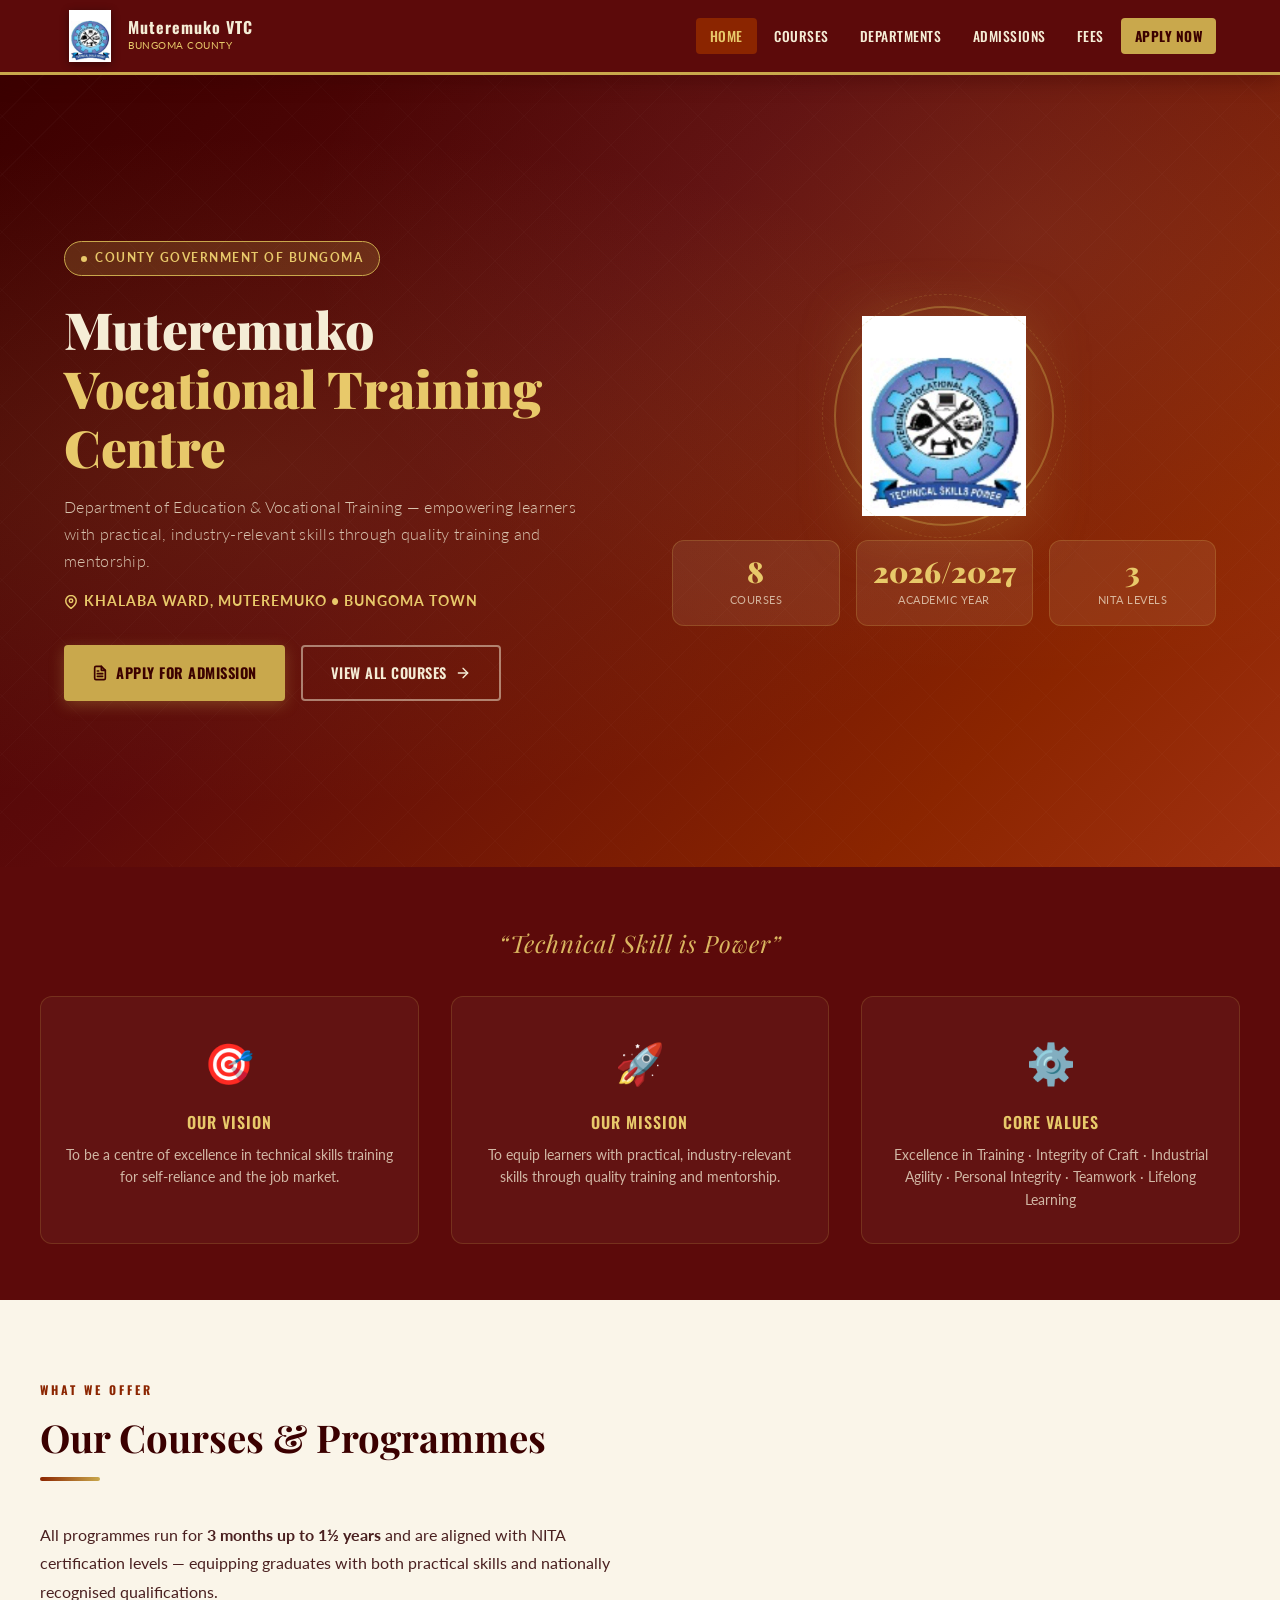
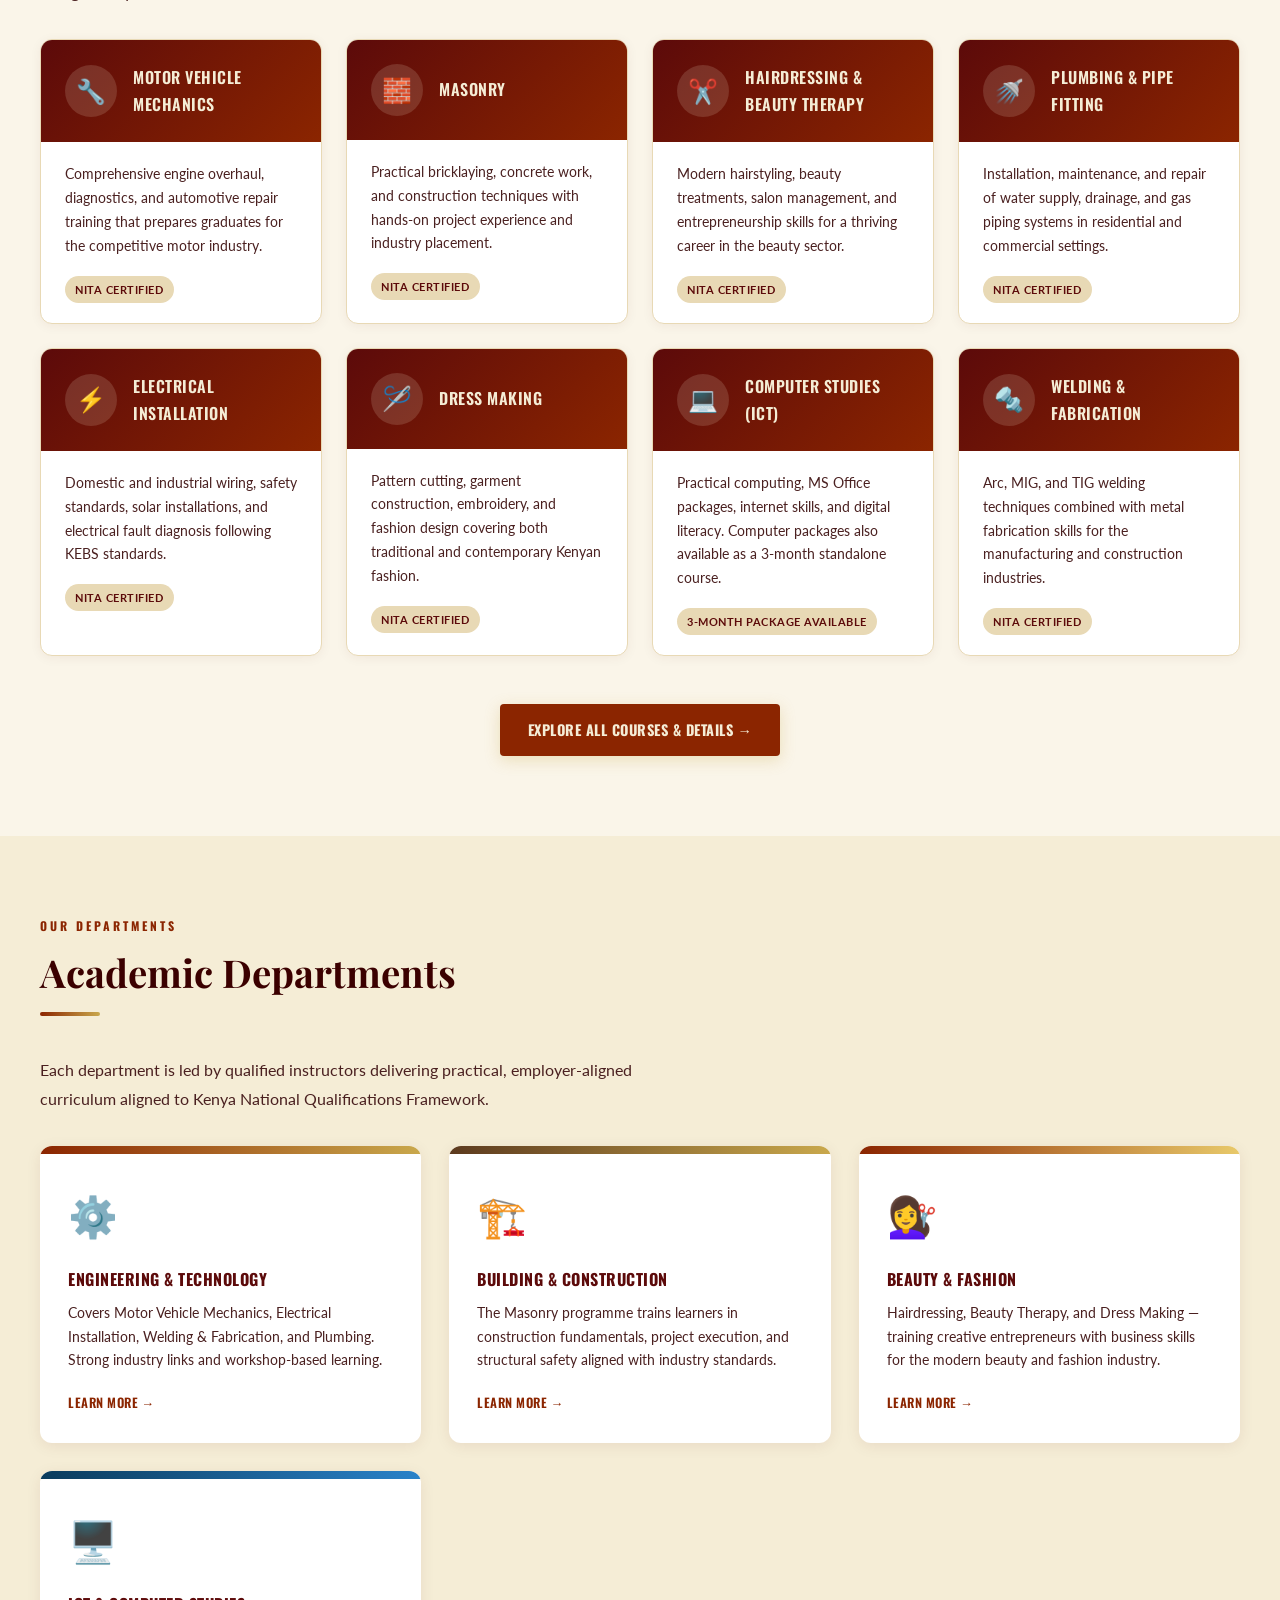
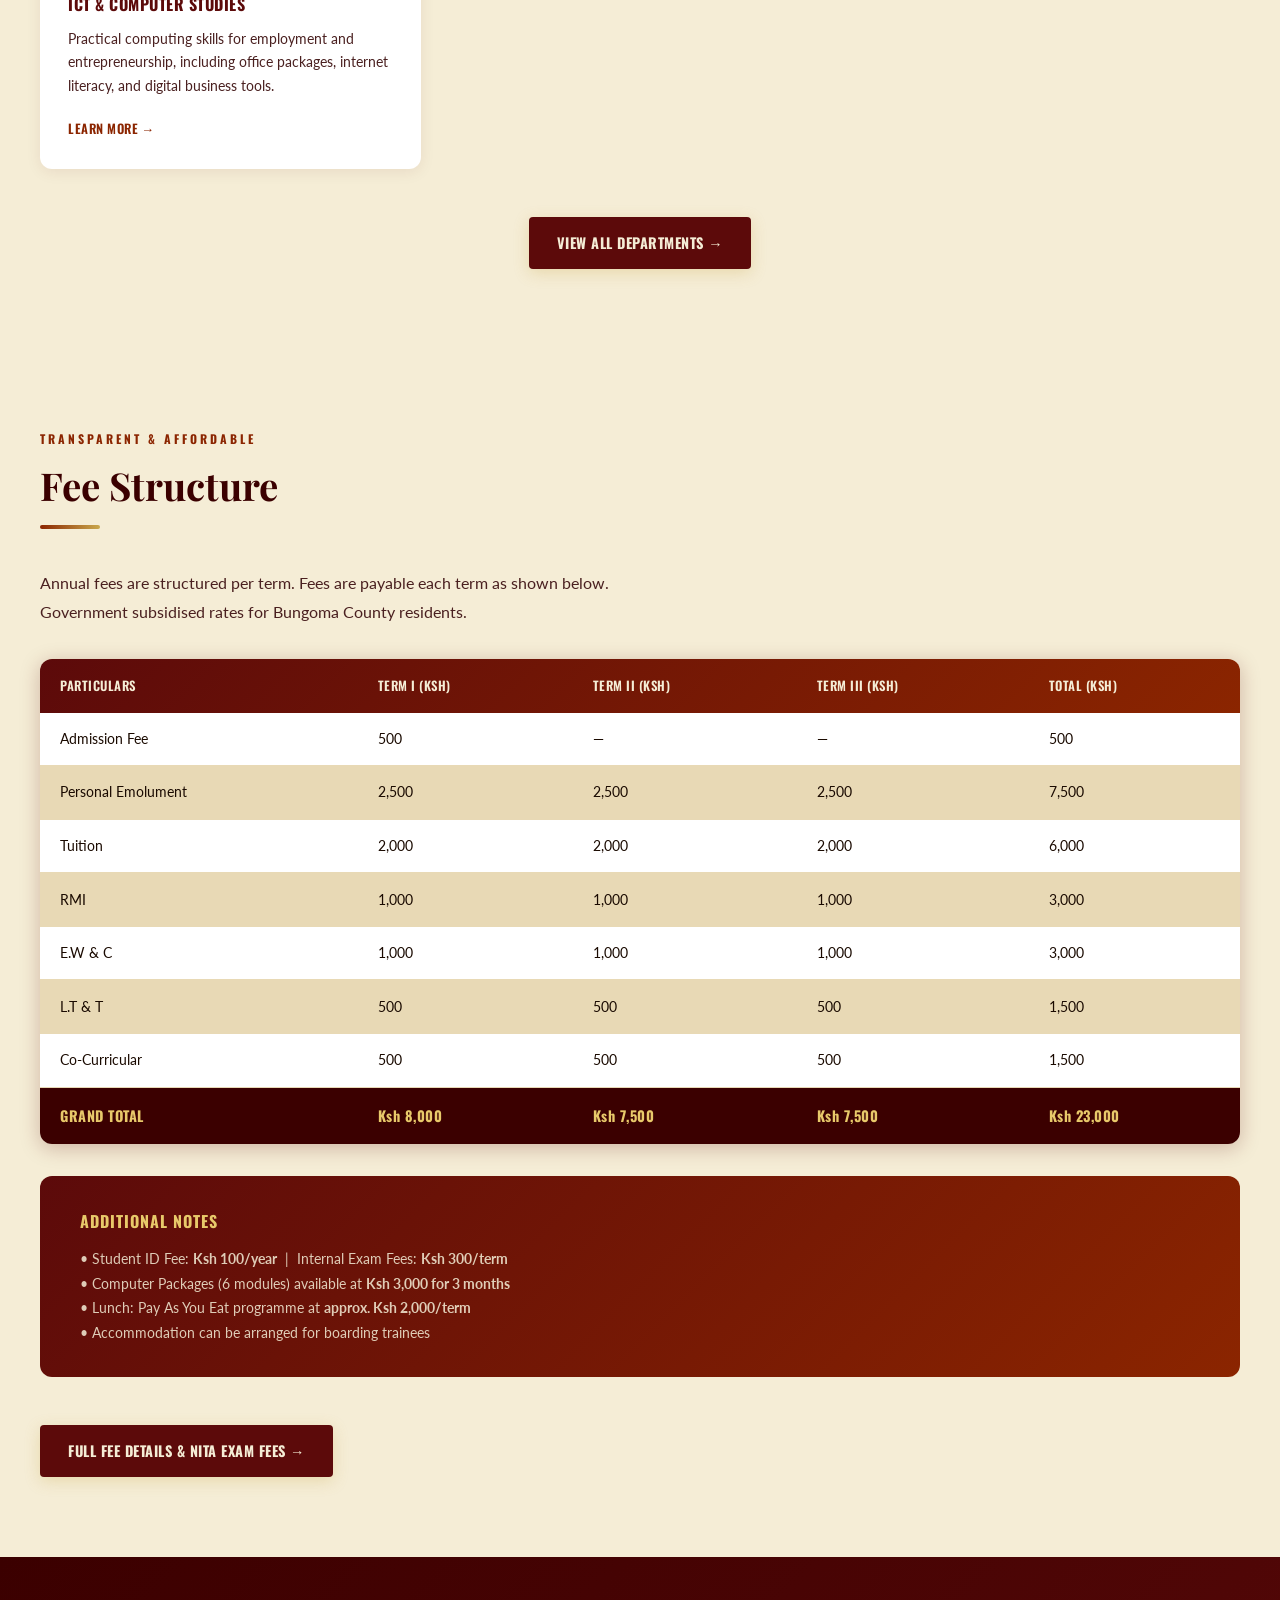
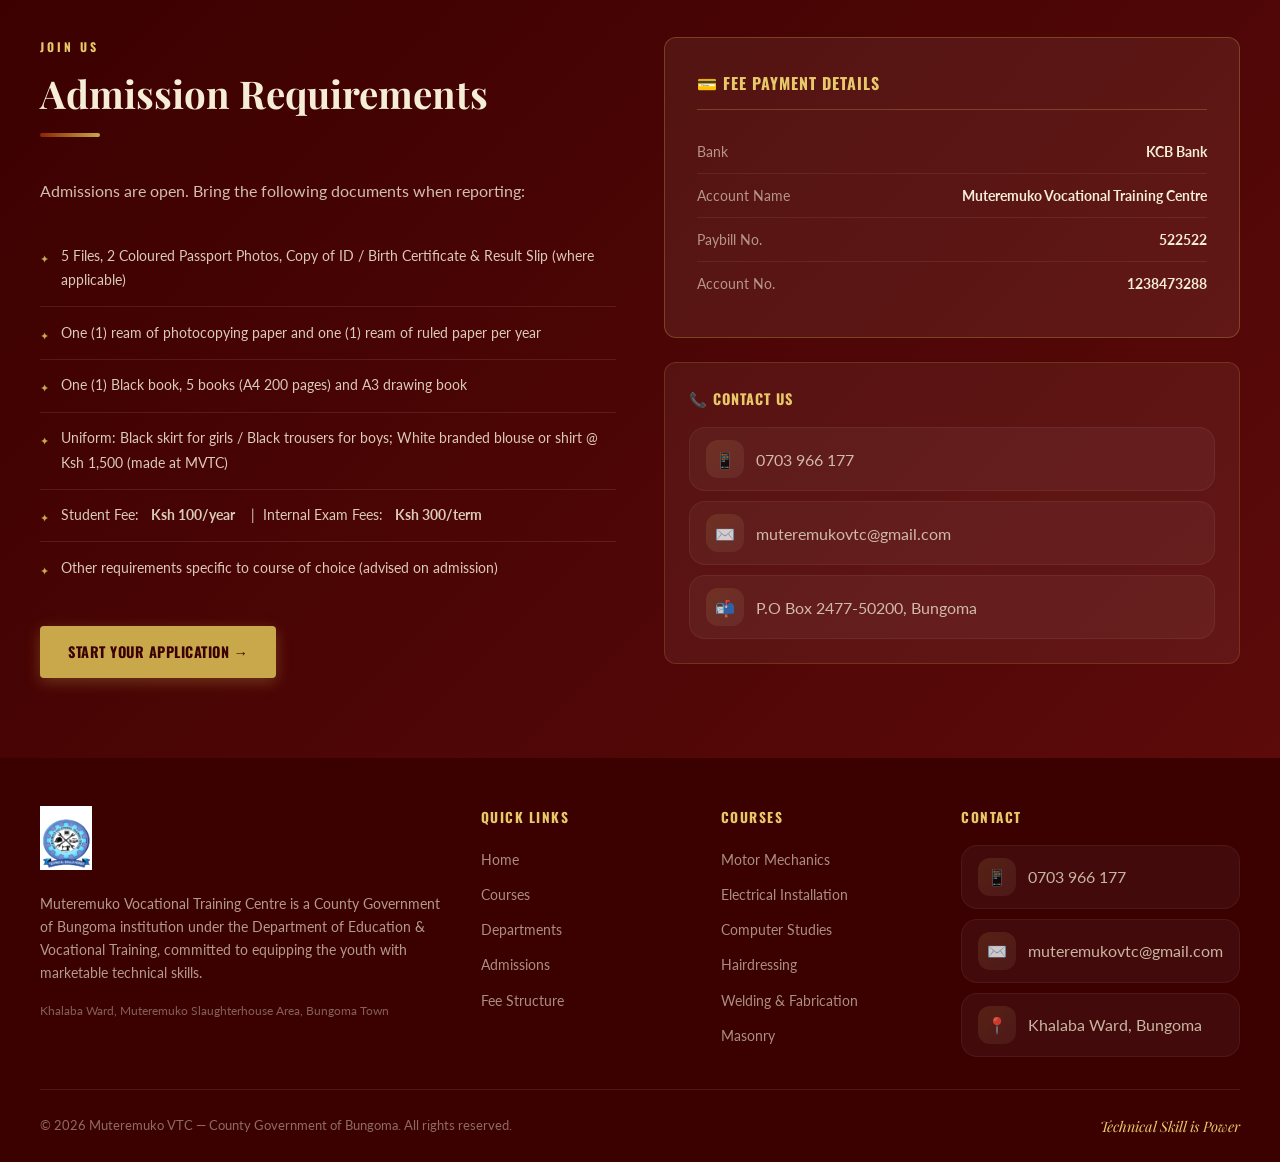
<file: index.html>
<!DOCTYPE html>
<html lang="en">
<head>
  <meta charset="UTF-8" />
  <meta name="viewport" content="width=device-width, initial-scale=1.0" />
  <title>Muteremuko VTC | Bungoma County – Technical Skills is Power</title>
  <meta name="description" content="Muteremuko Vocational Training Centre – Bungoma County's premier government vocational institution offering quality skills training in Motor Mechanics, Masonry, Hairdressing, Plumbing, ICT, and more.">
  <link rel="stylesheet" href="style.css" />
</head>
<body>

<!-- NAVBAR -->
<nav class="navbar" role="navigation" aria-label="Main Navigation">
  <div class="nav-container">
    <a href="index.html" class="nav-brand" aria-label="Muteremuko VTC Home">
      <img src="logo.jpeg" alt="Muteremuko VTC Logo" />
      <div class="nav-brand-text">
        <span class="nav-brand-name">Muteremuko VTC</span>
        <span class="nav-brand-sub">Bungoma County</span>
      </div>
    </a>
    <ul class="nav-links">
      <li><a href="index.html" class="active">Home</a></li>
      <li><a href="courses.html">Courses</a></li>
      <li><a href="departments.html">Departments</a></li>
      <li><a href="admissions.html">Admissions</a></li>
      <li><a href="fees.html">Fees</a></li>
      <li class="nav-cta"><a href="admissions.html">Apply Now</a></li>
    </ul>
    <button class="hamburger" aria-label="Toggle menu" aria-expanded="false">
      <span></span><span></span><span></span>
    </button>
  </div>
</nav>

<!-- HERO -->
<section class="hero" aria-label="Welcome Banner">
  <div class="hero-pattern" aria-hidden="true"></div>
  <div class="hero-content">
    <div class="hero-text">
      <div class="hero-badge">County Government of Bungoma</div>
      <h1 class="hero-title">
        Muteremuko<br>
        <span>Vocational Training Centre</span>
      </h1>
      <p class="hero-subtitle">
        Department of Education &amp; Vocational Training — empowering learners with practical, industry-relevant skills through quality training and mentorship.
      </p>
      <p class="hero-location">
        <svg width="14" height="14" viewBox="0 0 24 24" fill="none" stroke="currentColor" stroke-width="2.5" stroke-linecap="round" stroke-linejoin="round" aria-hidden="true"><path d="M21 10c0 7-9 13-9 13s-9-6-9-13a9 9 0 0118 0z"/><circle cx="12" cy="10" r="3"/></svg>
        Khalaba Ward, Muteremuko &bull; Bungoma Town
      </p>
      <div class="hero-actions">
        <a href="admissions.html" class="btn-primary">
          <svg width="16" height="16" viewBox="0 0 24 24" fill="none" stroke="currentColor" stroke-width="2.5" stroke-linecap="round" stroke-linejoin="round" aria-hidden="true"><path d="M14 2H6a2 2 0 00-2 2v16a2 2 0 002 2h12a2 2 0 002-2V8z"/><polyline points="14 2 14 8 20 8"/><line x1="16" y1="13" x2="8" y2="13"/><line x1="16" y1="17" x2="8" y2="17"/><polyline points="10 9 9 9 8 9"/></svg>
          Apply for Admission
        </a>
        <a href="courses.html" class="btn-secondary">
          View All Courses
          <svg width="16" height="16" viewBox="0 0 24 24" fill="none" stroke="currentColor" stroke-width="2" stroke-linecap="round" stroke-linejoin="round" aria-hidden="true"><line x1="5" y1="12" x2="19" y2="12"/><polyline points="12 5 19 12 12 19"/></svg>
        </a>
      </div>
    </div>
    <div class="hero-visual" aria-hidden="true">
      <div class="hero-logo-wrapper">
        <img src="logo.jpeg" alt="Muteremuko VTC Crest" />
      </div>
      <div class="hero-stats">
        <div class="stat-card">
          <div class="stat-number" data-count="8">0</div>
          <div class="stat-label">Courses</div>
        </div>
        <div class="stat-card">
          <div class="stat-number"><span class="auto-academic-year">2026/2027</span></div>
          <div class="stat-label">Academic Year</div>
        </div>
        <div class="stat-card">
          <div class="stat-number" data-count="3">0</div>
          <div class="stat-label">NITA Levels</div>
        </div>
      </div>
    </div>
  </div>
</section>

<!-- ABOUT STRIP -->
<div class="about-strip" aria-label="Our Mission and Values">
  <div class="about-strip-motto">“Technical Skill is Power”</div>
  <div class="about-strip-grid">
    <div class="about-strip-item reveal">
      <div class="about-strip-icon">🎯</div>
      <h3>Our Vision</h3>
      <p>To be a centre of excellence in technical skills training for self-reliance and the job market.</p>
    </div>
    <div class="about-strip-item reveal">
      <div class="about-strip-icon">🚀</div>
      <h3>Our Mission</h3>
      <p>To equip learners with practical, industry-relevant skills through quality training and mentorship.</p>
    </div>
    <div class="about-strip-item reveal">
      <div class="about-strip-icon">⚙️</div>
      <h3>Core Values</h3>
      <p>Excellence in Training · Integrity of Craft · Industrial Agility · Personal Integrity · Teamwork · Lifelong Learning</p>
    </div>
  </div>
</div>

<!-- COURSES SECTION -->
<section class="courses-section" id="courses" aria-labelledby="courses-heading">
  <div class="section-container">
    <p class="section-label reveal">What We Offer</p>
    <h2 class="section-title reveal" id="courses-heading">Our Courses &amp; Programmes</h2>
    <div class="section-divider reveal" aria-hidden="true"></div>
    <p class="section-intro reveal">
      All programmes run for <strong>3 months up to 1½ years</strong> and are aligned with NITA certification levels — equipping graduates with both practical skills and nationally recognised qualifications.
    </p>

    <div class="courses-grid">
      <a href="courses.html#motor-vehicle" class="course-card reveal">
        <div class="course-card-header">
          <div class="course-icon">🔧</div>
          <h3>Motor Vehicle Mechanics</h3>
        </div>
        <div class="course-card-body">
          <p>Comprehensive engine overhaul, diagnostics, and automotive repair training that prepares graduates for the competitive motor industry.</p>
          <span class="course-tag">NITA Certified</span>
        </div>
      </a>

      <a href="courses.html#masonry" class="course-card reveal">
        <div class="course-card-header">
          <div class="course-icon">🧱</div>
          <h3>Masonry</h3>
        </div>
        <div class="course-card-body">
          <p>Practical bricklaying, concrete work, and construction techniques with hands-on project experience and industry placement.</p>
          <span class="course-tag">NITA Certified</span>
        </div>
      </a>

      <a href="courses.html#hairdressing" class="course-card reveal">
        <div class="course-card-header">
          <div class="course-icon">✂️</div>
          <h3>Hairdressing &amp; Beauty Therapy</h3>
        </div>
        <div class="course-card-body">
          <p>Modern hairstyling, beauty treatments, salon management, and entrepreneurship skills for a thriving career in the beauty sector.</p>
          <span class="course-tag">NITA Certified</span>
        </div>
      </a>

      <a href="courses.html#plumbing" class="course-card reveal">
        <div class="course-card-header">
          <div class="course-icon">🚿</div>
          <h3>Plumbing &amp; Pipe Fitting</h3>
        </div>
        <div class="course-card-body">
          <p>Installation, maintenance, and repair of water supply, drainage, and gas piping systems in residential and commercial settings.</p>
          <span class="course-tag">NITA Certified</span>
        </div>
      </a>

      <a href="courses.html#electrical" class="course-card reveal">
        <div class="course-card-header">
          <div class="course-icon">⚡</div>
          <h3>Electrical Installation</h3>
        </div>
        <div class="course-card-body">
          <p>Domestic and industrial wiring, safety standards, solar installations, and electrical fault diagnosis following KEBS standards.</p>
          <span class="course-tag">NITA Certified</span>
        </div>
      </a>

      <a href="courses.html#dressmaking" class="course-card reveal">
        <div class="course-card-header">
          <div class="course-icon">🪡</div>
          <h3>Dress Making</h3>
        </div>
        <div class="course-card-body">
          <p>Pattern cutting, garment construction, embroidery, and fashion design covering both traditional and contemporary Kenyan fashion.</p>
          <span class="course-tag">NITA Certified</span>
        </div>
      </a>

      <a href="courses.html#ict" class="course-card reveal">
        <div class="course-card-header">
          <div class="course-icon">💻</div>
          <h3>Computer Studies (ICT)</h3>
        </div>
        <div class="course-card-body">
          <p>Practical computing, MS Office packages, internet skills, and digital literacy. Computer packages also available as a 3-month standalone course.</p>
          <span class="course-tag">3-Month Package Available</span>
        </div>
      </a>

      <a href="courses.html#welding" class="course-card reveal">
        <div class="course-card-header">
          <div class="course-icon">🔩</div>
          <h3>Welding &amp; Fabrication</h3>
        </div>
        <div class="course-card-body">
          <p>Arc, MIG, and TIG welding techniques combined with metal fabrication skills for the manufacturing and construction industries.</p>
          <span class="course-tag">NITA Certified</span>
        </div>
      </a>
    </div>

    <div class="courses-cta reveal">
      <a href="courses.html" class="btn-primary" style="background: var(--brick-red); color: var(--cream);">
        Explore All Courses &amp; Details →
      </a>
    </div>
  </div>
</section>

<!-- DEPARTMENTS PREVIEW -->
<section style="background: var(--cream); padding: 5rem 1.5rem;" aria-labelledby="dept-heading">
  <div class="section-container">
    <p class="section-label reveal">Our Departments</p>
    <h2 class="section-title reveal" id="dept-heading">Academic Departments</h2>
    <div class="section-divider reveal" aria-hidden="true"></div>
    <p class="section-intro reveal">Each department is led by qualified instructors delivering practical, employer-aligned curriculum aligned to Kenya National Qualifications Framework.</p>

    <div class="dept-grid">
      <a href="departments.html#engineering" class="dept-card reveal">
        <div class="dept-card-banner"></div>
        <div class="dept-card-body">
          <div class="dept-icon">⚙️</div>
          <h3>Engineering &amp; Technology</h3>
          <p>Covers Motor Vehicle Mechanics, Electrical Installation, Welding &amp; Fabrication, and Plumbing. Strong industry links and workshop-based learning.</p>
          <span class="dept-link">Learn More →</span>
        </div>
      </a>

      <a href="departments.html#construction" class="dept-card reveal">
        <div class="dept-card-banner" style="background: linear-gradient(to right, #5C3A1E, #C9A84C);"></div>
        <div class="dept-card-body">
          <div class="dept-icon">🏗️</div>
          <h3>Building &amp; Construction</h3>
          <p>The Masonry programme trains learners in construction fundamentals, project execution, and structural safety aligned with industry standards.</p>
          <span class="dept-link">Learn More →</span>
        </div>
      </a>

      <a href="departments.html#hospitality" class="dept-card reveal">
        <div class="dept-card-banner" style="background: linear-gradient(to right, #8B2500, #E8C96A);"></div>
        <div class="dept-card-body">
          <div class="dept-icon">💇‍♀️</div>
          <h3>Beauty &amp; Fashion</h3>
          <p>Hairdressing, Beauty Therapy, and Dress Making — training creative entrepreneurs with business skills for the modern beauty and fashion industry.</p>
          <span class="dept-link">Learn More →</span>
        </div>
      </a>

      <a href="departments.html#ict" class="dept-card reveal">
        <div class="dept-card-banner" style="background: linear-gradient(to right, #0A3B5C, #2A82C9);"></div>
        <div class="dept-card-body">
          <div class="dept-icon">🖥️</div>
          <h3>ICT &amp; Computer Studies</h3>
          <p>Practical computing skills for employment and entrepreneurship, including office packages, internet literacy, and digital business tools.</p>
          <span class="dept-link">Learn More →</span>
        </div>
      </a>
    </div>

    <div class="courses-cta reveal">
      <a href="departments.html" class="btn-primary" style="background: var(--maroon); color: var(--cream);">
        View All Departments →
      </a>
    </div>
  </div>
</section>

<!-- FEE SNAPSHOT -->
<section class="fees-section" id="fees" aria-labelledby="fees-heading">
  <div class="section-container">
    <p class="section-label reveal">Transparent &amp; Affordable</p>
    <h2 class="section-title reveal" id="fees-heading">Fee Structure</h2>
    <div class="section-divider reveal" aria-hidden="true"></div>
    <p class="section-intro reveal">Annual fees are structured per term. Fees are payable each term as shown below. Government subsidised rates for Bungoma County residents.</p>

    <div class="fee-table-wrapper reveal">
      <table class="fee-table" aria-label="Annual Fee Structure">
        <thead>
          <tr>
            <th>Particulars</th>
            <th>Term I (Ksh)</th>
            <th>Term II (Ksh)</th>
            <th>Term III (Ksh)</th>
            <th>Total (Ksh)</th>
          </tr>
        </thead>
        <tbody>
          <tr><td>Admission Fee</td><td>500</td><td>—</td><td>—</td><td>500</td></tr>
          <tr><td>Personal Emolument</td><td>2,500</td><td>2,500</td><td>2,500</td><td>7,500</td></tr>
          <tr><td>Tuition</td><td>2,000</td><td>2,000</td><td>2,000</td><td>6,000</td></tr>
          <tr><td>RMI</td><td>1,000</td><td>1,000</td><td>1,000</td><td>3,000</td></tr>
          <tr><td>E.W &amp; C</td><td>1,000</td><td>1,000</td><td>1,000</td><td>3,000</td></tr>
          <tr><td>L.T &amp; T</td><td>500</td><td>500</td><td>500</td><td>1,500</td></tr>
          <tr><td>Co-Curricular</td><td>500</td><td>500</td><td>500</td><td>1,500</td></tr>
        </tbody>
        <tfoot>
          <tr>
            <td>GRAND TOTAL</td>
            <td>Ksh 8,000</td>
            <td>Ksh 7,500</td>
            <td>Ksh 7,500</td>
            <td>Ksh 23,000</td>
          </tr>
        </tfoot>
      </table>
    </div>

    <div style="margin-top: 1.5rem;" class="reveal">
      <div class="highlight-box">
        <h3>Additional Notes</h3>
        <p>
          • Student ID Fee: <strong>Ksh 100/year</strong> &nbsp;|&nbsp; Internal Exam Fees: <strong>Ksh 300/term</strong><br>
          • Computer Packages (6 modules) available at <strong>Ksh 3,000 for 3 months</strong><br>
          • Lunch: Pay As You Eat programme at <strong>approx. Ksh 2,000/term</strong><br>
          • Accommodation can be arranged for boarding trainees
        </p>
      </div>
    </div>

    <div class="courses-cta reveal" style="text-align: left;">
      <a href="fees.html" class="btn-primary" style="background: var(--maroon); color: var(--cream);">Full Fee Details &amp; NITA Exam Fees →</a>
    </div>
  </div>
</section>

<!-- ADMISSION CTA -->
<section class="admission-section" id="admissions" aria-labelledby="admissions-heading">
  <div class="section-container">
    <div style="display: grid; grid-template-columns: 1fr 1fr; gap: 3rem; align-items: start;">
      <div>
        <p class="section-label reveal">Join Us</p>
        <h2 class="section-title reveal" id="admissions-heading">Admission Requirements</h2>
        <div class="section-divider reveal" aria-hidden="true"></div>
        <p class="section-intro reveal">Admissions are open. Bring the following documents when reporting:</p>

        <ul class="req-list reveal" style="margin-top: 1.5rem;">
          <li>5 Files, 2 Coloured Passport Photos, Copy of ID / Birth Certificate &amp; Result Slip (where applicable)</li>
          <li>One (1) ream of photocopying paper and one (1) ream of ruled paper per year</li>
          <li>One (1) Black book, 5 books (A4 200 pages) and A3 drawing book</li>
          <li>Uniform: Black skirt for girls / Black trousers for boys; White branded blouse or shirt @ Ksh 1,500 (made at MVTC)</li>
          <li>Student Fee: <strong>Ksh 100/year</strong> &nbsp;|&nbsp; Internal Exam Fees: <strong>Ksh 300/term</strong></li>
          <li>Other requirements specific to course of choice (advised on admission)</li>
        </ul>

        <div style="margin-top: 2rem;" class="reveal">
          <a href="admissions.html" class="btn-primary">Start Your Application →</a>
        </div>
      </div>
      <div class="reveal">
        <div class="bank-details">
          <h3>💳 Fee Payment Details</h3>
          <div class="bank-row"><span class="bank-label">Bank</span><span class="bank-value">KCB Bank</span></div>
          <div class="bank-row"><span class="bank-label">Account Name</span><span class="bank-value">Muteremuko Vocational Training Centre</span></div>
          <div class="bank-row"><span class="bank-label">Paybill No.</span><span class="bank-value">522522</span></div>
          <div class="bank-row"><span class="bank-label">Account No.</span><span class="bank-value">1238473288</span></div>
        </div>

        <div style="margin-top: 1.5rem; background: rgba(245,237,214,0.06); border: 1px solid rgba(201,168,76,0.2); border-radius: 12px; padding: 1.5rem;">
          <h3 style="font-family: var(--font-heading); color: var(--gold-light); text-transform: uppercase; font-size: 0.9rem; letter-spacing: 1px; margin-bottom: 1rem;">📞 Contact Us</h3>
          <div class="footer-contact-list">
            <a href="https://wa.me/2540703966177" target="_blank" class="footer-contact-item">
              <span class="footer-icon">📱</span>
              <span>0703 966 177</span>
            </a>
            <a href="https://mail.google.com/mail/?view=cm&to=muteremukovtc@gmail.com" target="_blank" class="footer-contact-item">
              <span class="footer-icon">✉️</span>
              <span>muteremukovtc@gmail.com</span>
            </a>
            <a href="https://www.google.com/maps/search/?api=1&query=Muteremuko+VTC+Bungoma" target="_blank" class="footer-contact-item">
              <span class="footer-icon">📬</span>
              <span>P.O Box 2477-50200, Bungoma</span>
            </a>
          </div>
        </div>
      </div>
    </div>
  </div>
</section>

<!-- FOOTER -->
<footer>
  <div class="footer-grid">
    <div class="footer-brand">
      <img src="logo.jpeg" alt="Muteremuko VTC Logo" />
      <p>
        Muteremuko Vocational Training Centre is a County Government of Bungoma institution under the Department of Education &amp; Vocational Training, committed to equipping the youth with marketable technical skills.
      </p>
      <p style="margin-top: 1rem; color: rgba(245,237,214,0.4); font-size: 0.75rem;">
        Khalaba Ward, Muteremuko Slaughterhouse Area, Bungoma Town
      </p>
    </div>
    <div class="footer-col">
      <h4>Quick Links</h4>
      <ul>
        <li><a href="index.html">Home</a></li>
        <li><a href="courses.html">Courses</a></li>
        <li><a href="departments.html">Departments</a></li>
        <li><a href="admissions.html">Admissions</a></li>
        <li><a href="fees.html">Fee Structure</a></li>
      </ul>
    </div>
    <div class="footer-col">
      <h4>Courses</h4>
      <ul>
        <li><a href="courses.html#motor-vehicle">Motor Mechanics</a></li>
        <li><a href="courses.html#electrical">Electrical Installation</a></li>
        <li><a href="courses.html#ict">Computer Studies</a></li>
        <li><a href="courses.html#hairdressing">Hairdressing</a></li>
        <li><a href="courses.html#welding">Welding &amp; Fabrication</a></li>
        <li><a href="courses.html#masonry">Masonry</a></li>
      </ul>
    </div>
    <div class="footer-col">
      <h4>Contact</h4>
      <div class="footer-contact-list">
        <a href="https://wa.me/2540703966177" target="_blank" class="footer-contact-item">
          <span class="footer-icon">📱</span>
          <span>0703 966 177</span>
        </a>
        <a href="https://mail.google.com/mail/?view=cm&to=muteremukovtc@gmail.com" target="_blank" class="footer-contact-item">
          <span class="footer-icon">✉️</span>
          <span>muteremukovtc@gmail.com</span>
        </a>
        <a href="https://www.google.com/maps/search/?api=1&query=Muteremuko+VTC+Bungoma" target="_blank" class="footer-contact-item">
          <span class="footer-icon">📍</span>
          <span>Khalaba Ward, Bungoma</span>
        </a>
      </div>
    </div>
  </div>
  <div class="footer-bottom">
    <p>&copy; <span class="auto-year">2026</span> Muteremuko VTC &mdash; County Government of Bungoma. All rights reserved.</p>
    <p class="footer-motto">Technical Skill is Power</p>
  </div>
</footer>

<!-- Back to Top -->
<button class="back-to-top" aria-label="Back to top">&#8593;</button>

<script src="main.js"></script>
</body>
</html>
</file>
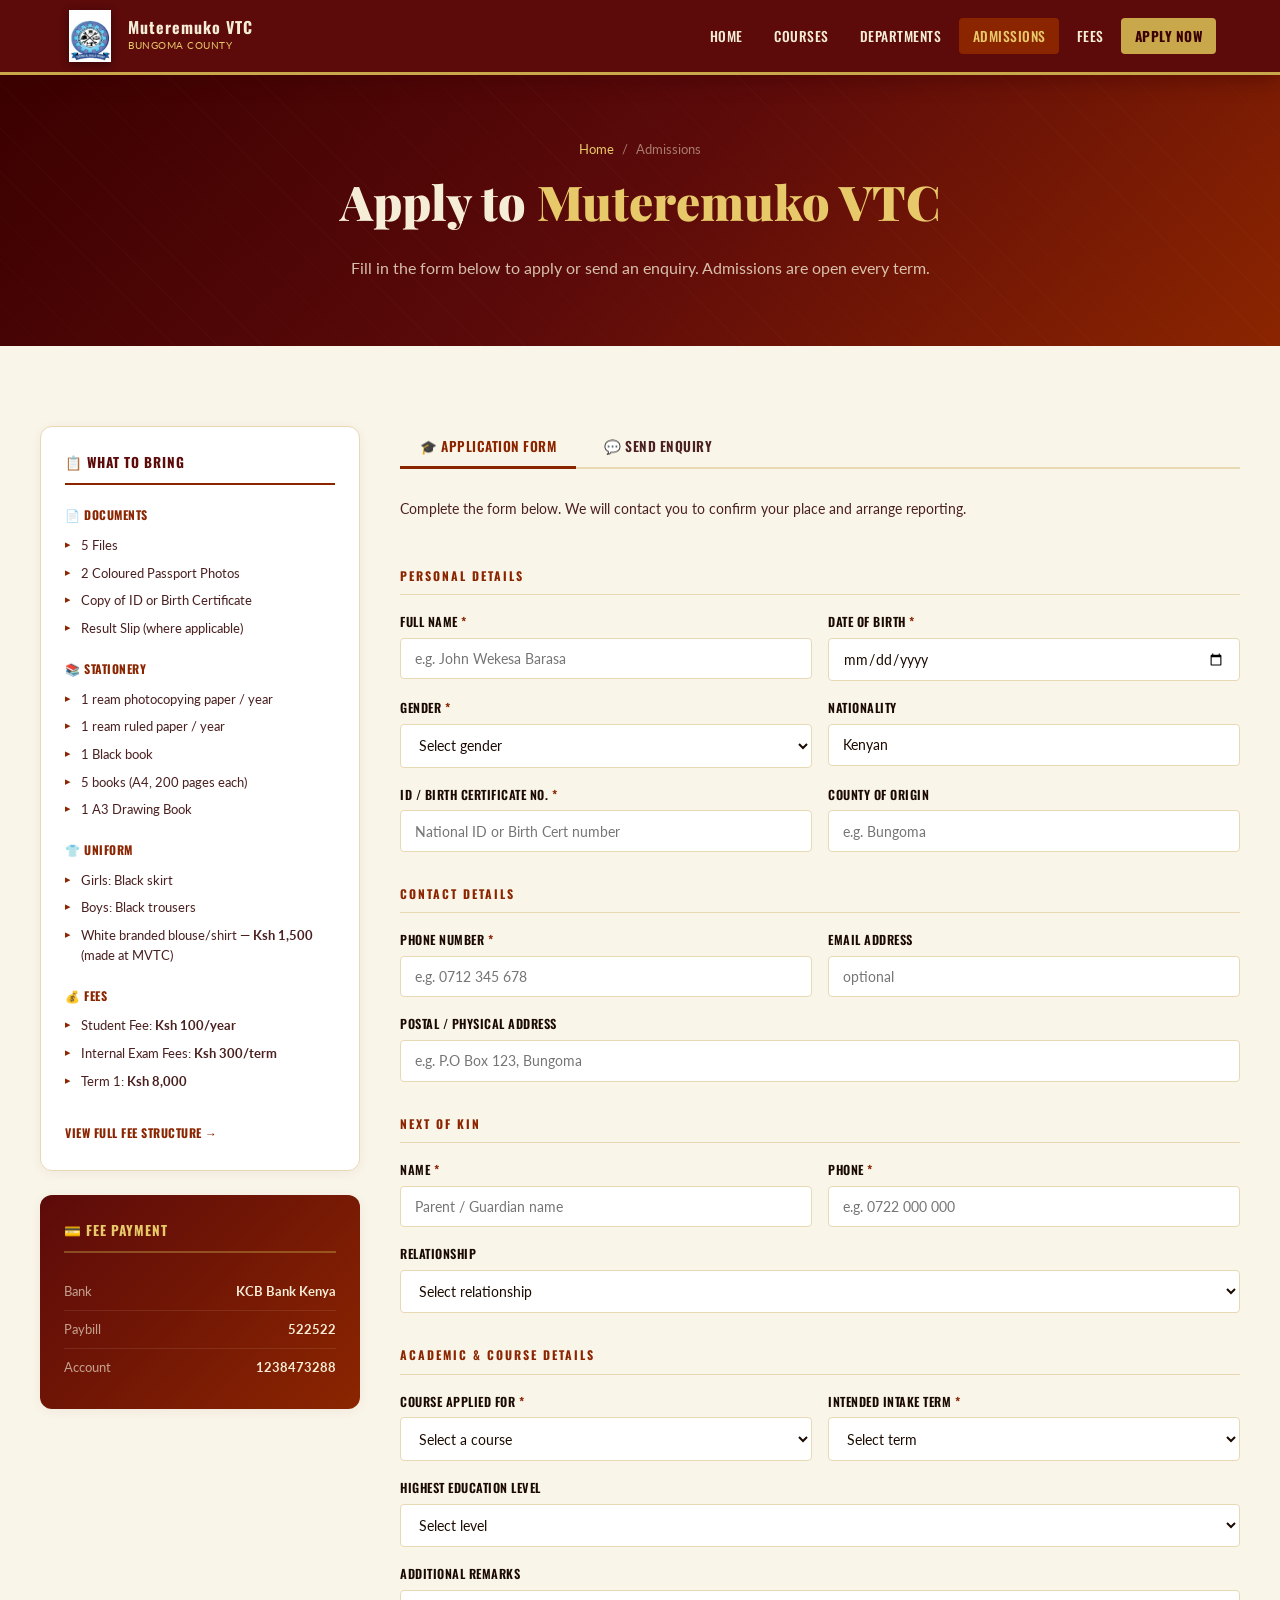
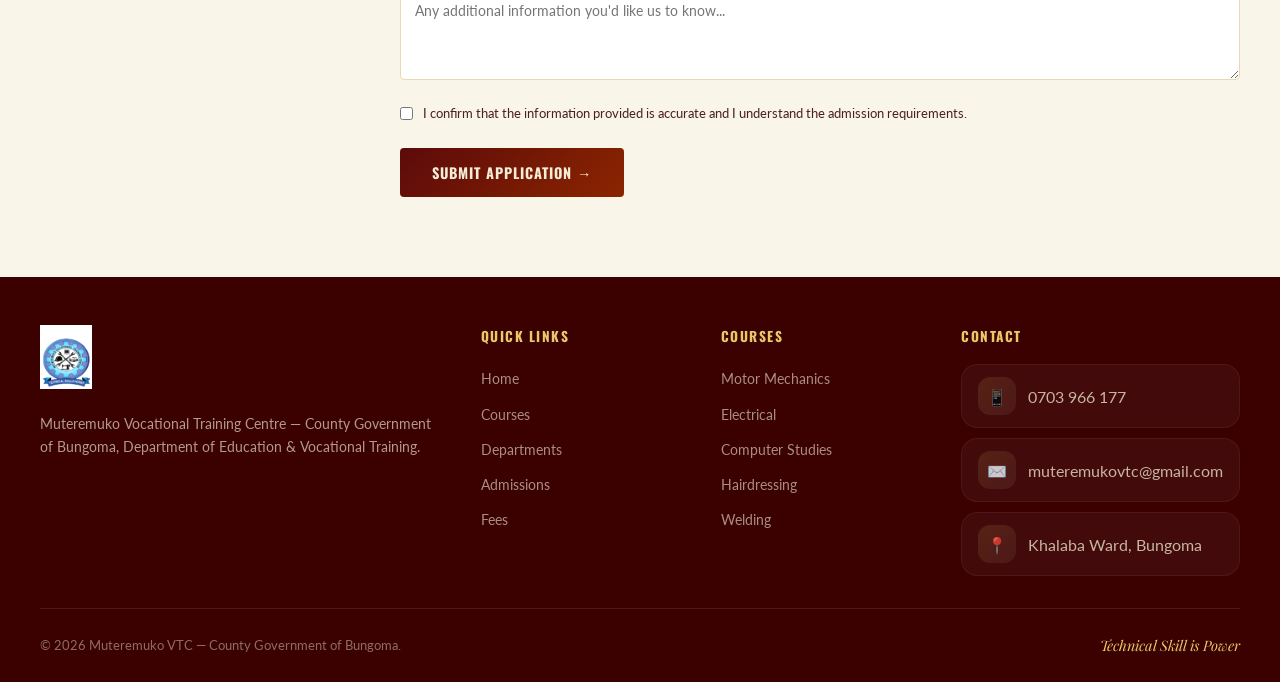
<file: admissions.html>
<!DOCTYPE html>
<html lang="en">
<head>
  <meta charset="UTF-8" />
  <meta name="viewport" content="width=device-width, initial-scale=1.0" />
  <title>Admissions | Muteremuko VTC – Bungoma County</title>
  <meta name="description" content="Apply to Muteremuko VTC. Fill in the admission form or send an enquiry online.">
  <link rel="stylesheet" href="style.css" />
</head>
<body>

<nav class="navbar" role="navigation">
  <div class="nav-container">
    <a href="index.html" class="nav-brand">
      <img src="logo.jpeg" alt="Muteremuko VTC Logo" />
      <div class="nav-brand-text">
        <span class="nav-brand-name">Muteremuko VTC</span>
        <span class="nav-brand-sub">Bungoma County</span>
      </div>
    </a>
    <ul class="nav-links">
      <li><a href="index.html">Home</a></li>
      <li><a href="courses.html">Courses</a></li>
      <li><a href="departments.html">Departments</a></li>
      <li><a href="admissions.html" class="active">Admissions</a></li>
      <li><a href="fees.html">Fees</a></li>
      <li class="nav-cta"><a href="admissions.html">Apply Now</a></li>
    </ul>
    <button class="hamburger" aria-label="Toggle menu"><span></span><span></span><span></span></button>
  </div>
</nav>

<div class="page-hero">
  <div class="page-hero-content">
    <div class="breadcrumb"><a href="index.html">Home</a> <span>/</span> <span>Admissions</span></div>
    <h1>Apply to <span>Muteremuko VTC</span></h1>
    <p>Fill in the form below to apply or send an enquiry. Admissions are open every term.</p>
  </div>
</div>

<section class="page-section">
  <div class="section-container">

    <div class="adm-layout">

      <!-- LEFT: Requirements sidebar -->
      <aside class="adm-sidebar reveal">

        <div class="adm-req-box">
          <h3>📋 What to Bring</h3>
          <div class="adm-req-group">
            <h4>📄 Documents</h4>
            <ul>
              <li>5 Files</li>
              <li>2 Coloured Passport Photos</li>
              <li>Copy of ID or Birth Certificate</li>
              <li>Result Slip (where applicable)</li>
            </ul>
          </div>
          <div class="adm-req-group">
            <h4>📚 Stationery</h4>
            <ul>
              <li>1 ream photocopying paper / year</li>
              <li>1 ream ruled paper / year</li>
              <li>1 Black book</li>
              <li>5 books (A4, 200 pages each)</li>
              <li>1 A3 Drawing Book</li>
            </ul>
          </div>
          <div class="adm-req-group">
            <h4>👕 Uniform</h4>
            <ul>
              <li>Girls: Black skirt</li>
              <li>Boys: Black trousers</li>
              <li>White branded blouse/shirt — <strong>Ksh 1,500</strong> (made at MVTC)</li>
            </ul>
          </div>
          <div class="adm-req-group">
            <h4>💰 Fees</h4>
            <ul>
              <li>Student Fee: <strong>Ksh 100/year</strong></li>
              <li>Internal Exam Fees: <strong>Ksh 300/term</strong></li>
              <li>Term 1: <strong>Ksh 8,000</strong></li>
            </ul>
          </div>
          <a href="fees.html" class="adm-req-link">View full fee structure →</a>
        </div>

        <div class="adm-req-box adm-payment-box">
          <h3>💳 Fee Payment</h3>
          <div class="adm-pay-row"><span>Bank</span><strong>KCB Bank Kenya</strong></div>
          <div class="adm-pay-row"><span>Paybill</span><strong>522522</strong></div>
          <div class="adm-pay-row"><span>Account</span><strong>1238473288</strong></div>
        </div>

      </aside>

      <!-- RIGHT: Forms -->
      <div class="adm-forms">

        <!-- Tabs -->
        <div class="adm-tabs">
          <button class="adm-tab active" data-tab="apply">🎓 Application Form</button>
          <button class="adm-tab" data-tab="enquiry">💬 Send Enquiry</button>
        </div>

        <!-- APPLICATION FORM -->
        <div class="adm-form-panel active" id="tab-apply">
          <p class="adm-form-intro">Complete the form below. We will contact you to confirm your place and arrange reporting.</p>
            <input type="hidden" name="_subject" value="New Admission Application – Muteremuko VTC" />

            <!-- APPLICATION SUMMARY (shown after submit) -->
          <div class="app-summary" id="app-summary" style="display:none;">
            <div class="app-summary-header">
              <span class="app-summary-icon">🎓</span>
              <div>
                <div class="app-summary-title">Application Submitted!</div>
                <div class="app-summary-sub">Please complete your admission fee payment below.</div>
              </div>
            </div>
            <div class="app-summary-body">
              <div class="app-summary-row"><span>Name</span><strong id="sum-name">—</strong></div>
              <div class="app-summary-row"><span>Course</span><strong id="sum-course">—</strong></div>
              <div class="app-summary-row"><span>Intake</span><strong id="sum-intake">—</strong></div>
              <div class="app-summary-row"><span>Phone</span><strong id="sum-phone">—</strong></div>
              <div class="app-summary-row app-summary-ref"><span>Application ID</span><strong id="sum-ref">—</strong></div>
            </div>

            <div class="app-payment-step">
              <div class="app-payment-label">💳 Step 2 — Pay Admission Fee</div>
              <div class="app-payment-amount">Ksh 500 <span>Admission Fee</span></div>

              <!-- Payment method selector -->
              <div class="pay-method-tabs">
                <button type="button" class="pay-method-btn active" data-method="mpesa">📱 M-Pesa</button>
                <button type="button" class="pay-method-btn" data-method="kcb">🏦 KCB Paybill</button>
              </div>

              <!-- M-Pesa panel -->
              <div class="pay-panel active" id="pay-mpesa">
                <div class="kcb-payment-card">
                  <div class="kcb-bank-header" style="background:linear-gradient(135deg,#4CAF50,#2e7d32);">
                    <span class="kcb-logo">📱</span>
                    <div>
                      <div class="kcb-bank-name">M-Pesa</div>
                      <div class="kcb-bank-sub">Send Money directly to MVTC</div>
                    </div>
                  </div>
                  <div class="kcb-details">
                    <div class="kcb-row">
                      <span>Send to Number</span>
                      <strong class="kcb-val">0703 966 177</strong>
                      <button type="button" class="kcb-copy-btn" data-copy="0703966177">Copy</button>
                    </div>
                    <div class="kcb-row"><span>Amount</span><strong class="kcb-val">Ksh 500</strong></div>
                  </div>
                  <div class="kcb-instructions">
                    <div class="kcb-step"><span>1</span> Go to M-Pesa → Send Money</div>
                    <div class="kcb-step"><span>2</span> Enter number: <strong>0703 966 177</strong></div>
                    <div class="kcb-step"><span>3</span> Amount: <strong>Ksh 500</strong> → Enter PIN → Send</div>
                    <div class="kcb-step"><span>4</span> Copy the <strong>M-Pesa confirmation code</strong> from the SMS you receive and paste it below</div>
                  </div>
                </div>
              </div>

              <!-- KCB Paybill panel -->
              <div class="pay-panel" id="pay-kcb">
                <div class="kcb-payment-card">
                  <div class="kcb-bank-header">
                    <span class="kcb-logo">🏦</span>
                    <div>
                      <div class="kcb-bank-name">KCB Bank Kenya — Paybill</div>
                      <div class="kcb-bank-sub">Muteremuko Vocational Training Centre</div>
                    </div>
                  </div>
                  <div class="kcb-details">
                    <div class="kcb-row">
                      <span>Paybill Number</span>
                      <strong class="kcb-val">522522</strong>
                      <button type="button" class="kcb-copy-btn" data-copy="522522">Copy</button>
                    </div>
                    <div class="kcb-row">
                      <span>Account Number</span>
                      <strong class="kcb-val">1238473288</strong>
                      <button type="button" class="kcb-copy-btn" data-copy="1238473288">Copy</button>
                    </div>
                    <div class="kcb-row"><span>Amount</span><strong class="kcb-val">Ksh 500</strong></div>
                  </div>
                  <div class="kcb-instructions">
                    <div class="kcb-step"><span>1</span> Go to M-Pesa → Lipa na M-Pesa → Pay Bill</div>
                    <div class="kcb-step"><span>2</span> Business No: <strong>522522</strong></div>
                    <div class="kcb-step"><span>3</span> Account No: <strong>1238473288</strong></div>
                    <div class="kcb-step"><span>4</span> Amount: <strong>Ksh 500</strong> → Enter PIN → Send</div>
                    <div class="kcb-step"><span>5</span> Copy the <strong>M-Pesa confirmation code</strong> from the SMS and paste it below</div>
                  </div>
                </div>
              </div>

              <!-- Confirmation code submission -->
              <div class="pay-confirm-form">
                <label class="pay-confirm-label" for="pay-confirm-code">📋 Paste M-Pesa Confirmation Code <span class="req-star">*</span></label>
                <textarea id="pay-confirm-code" class="pay-confirm-input" placeholder="Paste your M-Pesa confirmation message here..."></textarea>
                <p class="pay-confirm-hint">This is the code in the SMS sent to your phone after payment. We will use it to verify your payment.</p>
                <button type="button" class="adm-submit-btn" id="pay-submit-btn">Submit Payment Confirmation →</button>
              </div>

              <!-- Payment confirmed card (shown after confirmation submitted) -->
              <div class="pay-done-card" id="pay-done-card" style="display:none;">
                <div class="pay-done-icon">🎉</div>
                <div class="pay-done-title">Payment Confirmation Received!</div>
                <p class="pay-done-msg">Your confirmation code has been sent to MVTC. We will verify your payment and contact you within <strong>1 business day</strong> to confirm your admission.</p>
                <div class="pay-done-contacts">
                  <a href="https://wa.me/2540703966177" target="_blank" class="kcb-whatsapp-btn">📲 Follow up on WhatsApp</a>
                  <a href="mailto:muteremukovtc@gmail.com" class="kcb-new-app-btn" style="text-decoration:none;display:inline-flex;align-items:center;">✉️ Email Us</a>
                </div>
              </div>

              <button type="button" class="kcb-new-app-btn" id="new-app-btn" style="margin-top:1.25rem;">Submit Another Application</button>
            </div>
          </div>

          <form class="adm-form" id="adm-main-form">

            <div class="form-section-label">Personal Details</div>
            <div class="form-row">
              <div class="form-group">
                <label for="full-name">Full Name <span class="req-star">*</span></label>
                <input type="text" id="full-name" name="full_name" placeholder="e.g. John Wekesa Barasa" required />
              </div>
              <div class="form-group">
                <label for="dob">Date of Birth <span class="req-star">*</span></label>
                <input type="date" id="dob" name="date_of_birth" required />
              </div>
            </div>
            <div class="form-row">
              <div class="form-group">
                <label for="gender">Gender <span class="req-star">*</span></label>
                <select id="gender" name="gender" required>
                  <option value="" disabled selected>Select gender</option>
                  <option>Male</option>
                  <option>Female</option>
                </select>
              </div>
              <div class="form-group">
                <label for="nationality">Nationality</label>
                <input type="text" id="nationality" name="nationality" placeholder="e.g. Kenyan" value="Kenyan" />
              </div>
            </div>
            <div class="form-row">
              <div class="form-group">
                <label for="id-number">ID / Birth Certificate No. <span class="req-star">*</span></label>
                <input type="text" id="id-number" name="id_number" placeholder="National ID or Birth Cert number" required />
              </div>
              <div class="form-group">
                <label for="county">County of Origin</label>
                <input type="text" id="county" name="county" placeholder="e.g. Bungoma" />
              </div>
            </div>

            <div class="form-section-label">Contact Details</div>
            <div class="form-row">
              <div class="form-group">
                <label for="phone">Phone Number <span class="req-star">*</span></label>
                <input type="tel" id="phone" name="phone" placeholder="e.g. 0712 345 678" required />
              </div>
              <div class="form-group">
                <label for="email">Email Address</label>
                <input type="email" id="email" name="email" placeholder="optional" />
              </div>
            </div>
            <div class="form-group">
              <label for="address">Postal / Physical Address</label>
              <input type="text" id="address" name="address" placeholder="e.g. P.O Box 123, Bungoma" />
            </div>

            <div class="form-section-label">Next of Kin</div>
            <div class="form-row">
              <div class="form-group">
                <label for="kin-name">Name <span class="req-star">*</span></label>
                <input type="text" id="kin-name" name="kin_name" placeholder="Parent / Guardian name" required />
              </div>
              <div class="form-group">
                <label for="kin-phone">Phone <span class="req-star">*</span></label>
                <input type="tel" id="kin-phone" name="kin_phone" placeholder="e.g. 0722 000 000" required />
              </div>
            </div>
            <div class="form-group">
              <label for="kin-relation">Relationship</label>
              <select id="kin-relation" name="kin_relation">
                <option value="" disabled selected>Select relationship</option>
                <option>Parent</option>
                <option>Guardian</option>
                <option>Sibling</option>
                <option>Spouse</option>
                <option>Other</option>
              </select>
            </div>

            <div class="form-section-label">Academic &amp; Course Details</div>
            <div class="form-row">
              <div class="form-group">
                <label for="course">Course Applied For <span class="req-star">*</span></label>
                <select id="course" name="course" required>
                  <option value="" disabled selected>Select a course</option>
                  <option>Motor Vehicle Mechanics</option>
                  <option>Masonry</option>
                  <option>Hairdressing &amp; Beauty Therapy</option>
                  <option>Plumbing &amp; Pipe Fitting</option>
                  <option>Electrical Installation</option>
                  <option>Dress Making</option>
                  <option>Computer Studies (ICT)</option>
                  <option>Welding &amp; Fabrication</option>
                  <option>Computer Packages (3 months)</option>
                </select>
              </div>
              <div class="form-group">
                <label for="intake">Intended Intake Term <span class="req-star">*</span></label>
                <select id="intake" name="intake" required>
                  <option value="" disabled selected>Select term</option>
                  <option>Term 1 (January)</option>
                  <option>Term 2 (May)</option>
                  <option>Term 3 (September)</option>
                </select>
              </div>
            </div>
            <div class="form-group">
              <label for="education">Highest Education Level</label>
              <select id="education" name="education">
                <option value="" disabled selected>Select level</option>
                <option>Primary (KCPE)</option>
                <option>Secondary (KCSE)</option>
                <option>Certificate</option>
                <option>Diploma</option>
                <option>Other</option>
              </select>
            </div>
            <div class="form-group">
              <label for="remarks">Additional Remarks</label>
              <textarea id="remarks" name="remarks" rows="3" placeholder="Any additional information you'd like us to know..."></textarea>
            </div>

            <div class="form-check">
              <input type="checkbox" id="confirm" name="confirm" required />
              <label for="confirm">I confirm that the information provided is accurate and I understand the admission requirements.</label>
            </div>

            <button type="submit" class="adm-submit-btn">Submit Application →</button>
          </form>
        </div>

        <!-- ENQUIRY FORM -->
        <div class="adm-form-panel" id="tab-enquiry">
          <p class="adm-form-intro">Have a question before applying? Send us a message and we'll get back to you as soon as possible.</p>
          <form class="adm-form" action="https://formspree.io/f/xpqnjkzd" method="POST">
            <input type="hidden" name="_subject" value="Admissions Enquiry – Muteremuko VTC" />

            <div class="form-row">
              <div class="form-group">
                <label for="enq-name">Your Name <span class="req-star">*</span></label>
                <input type="text" id="enq-name" name="name" placeholder="Full name" required />
              </div>
              <div class="form-group">
                <label for="enq-phone">Phone Number <span class="req-star">*</span></label>
                <input type="tel" id="enq-phone" name="phone" placeholder="e.g. 0712 345 678" required />
              </div>
            </div>
            <div class="form-group">
              <label for="enq-email">Email Address</label>
              <input type="email" id="enq-email" name="email" placeholder="optional" />
            </div>
            <div class="form-group">
              <label for="enq-course">Course of Interest</label>
              <select id="enq-course" name="course">
                <option value="" disabled selected>Select a course (optional)</option>
                <option>Motor Vehicle Mechanics</option>
                <option>Masonry</option>
                <option>Hairdressing &amp; Beauty Therapy</option>
                <option>Plumbing &amp; Pipe Fitting</option>
                <option>Electrical Installation</option>
                <option>Dress Making</option>
                <option>Computer Studies (ICT)</option>
                <option>Welding &amp; Fabrication</option>
                <option>Computer Packages (3 months)</option>
                <option>General Enquiry</option>
              </select>
            </div>
            <div class="form-group">
              <label for="enq-message">Your Message <span class="req-star">*</span></label>
              <textarea id="enq-message" name="message" rows="5" placeholder="Type your question or message here..." required></textarea>
            </div>

            <button type="submit" class="adm-submit-btn">Send Enquiry →</button>
          </form>
        </div>

      </div>
    </div>

  </div>
</section>

<footer>
  <div class="footer-grid">
    <div class="footer-brand">
      <img src="logo.jpeg" alt="Muteremuko VTC Logo" />
      <p>Muteremuko Vocational Training Centre — County Government of Bungoma, Department of Education &amp; Vocational Training.</p>
    </div>
    <div class="footer-col"><h4>Quick Links</h4><ul>
      <li><a href="index.html">Home</a></li>
      <li><a href="courses.html">Courses</a></li>
      <li><a href="departments.html">Departments</a></li>
      <li><a href="admissions.html">Admissions</a></li>
      <li><a href="fees.html">Fees</a></li>
    </ul></div>
    <div class="footer-col"><h4>Courses</h4><ul>
      <li><a href="courses.html#motor-vehicle">Motor Mechanics</a></li>
      <li><a href="courses.html#electrical">Electrical</a></li>
      <li><a href="courses.html#ict">Computer Studies</a></li>
      <li><a href="courses.html#hairdressing">Hairdressing</a></li>
      <li><a href="courses.html#welding">Welding</a></li>
    </ul></div>
    <div class="footer-col"><h4>Contact</h4>
      <div class="footer-contact-list">
        <a href="https://wa.me/2540703966177" target="_blank" class="footer-contact-item">
          <span class="footer-icon">📱</span>
          <span>0703 966 177</span>
        </a>
        <a href="https://mail.google.com/mail/?view=cm&to=muteremukovtc@gmail.com" target="_blank" class="footer-contact-item">
          <span class="footer-icon">✉️</span>
          <span>muteremukovtc@gmail.com</span>
        </a>
        <a href="https://www.google.com/maps/search/?api=1&query=Muteremuko+VTC+Bungoma" target="_blank" class="footer-contact-item">
          <span class="footer-icon">📍</span>
          <span>Khalaba Ward, Bungoma</span>
        </a>
      </div>
    </div>
  </div>
  <div class="footer-bottom">
    <p>&copy; <span class="auto-year">2026</span> Muteremuko VTC — County Government of Bungoma.</p>
    <p class="footer-motto">Technical Skill is Power</p>
  </div>
</footer>

<button class="back-to-top" aria-label="Back to top">&#8593;</button>
<script src="main.js"></script>
<script>
  // =========================
  // FORMSpree Endpoint
  // =========================
  const FORMSPREE_URL = "https://formspree.io/f/xpqnjkzd";

  // =========================
  // TAB SWITCHING
  // =========================
  document.querySelectorAll('.adm-tab').forEach(tab => {
    tab.addEventListener('click', () => {

      document.querySelectorAll('.adm-tab')
        .forEach(t => t.classList.remove('active'));

      document.querySelectorAll('.adm-form-panel')
        .forEach(panel => panel.classList.remove('active'));

      tab.classList.add('active');

      document
        .getElementById('tab-' + tab.dataset.tab)
        .classList.add('active');
    });
  });

  // =========================
  // APPLICATION FORM SUBMIT
  // =========================
  const admForm = document.getElementById('adm-main-form');

  admForm.addEventListener('submit', async function (e) {

    e.preventDefault();

    const submitBtn =
      admForm.querySelector('button[type="submit"]');

    submitBtn.textContent = 'Submitting...';
    submitBtn.disabled = true;

    // Generate Application ID
    const refNum =
      'MVTC-' +
      new Date().getFullYear() +
      '-' +
      Math.floor(1000 + Math.random() * 9000);

    // Form values
    const name =
      document.getElementById('full-name').value;

    const course =
      document.getElementById('course').value;

    const intake =
      document.getElementById('intake').value;

    const phone =
      document.getElementById('phone').value;

    // Create form data
    const formData = new FormData(admForm);

    formData.append("_subject",
      "New Admission Application - " + refNum);

    formData.append("application_id", refNum);

    try {

      const response = await fetch(FORMSPREE_URL, {
        method: "POST",
        body: formData,
        headers: {
          Accept: "application/json"
        }
      });

      if (response.ok) {

        // Fill summary
        document.getElementById('sum-name').textContent = name;
        document.getElementById('sum-course').textContent = course;
        document.getElementById('sum-intake').textContent = intake;
        document.getElementById('sum-phone').textContent = phone;
        document.getElementById('sum-ref').textContent = refNum;

        // Hide form
        admForm.style.display = 'none';

        // Show payment step
        document.getElementById('app-summary').style.display = 'block';

        // Scroll
        document.getElementById('app-summary')
          .scrollIntoView({
            behavior: 'smooth'
          });

      } else {

        alert(
          "Submission failed. Please try again or contact us on WhatsApp."
        );
      }

    } catch (error) {

      alert(
        "Network error. Please check your internet connection."
      );
    }

    submitBtn.textContent = 'Submit Application →';
    submitBtn.disabled = false;

  });

  // =========================
  // PAYMENT METHOD SWITCHING
  // =========================
  document.querySelectorAll('.pay-method-btn')
    .forEach(btn => {

      btn.addEventListener('click', function () {

        document.querySelectorAll('.pay-method-btn')
          .forEach(b => b.classList.remove('active'));

        document.querySelectorAll('.pay-panel')
          .forEach(panel => panel.classList.remove('active'));

        this.classList.add('active');

        document
          .getElementById('pay-' + this.dataset.method)
          .classList.add('active');

      });

    });

  // =========================
  // COPY BUTTONS
  // =========================
  document.querySelectorAll('.kcb-copy-btn')
    .forEach(btn => {

      btn.addEventListener('click', function () {

        navigator.clipboard.writeText(this.dataset.copy);

        const original = this.textContent;

        this.textContent = "Copied!";

        setTimeout(() => {
          this.textContent = original;
        }, 1500);

      });

    });

  // =========================
  // PAYMENT CONFIRMATION
  // =========================
  document.getElementById('pay-submit-btn')
    .addEventListener('click', async function () {

      const code =
        document.getElementById('pay-confirm-code')
        .value.trim();

      if (!code) {

        alert("Please enter the M-Pesa confirmation code.");

        return;
      }

      const btn = this;

      btn.textContent = 'Submitting...';
      btn.disabled = true;

      // Detect selected method
      const method =
        document.querySelector('.pay-method-btn.active')
        .dataset.method === 'mpesa'
          ? 'M-Pesa'
          : 'KCB Paybill';

      // Create payment data
      const paymentData = new FormData();

      paymentData.append("_subject",
        "Payment Confirmation");

      paymentData.append(
        "application_id",
        document.getElementById('sum-ref').textContent
      );

      paymentData.append(
        "student_name",
        document.getElementById('sum-name').textContent
      );

      paymentData.append(
        "course",
        document.getElementById('sum-course').textContent
      );

      paymentData.append(
        "payment_method",
        method
      );

      paymentData.append(
        "confirmation_code",
        code
      );

      paymentData.append(
        "amount",
        "Ksh 500"
      );

      try {

        const response = await fetch(FORMSPREE_URL, {
          method: "POST",
          body: paymentData,
          headers: {
            Accept: "application/json"
          }
        });

        if (response.ok) {

          // Hide payment form
          document.querySelector('.pay-method-tabs')
            .style.display = 'none';

          document.querySelectorAll('.pay-panel')
            .forEach(panel => {
              panel.style.display = 'none';
            });

          document.querySelector('.pay-confirm-form')
            .style.display = 'none';

          // Show success card
          document.getElementById('pay-done-card')
            .style.display = 'block';

        } else {

          alert("Payment confirmation failed.");

        }

      } catch (error) {

        alert("Network error while submitting payment.");

      }

      btn.textContent = 'Submit Payment Confirmation →';
      btn.disabled = false;

    });

  // =========================
  // SUBMIT ANOTHER APPLICATION
  // =========================
  document.getElementById('new-app-btn')
    .addEventListener('click', () => {

      // Reset form
      admForm.reset();

      // Show form
      admForm.style.display = 'flex';

      // Hide summary
      document.getElementById('app-summary')
        .style.display = 'none';

      // Reset payment UI
      document.querySelector('.pay-method-tabs')
        .style.display = 'flex';

      document.querySelector('.pay-confirm-form')
        .style.display = 'block';

      document.getElementById('pay-done-card')
        .style.display = 'none';

      document.querySelectorAll('.pay-panel')
        .forEach(panel => {
          panel.style.display = '';
        });

      // Scroll
      admForm.scrollIntoView({
        behavior: 'smooth'
      });

    });

  // =========================
  // ENQUIRY FORM
  // =========================
  const enquiryForm =
    document.querySelector('#tab-enquiry form');

  enquiryForm.addEventListener('submit', async function (e) {

    e.preventDefault();

    const btn =
      enquiryForm.querySelector('button[type="submit"]');

    btn.textContent = 'Sending...';
    btn.disabled = true;

    const enquiryData = new FormData(enquiryForm);

    enquiryData.append(
      "_subject",
      "Admissions Enquiry"
    );

    try {

      const response = await fetch(FORMSPREE_URL, {
        method: "POST",
        body: enquiryData,
        headers: {
          Accept: "application/json"
        }
      });

      if (response.ok) {

        alert("Enquiry sent successfully!");

        enquiryForm.reset();

      } else {

        alert("Failed to send enquiry.");

      }

    } catch (error) {

      alert("Network error.");

    }

    btn.textContent = 'Send Enquiry →';
    btn.disabled = false;

  });

</script>
</body>
</html>
</file>
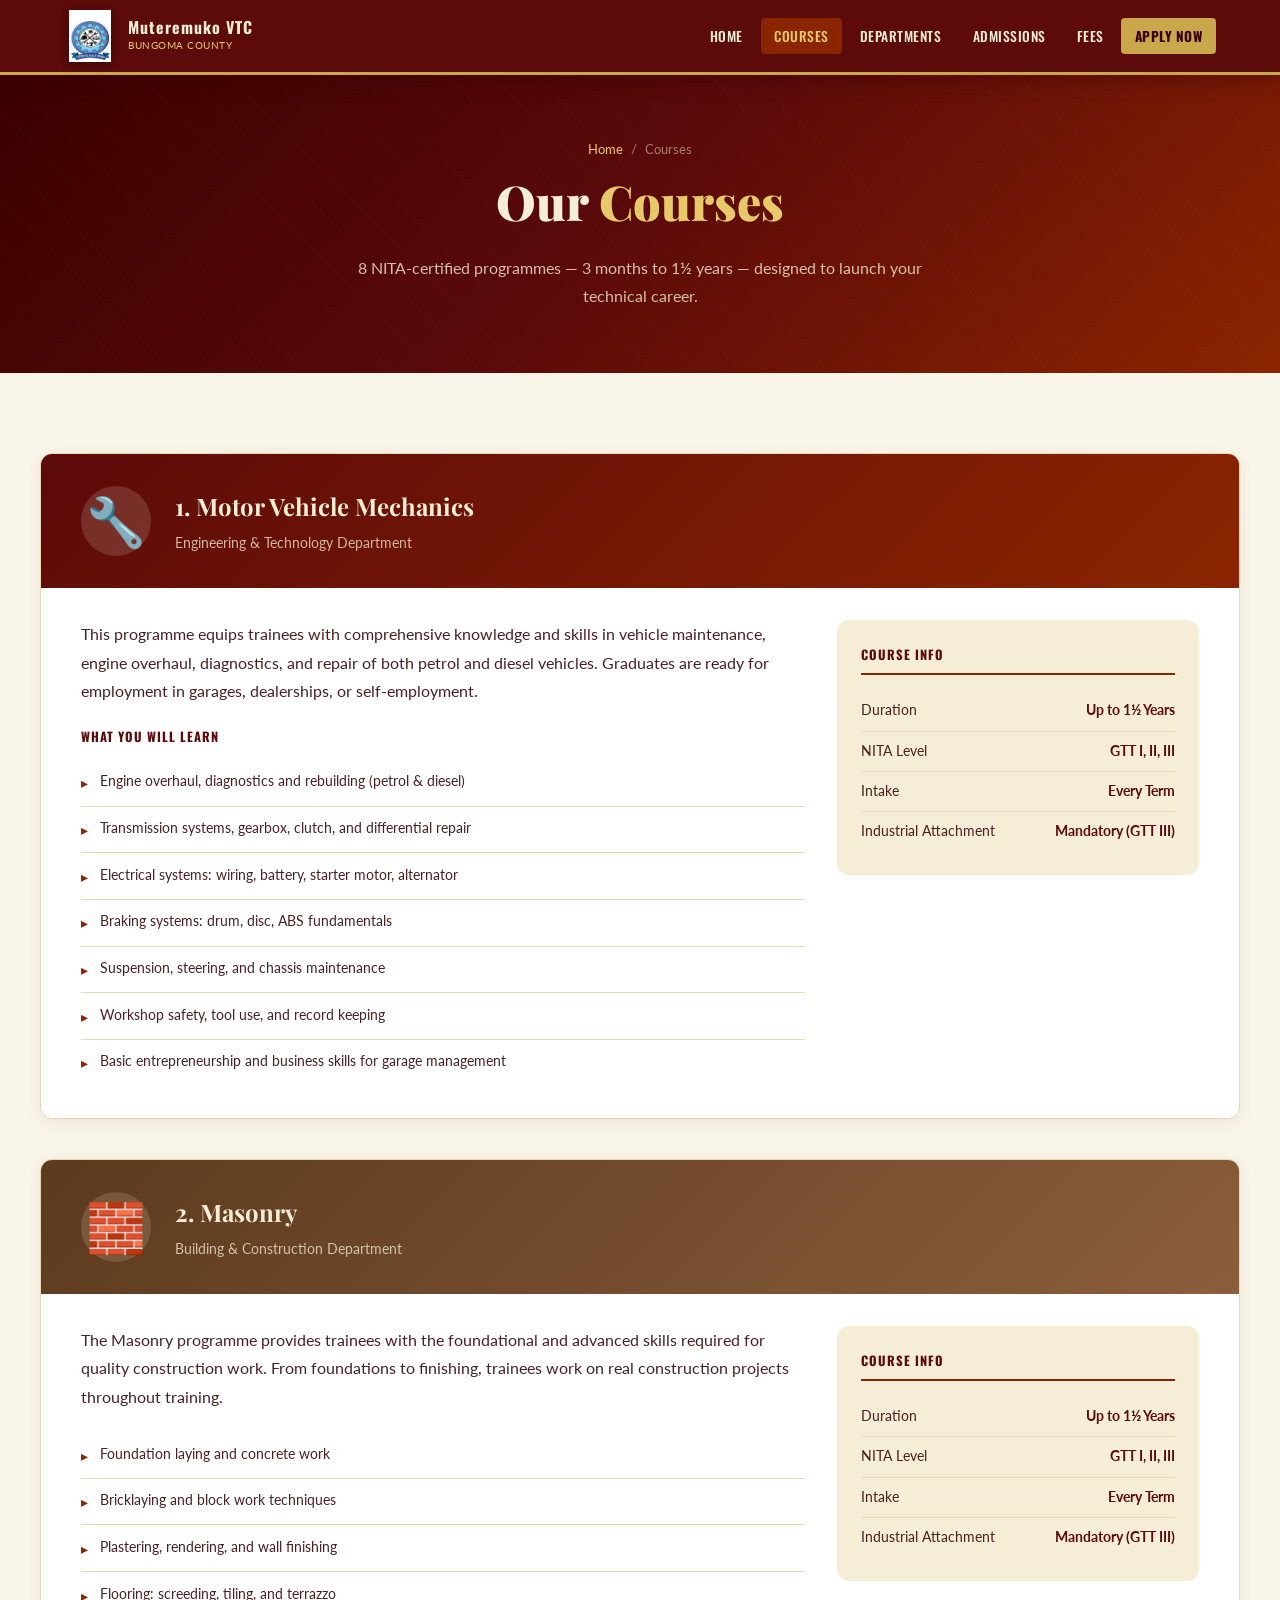
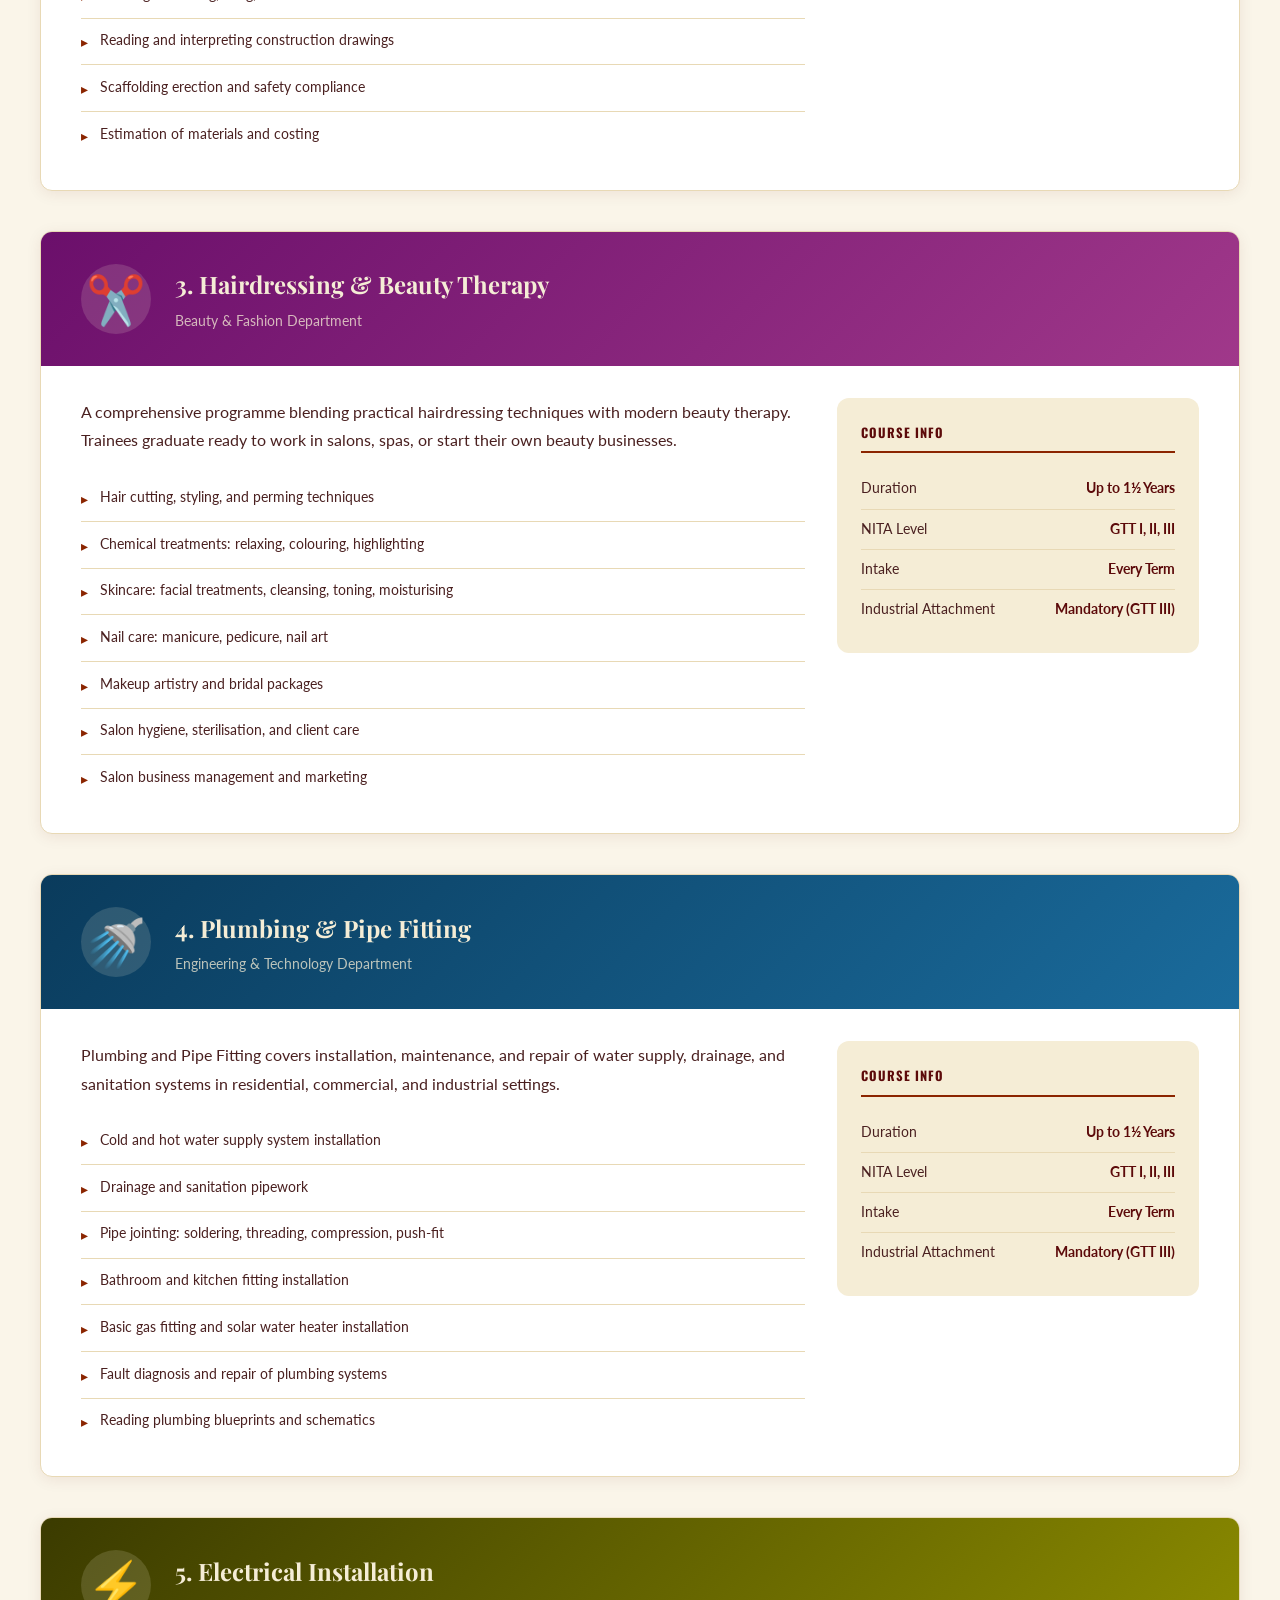
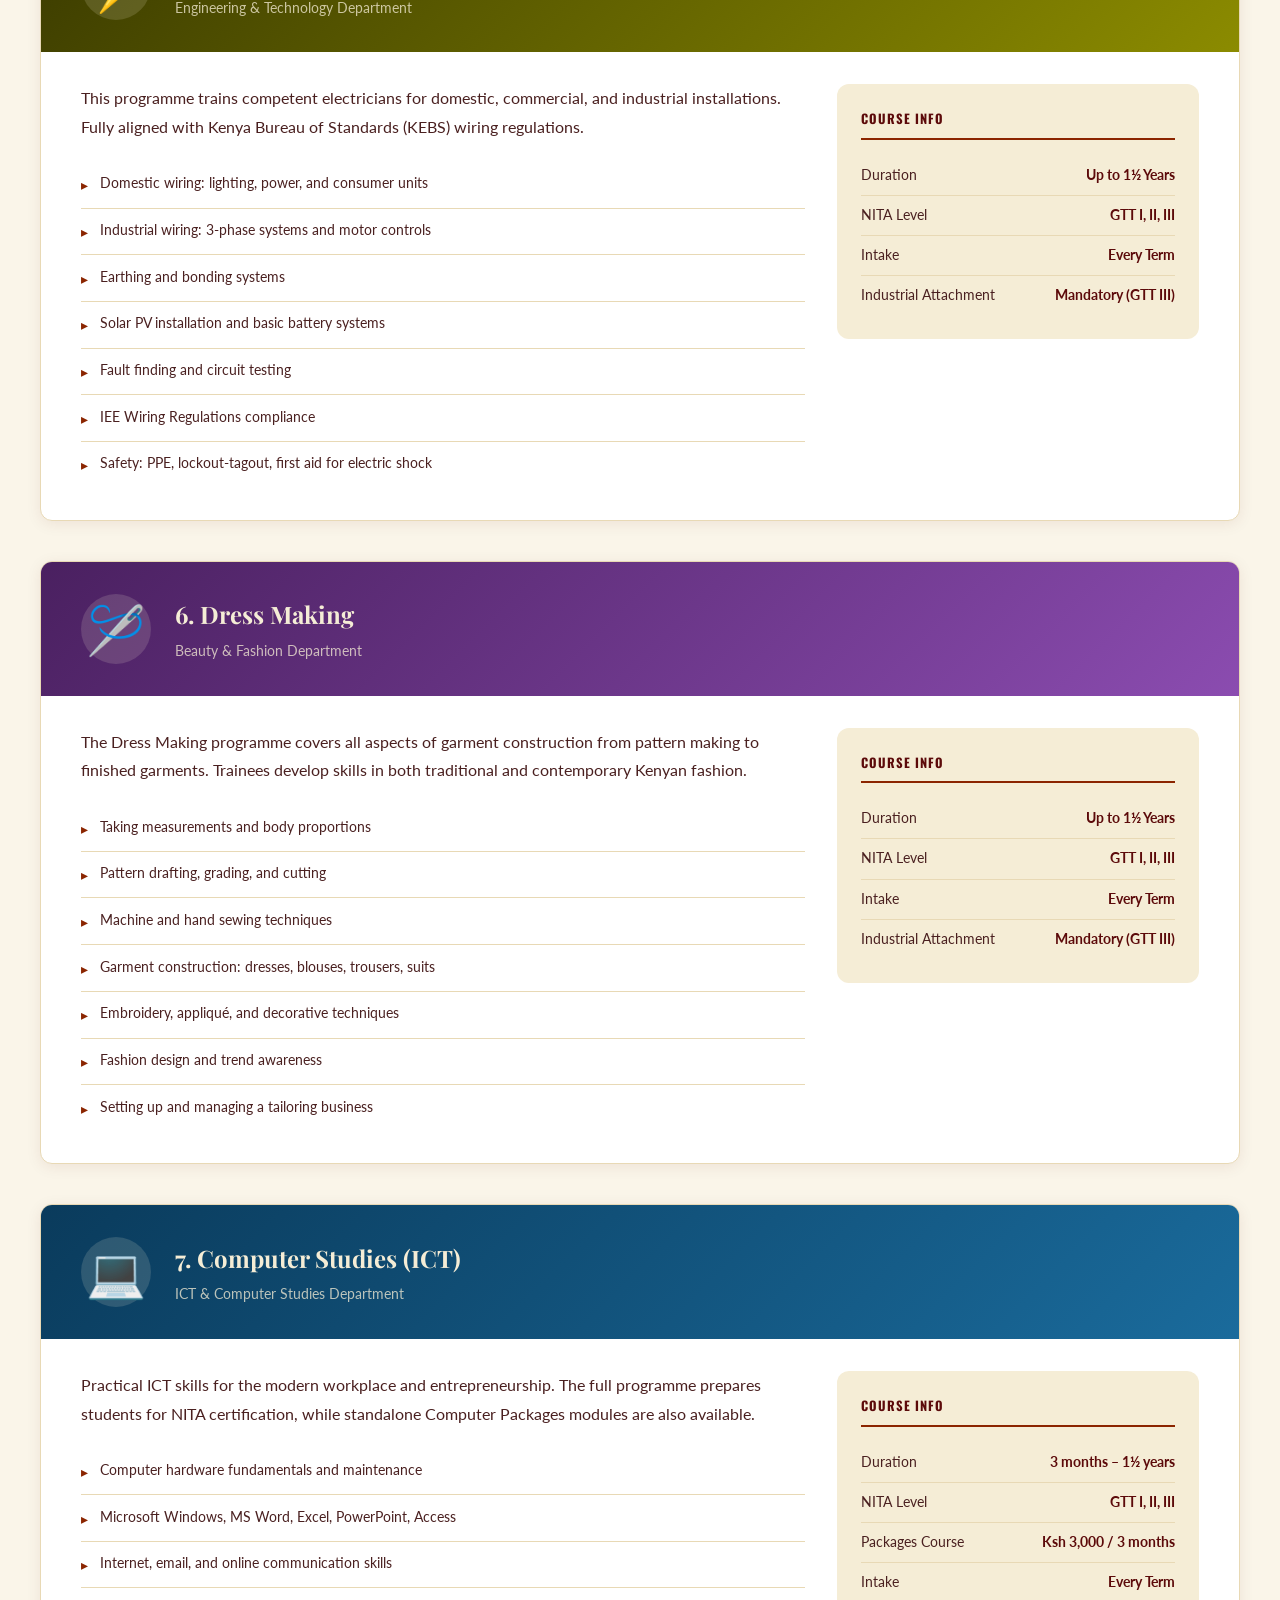
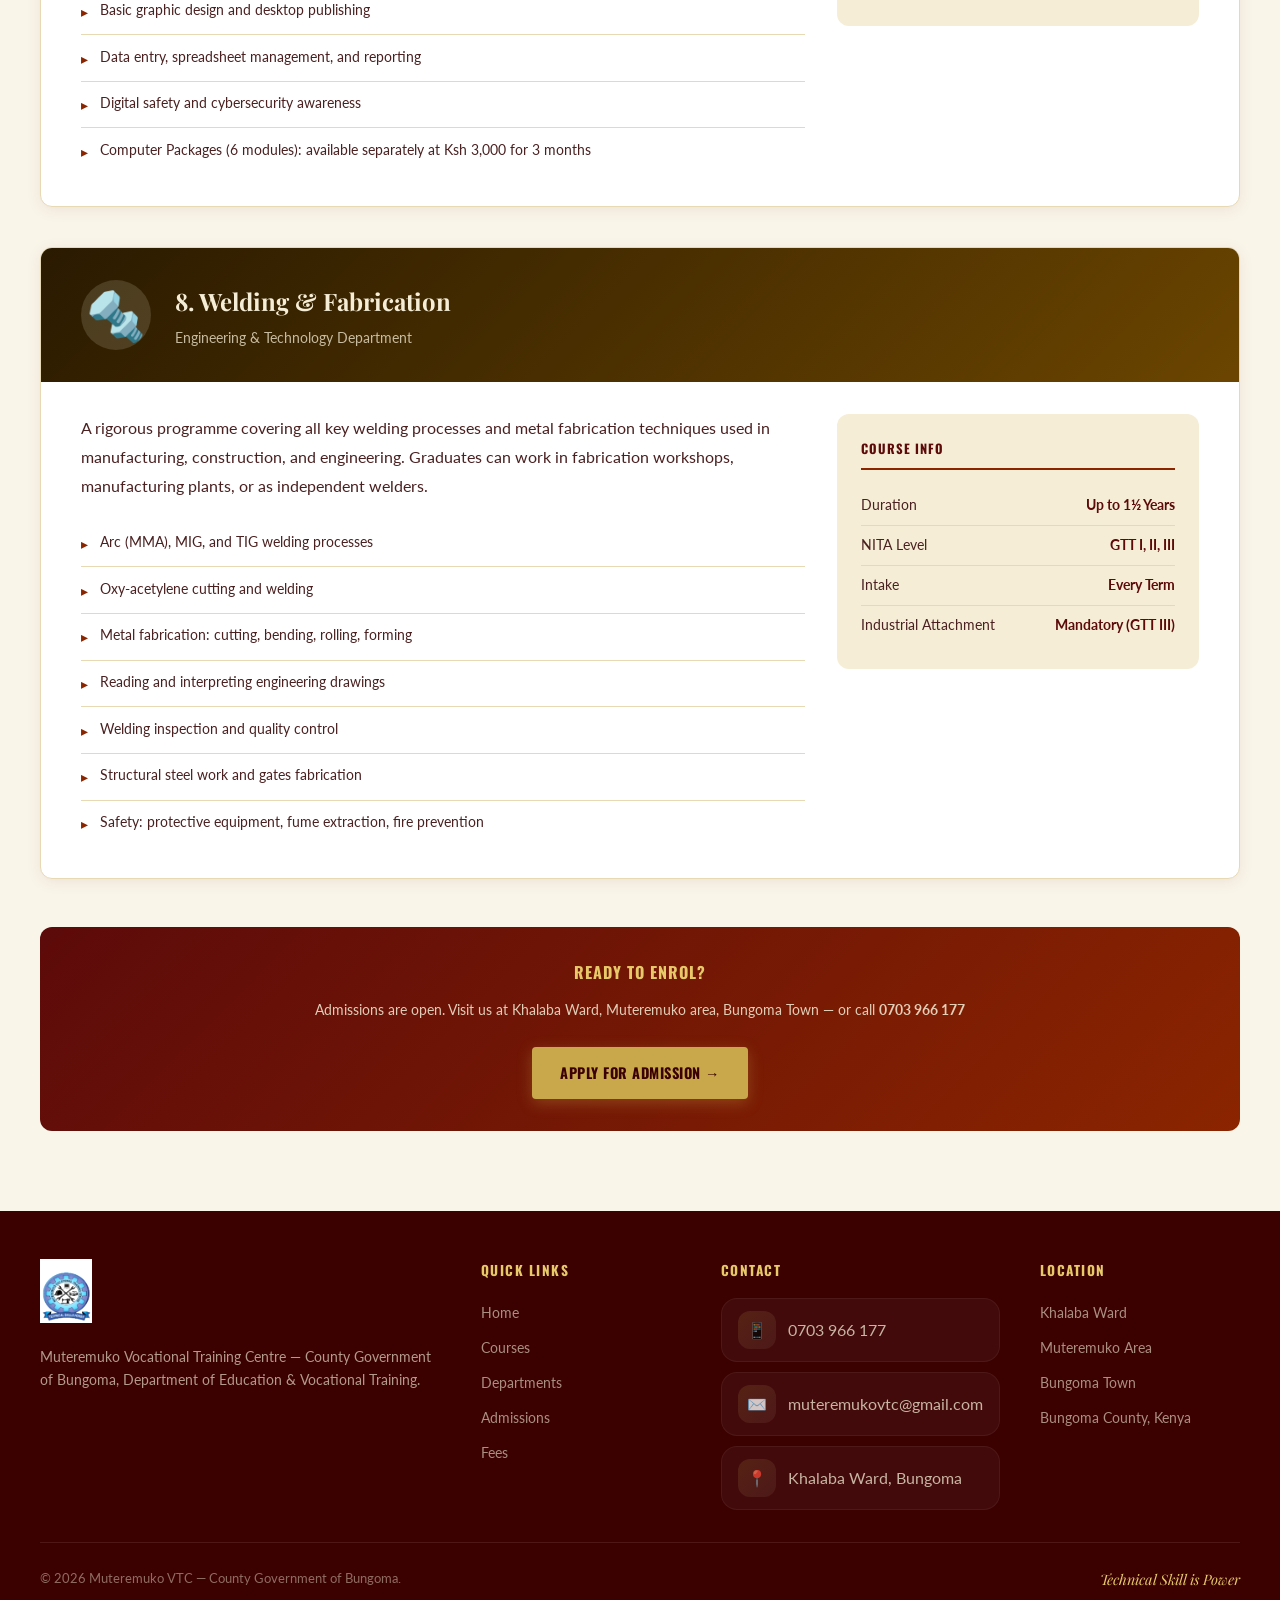
<file: courses.html>
<!DOCTYPE html>
<html lang="en">
<head>
  <meta charset="UTF-8" />
  <meta name="viewport" content="width=device-width, initial-scale=1.0" />
  <title>Courses | Muteremuko VTC – Bungoma County</title>
  <meta name="description" content="All courses offered at Muteremuko VTC including Motor Vehicle Mechanics, Masonry, Hairdressing, Plumbing, ICT, Welding and more.">
  <link rel="stylesheet" href="style.css" />
</head>
<body>

<nav class="navbar" role="navigation" aria-label="Main Navigation">
  <div class="nav-container">
    <a href="index.html" class="nav-brand">
      <img src="logo.jpeg" alt="Muteremuko VTC Logo" />
      <div class="nav-brand-text">
        <span class="nav-brand-name">Muteremuko VTC</span>
        <span class="nav-brand-sub">Bungoma County</span>
      </div>
    </a>
    <ul class="nav-links">
      <li><a href="index.html">Home</a></li>
      <li><a href="courses.html" class="active">Courses</a></li>
      <li><a href="departments.html">Departments</a></li>
      <li><a href="admissions.html">Admissions</a></li>
      <li><a href="fees.html">Fees</a></li>
      <li class="nav-cta"><a href="admissions.html">Apply Now</a></li>
    </ul>
    <button class="hamburger" aria-label="Toggle menu"><span></span><span></span><span></span></button>
  </div>
</nav>

<div class="page-hero">
  <div class="page-hero-content">
    <div class="breadcrumb"><a href="index.html">Home</a> <span>/</span> <span>Courses</span></div>
    <h1>Our <span>Courses</span></h1>
    <p>8 NITA-certified programmes — 3 months to 1½ years — designed to launch your technical career.</p>
  </div>
</div>

<section class="page-section">
  <div class="section-container">

    <!-- Motor Vehicle Mechanics -->
    <div class="course-full-card reveal" id="motor-vehicle">
      <div class="course-full-header">
        <div class="course-full-icon">🔧</div>
        <div class="course-full-header-text">
          <h2>1. Motor Vehicle Mechanics</h2>
          <p>Engineering &amp; Technology Department</p>
        </div>
      </div>
      <div class="course-full-body">
        <div>
          <p class="course-body-desc">This programme equips trainees with comprehensive knowledge and skills in vehicle maintenance, engine overhaul, diagnostics, and repair of both petrol and diesel vehicles. Graduates are ready for employment in garages, dealerships, or self-employment.</p>
          <h4 class="course-body-label">What You Will Learn</h4>
          <ul class="course-detail-list">
            <li>Engine overhaul, diagnostics and rebuilding (petrol &amp; diesel)</li>
            <li>Transmission systems, gearbox, clutch, and differential repair</li>
            <li>Electrical systems: wiring, battery, starter motor, alternator</li>
            <li>Braking systems: drum, disc, ABS fundamentals</li>
            <li>Suspension, steering, and chassis maintenance</li>
            <li>Workshop safety, tool use, and record keeping</li>
            <li>Basic entrepreneurship and business skills for garage management</li>
          </ul>
        </div>
        <div class="course-info-box">
          <h4>Course Info</h4>
          <div class="info-row"><span class="info-label">Duration</span><span class="info-value">Up to 1½ Years</span></div>
          <div class="info-row"><span class="info-label">NITA Level</span><span class="info-value">GTT I, II, III</span></div>
          <div class="info-row"><span class="info-label">Intake</span><span class="info-value">Every Term</span></div>
          <div class="info-row"><span class="info-label">Industrial Attachment</span><span class="info-value">Mandatory (GTT III)</span></div>
        </div>
      </div>
    </div>

    <!-- Masonry -->
    <div class="course-full-card reveal" id="masonry">
      <div class="course-full-header masonry">
        <div class="course-full-icon">🧱</div>
        <div class="course-full-header-text">
          <h2>2. Masonry</h2>
          <p>Building &amp; Construction Department</p>
        </div>
      </div>
      <div class="course-full-body">
        <div>
          <p class="course-body-desc">The Masonry programme provides trainees with the foundational and advanced skills required for quality construction work. From foundations to finishing, trainees work on real construction projects throughout training.</p>
          <ul class="course-detail-list">
            <li>Foundation laying and concrete work</li>
            <li>Bricklaying and block work techniques</li>
            <li>Plastering, rendering, and wall finishing</li>
            <li>Flooring: screeding, tiling, and terrazzo</li>
            <li>Reading and interpreting construction drawings</li>
            <li>Scaffolding erection and safety compliance</li>
            <li>Estimation of materials and costing</li>
          </ul>
        </div>
        <div class="course-info-box">
          <h4>Course Info</h4>
          <div class="info-row"><span class="info-label">Duration</span><span class="info-value">Up to 1½ Years</span></div>
          <div class="info-row"><span class="info-label">NITA Level</span><span class="info-value">GTT I, II, III</span></div>
          <div class="info-row"><span class="info-label">Intake</span><span class="info-value">Every Term</span></div>
          <div class="info-row"><span class="info-label">Industrial Attachment</span><span class="info-value">Mandatory (GTT III)</span></div>
        </div>
      </div>
    </div>

    <!-- Hairdressing -->
    <div class="course-full-card reveal" id="hairdressing">
      <div class="course-full-header hairdressing">
        <div class="course-full-icon">✂️</div>
        <div class="course-full-header-text">
          <h2>3. Hairdressing &amp; Beauty Therapy</h2>
          <p>Beauty &amp; Fashion Department</p>
        </div>
      </div>
      <div class="course-full-body">
        <div>
          <p class="course-body-desc">A comprehensive programme blending practical hairdressing techniques with modern beauty therapy. Trainees graduate ready to work in salons, spas, or start their own beauty businesses.</p>
          <ul class="course-detail-list">
            <li>Hair cutting, styling, and perming techniques</li>
            <li>Chemical treatments: relaxing, colouring, highlighting</li>
            <li>Skincare: facial treatments, cleansing, toning, moisturising</li>
            <li>Nail care: manicure, pedicure, nail art</li>
            <li>Makeup artistry and bridal packages</li>
            <li>Salon hygiene, sterilisation, and client care</li>
            <li>Salon business management and marketing</li>
          </ul>
        </div>
        <div class="course-info-box">
          <h4>Course Info</h4>
          <div class="info-row"><span class="info-label">Duration</span><span class="info-value">Up to 1½ Years</span></div>
          <div class="info-row"><span class="info-label">NITA Level</span><span class="info-value">GTT I, II, III</span></div>
          <div class="info-row"><span class="info-label">Intake</span><span class="info-value">Every Term</span></div>
          <div class="info-row"><span class="info-label">Industrial Attachment</span><span class="info-value">Mandatory (GTT III)</span></div>
        </div>
      </div>
    </div>

    <!-- Plumbing -->
    <div class="course-full-card reveal" id="plumbing">
      <div class="course-full-header plumbing">
        <div class="course-full-icon">🚿</div>
        <div class="course-full-header-text">
          <h2>4. Plumbing &amp; Pipe Fitting</h2>
          <p>Engineering &amp; Technology Department</p>
        </div>
      </div>
      <div class="course-full-body">
        <div>
          <p class="course-body-desc">Plumbing and Pipe Fitting covers installation, maintenance, and repair of water supply, drainage, and sanitation systems in residential, commercial, and industrial settings.</p>
          <ul class="course-detail-list">
            <li>Cold and hot water supply system installation</li>
            <li>Drainage and sanitation pipework</li>
            <li>Pipe jointing: soldering, threading, compression, push-fit</li>
            <li>Bathroom and kitchen fitting installation</li>
            <li>Basic gas fitting and solar water heater installation</li>
            <li>Fault diagnosis and repair of plumbing systems</li>
            <li>Reading plumbing blueprints and schematics</li>
          </ul>
        </div>
        <div class="course-info-box">
          <h4>Course Info</h4>
          <div class="info-row"><span class="info-label">Duration</span><span class="info-value">Up to 1½ Years</span></div>
          <div class="info-row"><span class="info-label">NITA Level</span><span class="info-value">GTT I, II, III</span></div>
          <div class="info-row"><span class="info-label">Intake</span><span class="info-value">Every Term</span></div>
          <div class="info-row"><span class="info-label">Industrial Attachment</span><span class="info-value">Mandatory (GTT III)</span></div>
        </div>
      </div>
    </div>

    <!-- Electrical -->
    <div class="course-full-card reveal" id="electrical">
      <div class="course-full-header electrical">
        <div class="course-full-icon">⚡</div>
        <div class="course-full-header-text">
          <h2>5. Electrical Installation</h2>
          <p>Engineering &amp; Technology Department</p>
        </div>
      </div>
      <div class="course-full-body">
        <div>
          <p class="course-body-desc">This programme trains competent electricians for domestic, commercial, and industrial installations. Fully aligned with Kenya Bureau of Standards (KEBS) wiring regulations.</p>
          <ul class="course-detail-list">
            <li>Domestic wiring: lighting, power, and consumer units</li>
            <li>Industrial wiring: 3-phase systems and motor controls</li>
            <li>Earthing and bonding systems</li>
            <li>Solar PV installation and basic battery systems</li>
            <li>Fault finding and circuit testing</li>
            <li>IEE Wiring Regulations compliance</li>
            <li>Safety: PPE, lockout-tagout, first aid for electric shock</li>
          </ul>
        </div>
        <div class="course-info-box">
          <h4>Course Info</h4>
          <div class="info-row"><span class="info-label">Duration</span><span class="info-value">Up to 1½ Years</span></div>
          <div class="info-row"><span class="info-label">NITA Level</span><span class="info-value">GTT I, II, III</span></div>
          <div class="info-row"><span class="info-label">Intake</span><span class="info-value">Every Term</span></div>
          <div class="info-row"><span class="info-label">Industrial Attachment</span><span class="info-value">Mandatory (GTT III)</span></div>
        </div>
      </div>
    </div>

    <!-- Dress Making -->
    <div class="course-full-card reveal" id="dressmaking">
      <div class="course-full-header dressmaking">
        <div class="course-full-icon">🪡</div>
        <div class="course-full-header-text">
          <h2>6. Dress Making</h2>
          <p>Beauty &amp; Fashion Department</p>
        </div>
      </div>
      <div class="course-full-body">
        <div>
          <p class="course-body-desc">The Dress Making programme covers all aspects of garment construction from pattern making to finished garments. Trainees develop skills in both traditional and contemporary Kenyan fashion.</p>
          <ul class="course-detail-list">
            <li>Taking measurements and body proportions</li>
            <li>Pattern drafting, grading, and cutting</li>
            <li>Machine and hand sewing techniques</li>
            <li>Garment construction: dresses, blouses, trousers, suits</li>
            <li>Embroidery, appliqué, and decorative techniques</li>
            <li>Fashion design and trend awareness</li>
            <li>Setting up and managing a tailoring business</li>
          </ul>
        </div>
        <div class="course-info-box">
          <h4>Course Info</h4>
          <div class="info-row"><span class="info-label">Duration</span><span class="info-value">Up to 1½ Years</span></div>
          <div class="info-row"><span class="info-label">NITA Level</span><span class="info-value">GTT I, II, III</span></div>
          <div class="info-row"><span class="info-label">Intake</span><span class="info-value">Every Term</span></div>
          <div class="info-row"><span class="info-label">Industrial Attachment</span><span class="info-value">Mandatory (GTT III)</span></div>
        </div>
      </div>
    </div>

    <!-- ICT -->
    <div class="course-full-card reveal" id="ict">
      <div class="course-full-header ict">
        <div class="course-full-icon">💻</div>
        <div class="course-full-header-text">
          <h2>7. Computer Studies (ICT)</h2>
          <p>ICT &amp; Computer Studies Department</p>
        </div>
      </div>
      <div class="course-full-body">
        <div>
          <p class="course-body-desc">Practical ICT skills for the modern workplace and entrepreneurship. The full programme prepares students for NITA certification, while standalone Computer Packages modules are also available.</p>
          <ul class="course-detail-list">
            <li>Computer hardware fundamentals and maintenance</li>
            <li>Microsoft Windows, MS Word, Excel, PowerPoint, Access</li>
            <li>Internet, email, and online communication skills</li>
            <li>Basic graphic design and desktop publishing</li>
            <li>Data entry, spreadsheet management, and reporting</li>
            <li>Digital safety and cybersecurity awareness</li>
            <li>Computer Packages (6 modules): available separately at Ksh 3,000 for 3 months</li>
          </ul>
        </div>
        <div class="course-info-box">
          <h4>Course Info</h4>
          <div class="info-row"><span class="info-label">Duration</span><span class="info-value">3 months – 1½ years</span></div>
          <div class="info-row"><span class="info-label">NITA Level</span><span class="info-value">GTT I, II, III</span></div>
          <div class="info-row"><span class="info-label">Packages Course</span><span class="info-value">Ksh 3,000 / 3 months</span></div>
          <div class="info-row"><span class="info-label">Intake</span><span class="info-value">Every Term</span></div>
        </div>
      </div>
    </div>

    <!-- Welding -->
    <div class="course-full-card reveal" id="welding">
      <div class="course-full-header welding">
        <div class="course-full-icon">🔩</div>
        <div class="course-full-header-text">
          <h2>8. Welding &amp; Fabrication</h2>
          <p>Engineering &amp; Technology Department</p>
        </div>
      </div>
      <div class="course-full-body">
        <div>
          <p class="course-body-desc">A rigorous programme covering all key welding processes and metal fabrication techniques used in manufacturing, construction, and engineering. Graduates can work in fabrication workshops, manufacturing plants, or as independent welders.</p>
          <ul class="course-detail-list">
            <li>Arc (MMA), MIG, and TIG welding processes</li>
            <li>Oxy-acetylene cutting and welding</li>
            <li>Metal fabrication: cutting, bending, rolling, forming</li>
            <li>Reading and interpreting engineering drawings</li>
            <li>Welding inspection and quality control</li>
            <li>Structural steel work and gates fabrication</li>
            <li>Safety: protective equipment, fume extraction, fire prevention</li>
          </ul>
        </div>
        <div class="course-info-box">
          <h4>Course Info</h4>
          <div class="info-row"><span class="info-label">Duration</span><span class="info-value">Up to 1½ Years</span></div>
          <div class="info-row"><span class="info-label">NITA Level</span><span class="info-value">GTT I, II, III</span></div>
          <div class="info-row"><span class="info-label">Intake</span><span class="info-value">Every Term</span></div>
          <div class="info-row"><span class="info-label">Industrial Attachment</span><span class="info-value">Mandatory (GTT III)</span></div>
        </div>
      </div>
    </div>

    <!-- Apply CTA -->
    <div class="highlight-box reveal highlight-box--center">
      <h3>Ready to Enrol?</h3>
      <p>Admissions are open. Visit us at Khalaba Ward, Muteremuko area, Bungoma Town — or call <strong>0703 966 177</strong></p>
      <a href="admissions.html" class="btn-primary highlight-box-btn">Apply for Admission →</a>
    </div>

  </div>
</section>

<footer>
  <div class="footer-grid">
    <div class="footer-brand">
      <img src="logo.jpeg" alt="Muteremuko VTC Logo" />
      <p>Muteremuko Vocational Training Centre — County Government of Bungoma, Department of Education &amp; Vocational Training.</p>
    </div>
    <div class="footer-col">
      <h4>Quick Links</h4>
      <ul>
        <li><a href="index.html">Home</a></li>
        <li><a href="courses.html">Courses</a></li>
        <li><a href="departments.html">Departments</a></li>
        <li><a href="admissions.html">Admissions</a></li>
        <li><a href="fees.html">Fees</a></li>
      </ul>
    </div>
    <div class="footer-col">
      <h4>Contact</h4>
      <div class="footer-contact-list">
        <a href="https://wa.me/2540703966177" target="_blank" class="footer-contact-item">
          <span class="footer-icon">📱</span>
          <span>0703 966 177</span>
        </a>
        <a href="https://mail.google.com/mail/?view=cm&to=muteremukovtc@gmail.com" target="_blank" class="footer-contact-item">
          <span class="footer-icon">✉️</span>
          <span>muteremukovtc@gmail.com</span>
        </a>
        <a href="https://www.google.com/maps/search/?api=1&query=Muteremuko+VTC+Bungoma" target="_blank" class="footer-contact-item">
          <span class="footer-icon">📍</span>
          <span>Khalaba Ward, Bungoma</span>
        </a>
      </div>
    </div>
    <div class="footer-col">
      <h4>Location</h4>
      <ul>
        <li><a href="#">Khalaba Ward</a></li>
        <li><a href="#">Muteremuko Area</a></li>
        <li><a href="#">Bungoma Town</a></li>
        <li><a href="#">Bungoma County, Kenya</a></li>
      </ul>
    </div>
  </div>
  <div class="footer-bottom">
    <p>&copy; <span class="auto-year">2026</span> Muteremuko VTC — County Government of Bungoma.</p>
    <p class="footer-motto">Technical Skill is Power</p>
  </div>
</footer>

<button class="back-to-top" aria-label="Back to top">&#8593;</button>
<script src="main.js"></script>
</body>
</html>
</file>
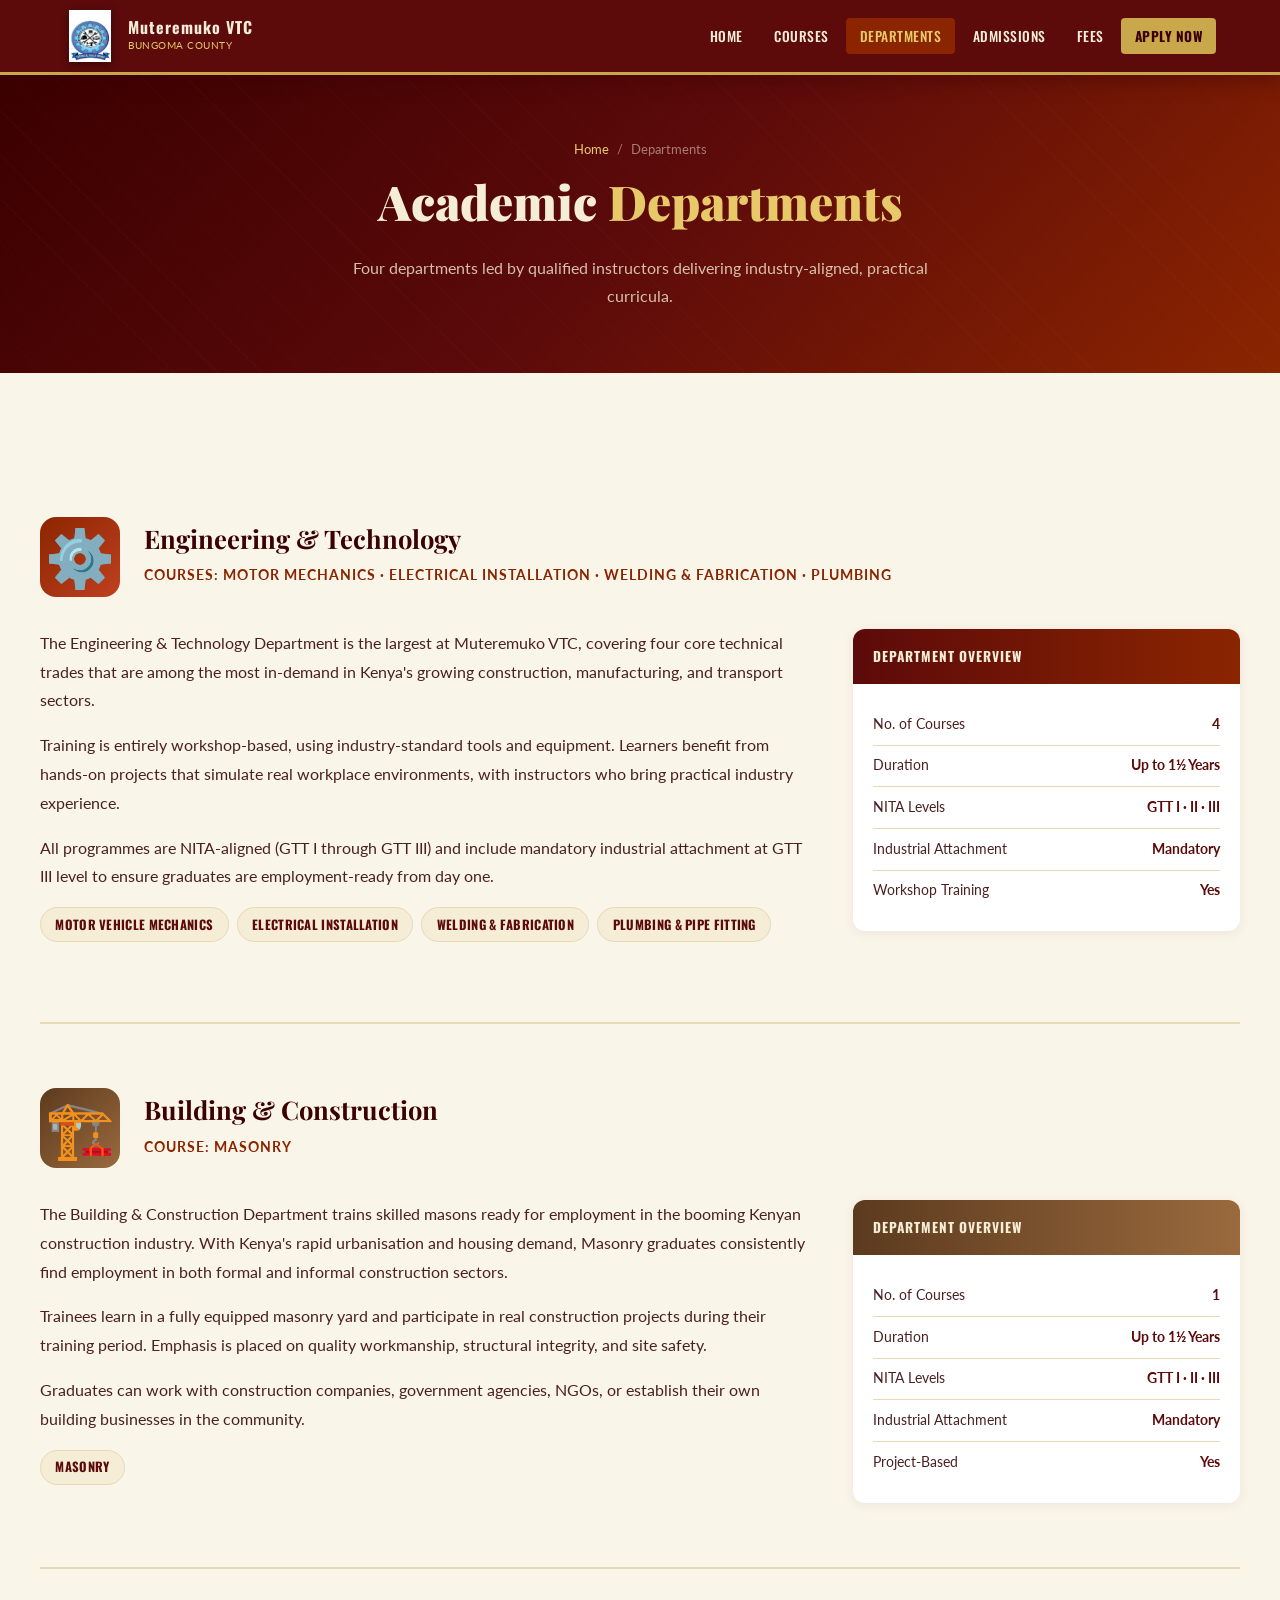
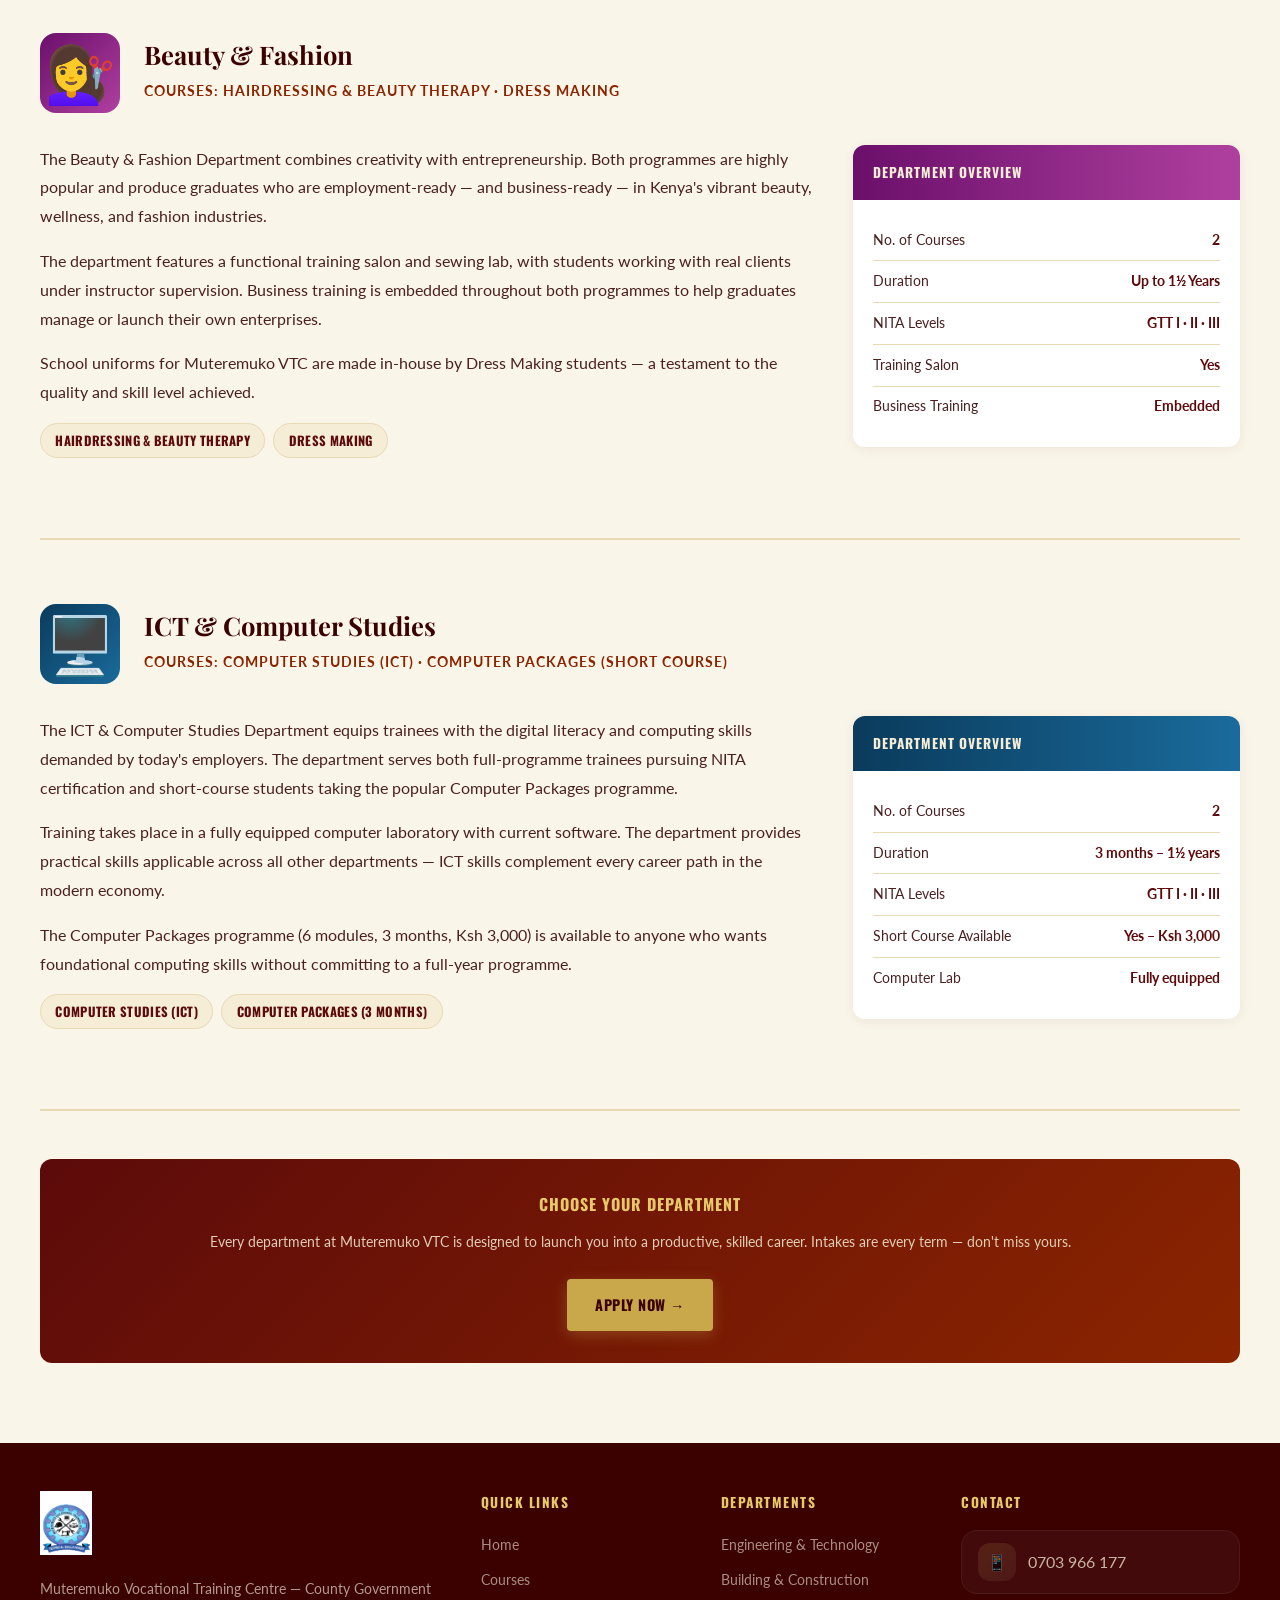
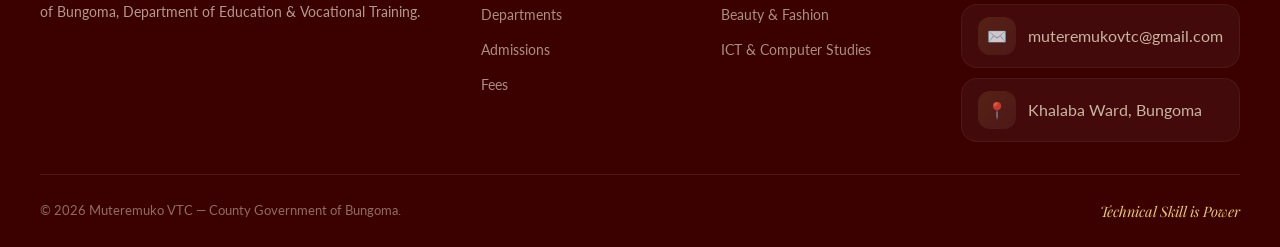
<file: departments.html>
<!DOCTYPE html>
<html lang="en">
<head>
  <meta charset="UTF-8" />
  <meta name="viewport" content="width=device-width, initial-scale=1.0" />
  <title>Departments | Muteremuko VTC – Bungoma County</title>
  <meta name="description" content="Explore the academic departments at Muteremuko VTC: Engineering & Technology, Building & Construction, Beauty & Fashion, and ICT.">
  <link rel="stylesheet" href="style.css" />
</head>
<body>

<nav class="navbar" role="navigation">
  <div class="nav-container">
    <a href="index.html" class="nav-brand">
      <img src="logo.jpeg" alt="Muteremuko VTC Logo" />
      <div class="nav-brand-text">
        <span class="nav-brand-name">Muteremuko VTC</span>
        <span class="nav-brand-sub">Bungoma County</span>
      </div>
    </a>
    <ul class="nav-links">
      <li><a href="index.html">Home</a></li>
      <li><a href="courses.html">Courses</a></li>
      <li><a href="departments.html" class="active">Departments</a></li>
      <li><a href="admissions.html">Admissions</a></li>
      <li><a href="fees.html">Fees</a></li>
      <li class="nav-cta"><a href="admissions.html">Apply Now</a></li>
    </ul>
    <button class="hamburger" aria-label="Toggle menu"><span></span><span></span><span></span></button>
  </div>
</nav>

<div class="page-hero">
  <div class="page-hero-content">
    <div class="breadcrumb"><a href="index.html">Home</a> <span>/</span> <span>Departments</span></div>
    <h1>Academic <span>Departments</span></h1>
    <p>Four departments led by qualified instructors delivering industry-aligned, practical curricula.</p>
  </div>
</div>

<section class="page-section">
  <div class="section-container">

    <!-- ENGINEERING -->
    <div class="dept-full-section reveal" id="engineering">
      <div class="dept-header">
        <div class="dept-icon-lg engineering">⚙️</div>
        <div class="dept-header-text">
          <h2>Engineering &amp; Technology</h2>
          <p>Courses: Motor Mechanics · Electrical Installation · Welding &amp; Fabrication · Plumbing</p>
        </div>
      </div>
      <div class="dept-detail-grid">
        <div>
          <p class="dept-desc">The Engineering &amp; Technology Department is the largest at Muteremuko VTC, covering four core technical trades that are among the most in-demand in Kenya's growing construction, manufacturing, and transport sectors.</p>
          <p class="dept-desc">Training is entirely workshop-based, using industry-standard tools and equipment. Learners benefit from hands-on projects that simulate real workplace environments, with instructors who bring practical industry experience.</p>
          <p class="dept-desc">All programmes are NITA-aligned (GTT I through GTT III) and include mandatory industrial attachment at GTT III level to ensure graduates are employment-ready from day one.</p>
          <div class="courses-in-dept">
            <a href="courses.html#motor-vehicle" class="course-pill">Motor Vehicle Mechanics</a>
            <a href="courses.html#electrical" class="course-pill">Electrical Installation</a>
            <a href="courses.html#welding" class="course-pill">Welding &amp; Fabrication</a>
            <a href="courses.html#plumbing" class="course-pill">Plumbing &amp; Pipe Fitting</a>
          </div>
        </div>
        <div class="dept-side-info">
          <div class="dept-side-header"><h4>Department Overview</h4></div>
          <div class="dept-side-body">
            <div class="dept-side-row"><span class="dsl">No. of Courses</span><span class="dsv">4</span></div>
            <div class="dept-side-row"><span class="dsl">Duration</span><span class="dsv">Up to 1½ Years</span></div>
            <div class="dept-side-row"><span class="dsl">NITA Levels</span><span class="dsv">GTT I · II · III</span></div>
            <div class="dept-side-row"><span class="dsl">Industrial Attachment</span><span class="dsv">Mandatory</span></div>
            <div class="dept-side-row"><span class="dsl">Workshop Training</span><span class="dsv">Yes</span></div>
          </div>
        </div>
      </div>
    </div>

    <!-- CONSTRUCTION -->
    <div class="dept-full-section reveal" id="construction">
      <div class="dept-header">
        <div class="dept-icon-lg construction">🏗️</div>
        <div class="dept-header-text">
          <h2>Building &amp; Construction</h2>
          <p>Course: Masonry</p>
        </div>
      </div>
      <div class="dept-detail-grid">
        <div>
          <p class="dept-desc">The Building &amp; Construction Department trains skilled masons ready for employment in the booming Kenyan construction industry. With Kenya's rapid urbanisation and housing demand, Masonry graduates consistently find employment in both formal and informal construction sectors.</p>
          <p class="dept-desc">Trainees learn in a fully equipped masonry yard and participate in real construction projects during their training period. Emphasis is placed on quality workmanship, structural integrity, and site safety.</p>
          <p class="dept-desc">Graduates can work with construction companies, government agencies, NGOs, or establish their own building businesses in the community.</p>
          <div class="courses-in-dept">
            <a href="courses.html#masonry" class="course-pill">Masonry</a>
          </div>
        </div>
        <div class="dept-side-info">
          <div class="dept-side-header construction"><h4>Department Overview</h4></div>
          <div class="dept-side-body">
            <div class="dept-side-row"><span class="dsl">No. of Courses</span><span class="dsv">1</span></div>
            <div class="dept-side-row"><span class="dsl">Duration</span><span class="dsv">Up to 1½ Years</span></div>
            <div class="dept-side-row"><span class="dsl">NITA Levels</span><span class="dsv">GTT I · II · III</span></div>
            <div class="dept-side-row"><span class="dsl">Industrial Attachment</span><span class="dsv">Mandatory</span></div>
            <div class="dept-side-row"><span class="dsl">Project-Based</span><span class="dsv">Yes</span></div>
          </div>
        </div>
      </div>
    </div>

    <!-- BEAUTY & FASHION -->
    <div class="dept-full-section reveal" id="hospitality">
      <div class="dept-header">
        <div class="dept-icon-lg beauty">💇‍♀️</div>
        <div class="dept-header-text">
          <h2>Beauty &amp; Fashion</h2>
          <p>Courses: Hairdressing &amp; Beauty Therapy · Dress Making</p>
        </div>
      </div>
      <div class="dept-detail-grid">
        <div>
          <p class="dept-desc">The Beauty &amp; Fashion Department combines creativity with entrepreneurship. Both programmes are highly popular and produce graduates who are employment-ready — and business-ready — in Kenya's vibrant beauty, wellness, and fashion industries.</p>
          <p class="dept-desc">The department features a functional training salon and sewing lab, with students working with real clients under instructor supervision. Business training is embedded throughout both programmes to help graduates manage or launch their own enterprises.</p>
          <p class="dept-desc">School uniforms for Muteremuko VTC are made in-house by Dress Making students — a testament to the quality and skill level achieved.</p>
          <div class="courses-in-dept">
            <a href="courses.html#hairdressing" class="course-pill">Hairdressing &amp; Beauty Therapy</a>
            <a href="courses.html#dressmaking" class="course-pill">Dress Making</a>
          </div>
        </div>
        <div class="dept-side-info">
          <div class="dept-side-header beauty"><h4>Department Overview</h4></div>
          <div class="dept-side-body">
            <div class="dept-side-row"><span class="dsl">No. of Courses</span><span class="dsv">2</span></div>
            <div class="dept-side-row"><span class="dsl">Duration</span><span class="dsv">Up to 1½ Years</span></div>
            <div class="dept-side-row"><span class="dsl">NITA Levels</span><span class="dsv">GTT I · II · III</span></div>
            <div class="dept-side-row"><span class="dsl">Training Salon</span><span class="dsv">Yes</span></div>
            <div class="dept-side-row"><span class="dsl">Business Training</span><span class="dsv">Embedded</span></div>
          </div>
        </div>
      </div>
    </div>

    <!-- ICT -->
    <div class="dept-full-section reveal" id="ict">
      <div class="dept-header">
        <div class="dept-icon-lg ict-dept">🖥️</div>
        <div class="dept-header-text">
          <h2>ICT &amp; Computer Studies</h2>
          <p>Courses: Computer Studies (ICT) · Computer Packages (short course)</p>
        </div>
      </div>
      <div class="dept-detail-grid">
        <div>
          <p class="dept-desc">The ICT &amp; Computer Studies Department equips trainees with the digital literacy and computing skills demanded by today's employers. The department serves both full-programme trainees pursuing NITA certification and short-course students taking the popular Computer Packages programme.</p>
          <p class="dept-desc">Training takes place in a fully equipped computer laboratory with current software. The department provides practical skills applicable across all other departments — ICT skills complement every career path in the modern economy.</p>
          <p class="dept-desc">The Computer Packages programme (6 modules, 3 months, Ksh 3,000) is available to anyone who wants foundational computing skills without committing to a full-year programme.</p>
          <div class="courses-in-dept">
            <a href="courses.html#ict" class="course-pill">Computer Studies (ICT)</a>
            <a href="courses.html#ict" class="course-pill">Computer Packages (3 months)</a>
          </div>
        </div>
        <div class="dept-side-info">
          <div class="dept-side-header ict-dept"><h4>Department Overview</h4></div>
          <div class="dept-side-body">
            <div class="dept-side-row"><span class="dsl">No. of Courses</span><span class="dsv">2</span></div>
            <div class="dept-side-row"><span class="dsl">Duration</span><span class="dsv">3 months – 1½ years</span></div>
            <div class="dept-side-row"><span class="dsl">NITA Levels</span><span class="dsv">GTT I · II · III</span></div>
            <div class="dept-side-row"><span class="dsl">Short Course Available</span><span class="dsv">Yes – Ksh 3,000</span></div>
            <div class="dept-side-row"><span class="dsl">Computer Lab</span><span class="dsv">Fully equipped</span></div>
          </div>
        </div>
      </div>
    </div>

    <div class="highlight-box reveal highlight-box--center">
      <h3>Choose Your Department</h3>
      <p>Every department at Muteremuko VTC is designed to launch you into a productive, skilled career. Intakes are every term — don't miss yours.</p>
      <a href="admissions.html" class="btn-primary highlight-box-btn">Apply Now →</a>
    </div>

  </div>
</section>

<footer>
  <div class="footer-grid">
    <div class="footer-brand">
      <img src="logo.jpeg" alt="Muteremuko VTC Logo" />
      <p>Muteremuko Vocational Training Centre — County Government of Bungoma, Department of Education &amp; Vocational Training.</p>
    </div>
    <div class="footer-col"><h4>Quick Links</h4><ul>
      <li><a href="index.html">Home</a></li><li><a href="courses.html">Courses</a></li>
      <li><a href="departments.html">Departments</a></li><li><a href="admissions.html">Admissions</a></li>
      <li><a href="fees.html">Fees</a></li>
    </ul></div>
    <div class="footer-col"><h4>Departments</h4><ul>
      <li><a href="#engineering">Engineering &amp; Technology</a></li>
      <li><a href="#construction">Building &amp; Construction</a></li>
      <li><a href="#hospitality">Beauty &amp; Fashion</a></li>
      <li><a href="#ict">ICT &amp; Computer Studies</a></li>
    </ul></div>
    <div class="footer-col"><h4>Contact</h4>
      <div class="footer-contact-list">
        <a href="https://wa.me/2540703966177" target="_blank" class="footer-contact-item">
          <span class="footer-icon">📱</span>
          <span>0703 966 177</span>
        </a>
        <a href="https://mail.google.com/mail/?view=cm&to=muteremukovtc@gmail.com" target="_blank" class="footer-contact-item">
          <span class="footer-icon">✉️</span>
          <span>muteremukovtc@gmail.com</span>
        </a>
        <a href="https://www.google.com/maps/search/?api=1&query=Muteremuko+VTC+Bungoma" target="_blank" class="footer-contact-item">
          <span class="footer-icon">📍</span>
          <span>Khalaba Ward, Bungoma</span>
        </a>
      </div>
    </div>
  </div>
  <div class="footer-bottom">
    <p>&copy; <span class="auto-year">2026</span> Muteremuko VTC — County Government of Bungoma.</p>
    <p class="footer-motto">Technical Skill is Power</p>
  </div>
</footer>

<button class="back-to-top" aria-label="Back to top">&#8593;</button>
<script src="main.js"></script>
</body>
</html>
</file>
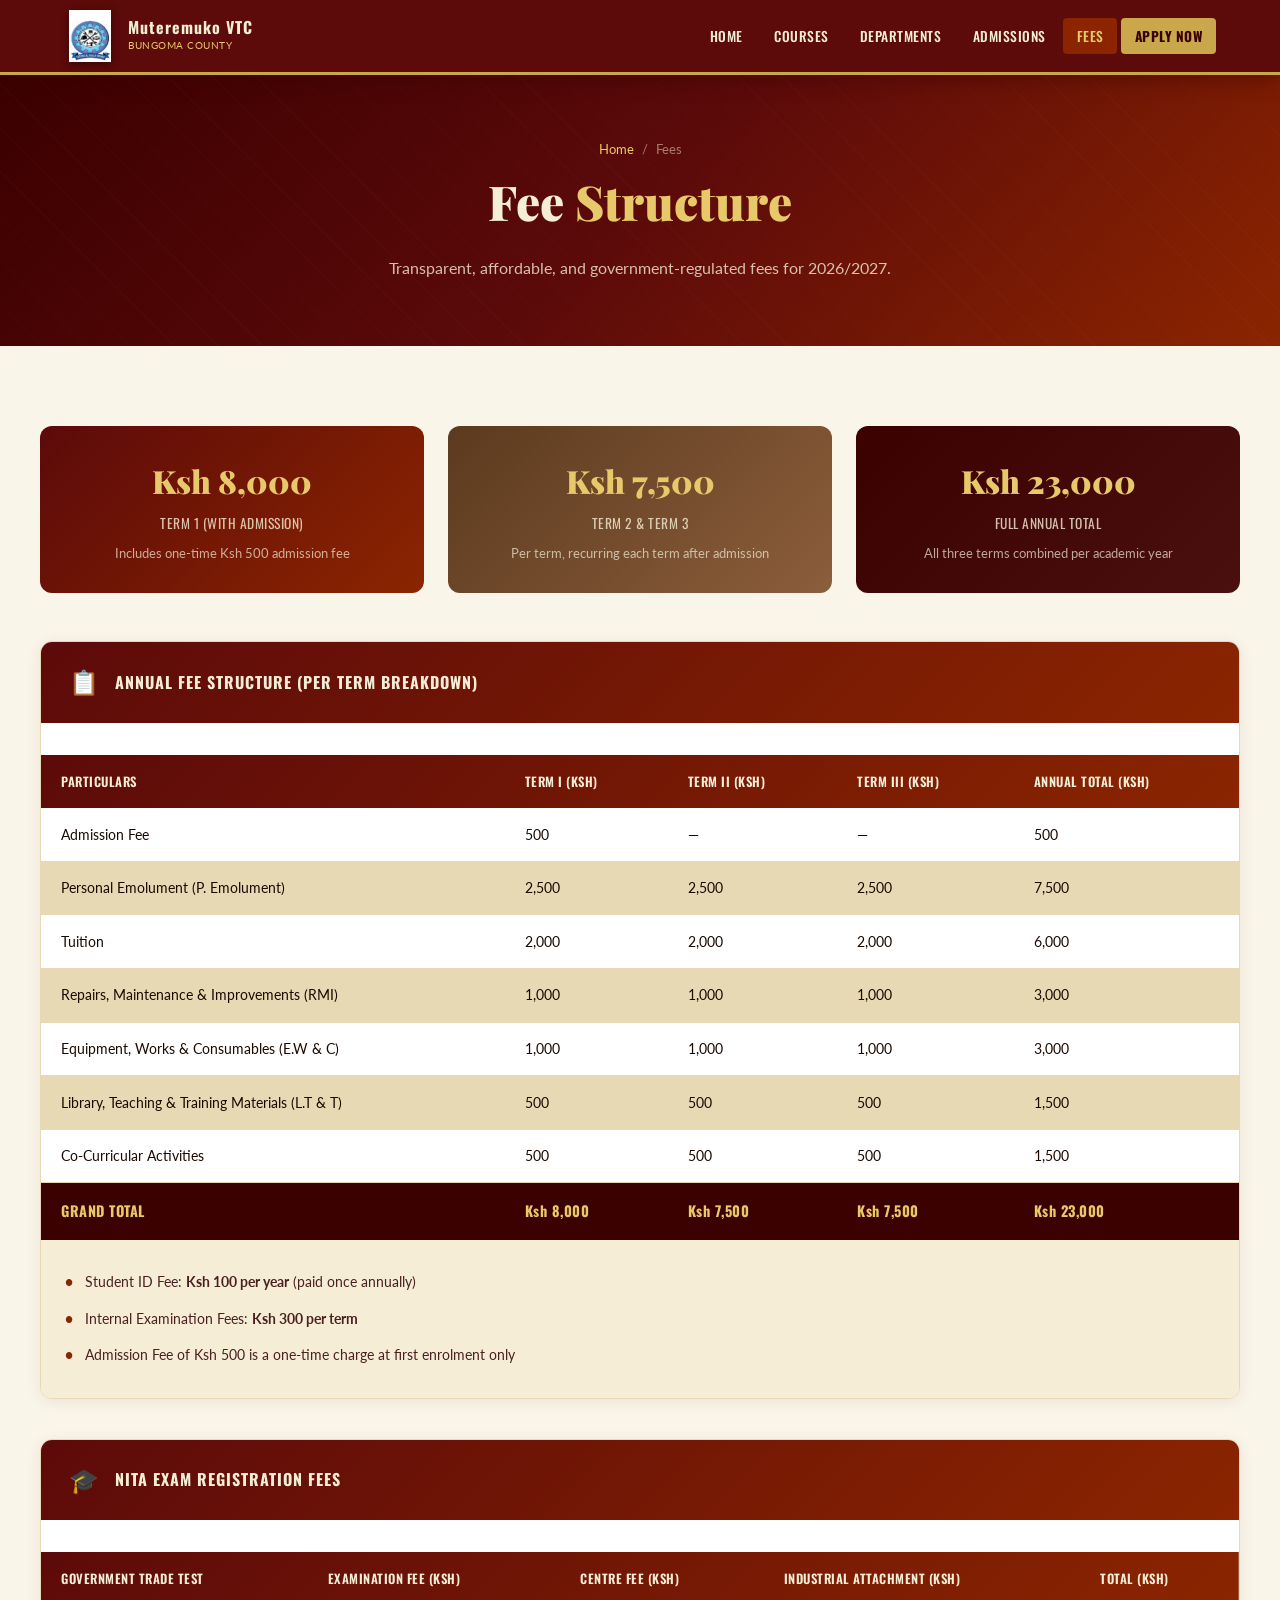
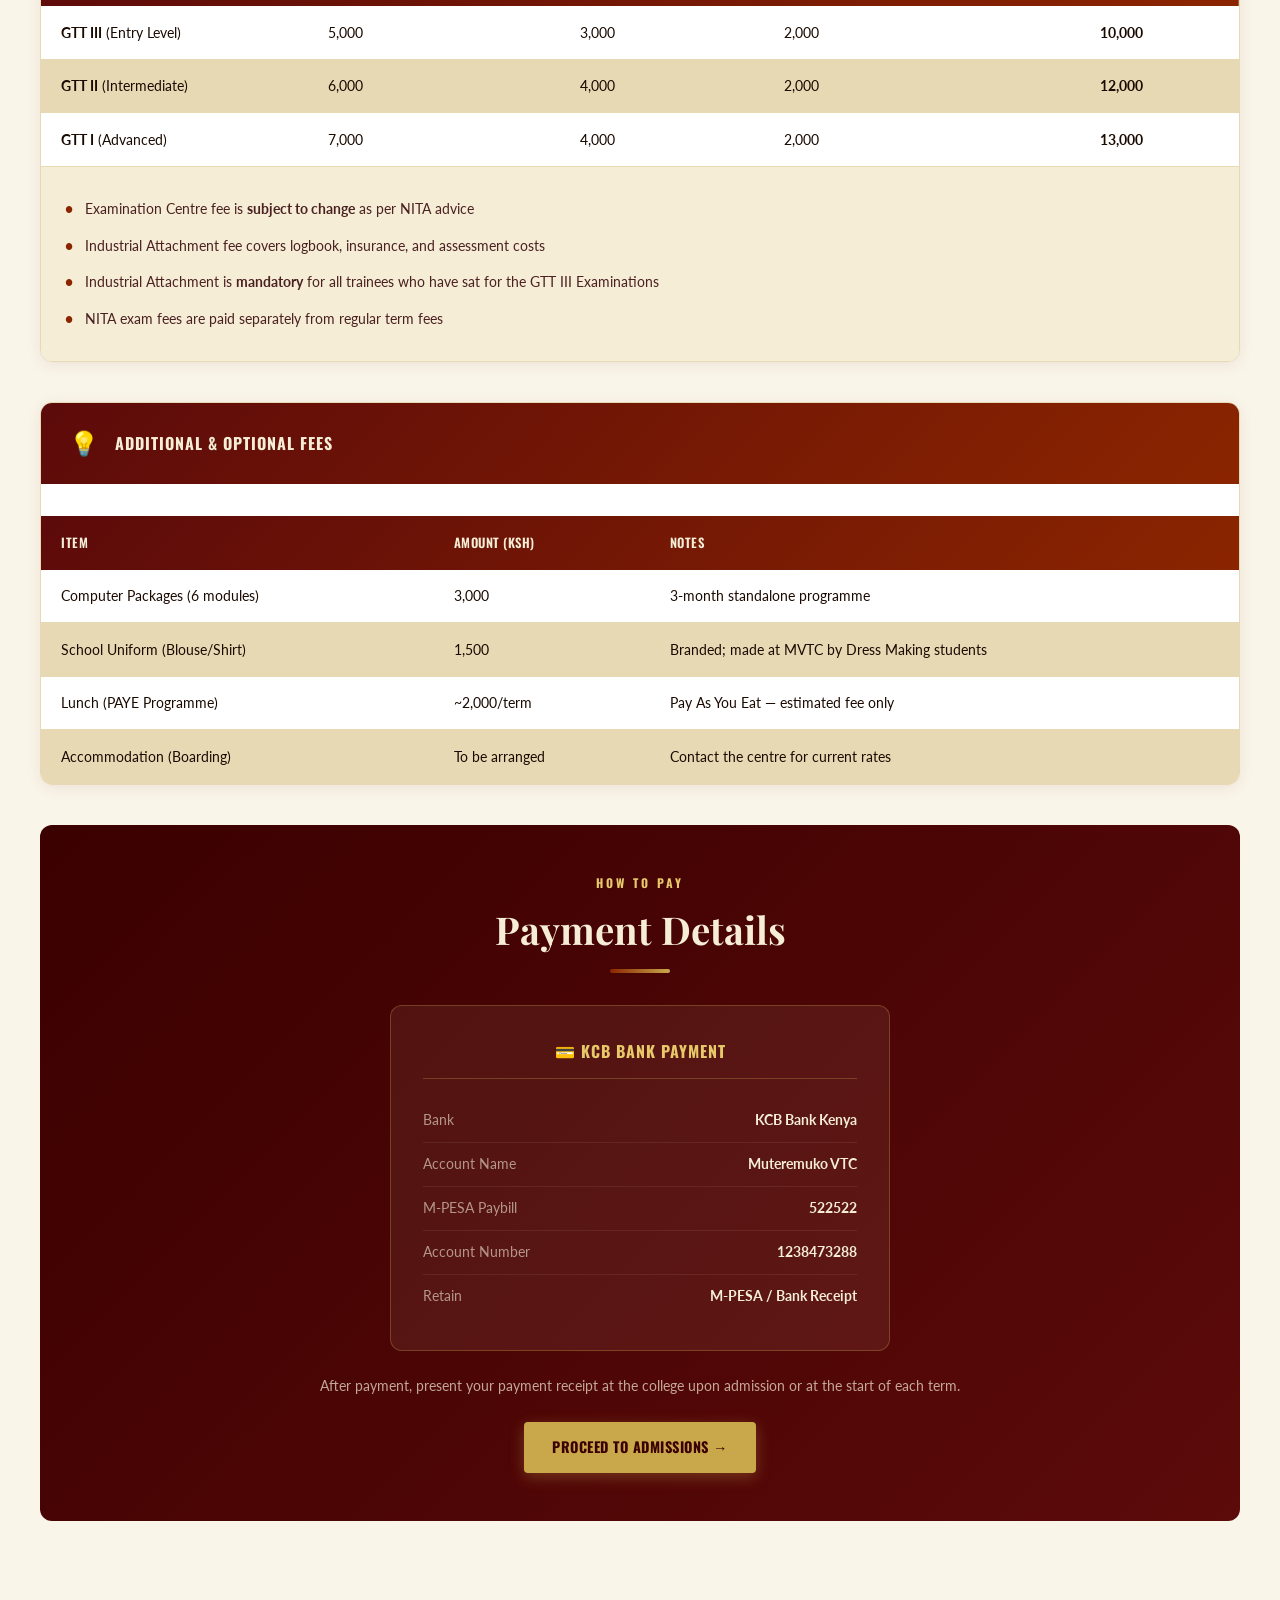
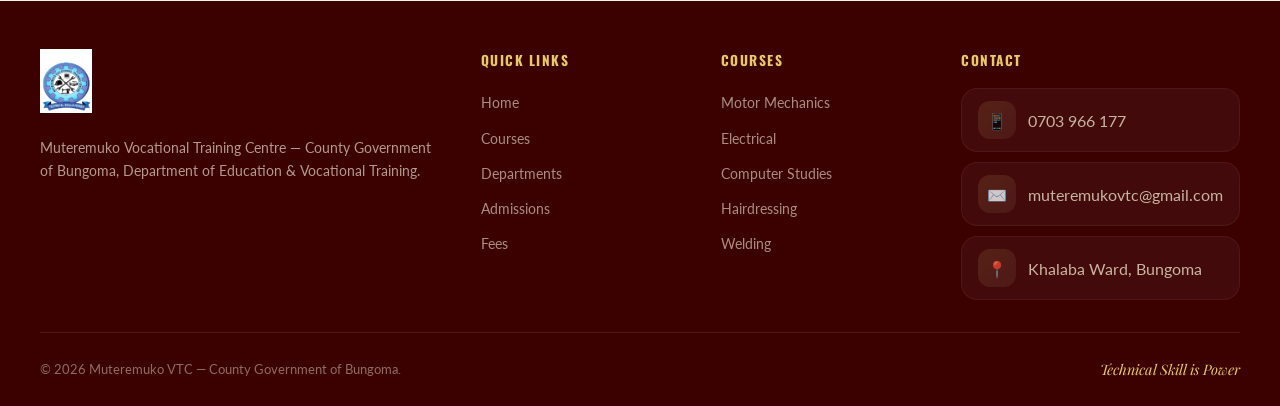
<file: fees.html>
<!DOCTYPE html>
<html lang="en">
<head>
  <meta charset="UTF-8" />
  <meta name="viewport" content="width=device-width, initial-scale=1.0" />
  <title>Fees | Muteremuko VTC – Bungoma County</title>
  <meta name="description" content="Complete fee structure for Muteremuko VTC including term fees, NITA exam registration fees, and payment details.">
  <link rel="stylesheet" href="style.css" />
</head>
<body>

<nav class="navbar" role="navigation">
  <div class="nav-container">
    <a href="index.html" class="nav-brand">
      <img src="logo.jpeg" alt="Muteremuko VTC Logo" />
      <div class="nav-brand-text">
        <span class="nav-brand-name">Muteremuko VTC</span>
        <span class="nav-brand-sub">Bungoma County</span>
      </div>
    </a>
    <ul class="nav-links">
      <li><a href="index.html">Home</a></li>
      <li><a href="courses.html">Courses</a></li>
      <li><a href="departments.html">Departments</a></li>
      <li><a href="admissions.html">Admissions</a></li>
      <li><a href="fees.html" class="active">Fees</a></li>
      <li class="nav-cta"><a href="admissions.html">Apply Now</a></li>
    </ul>
    <button class="hamburger" aria-label="Toggle menu"><span></span><span></span><span></span></button>
  </div>
</nav>

<div class="page-hero">
  <div class="page-hero-content">
    <div class="breadcrumb"><a href="index.html">Home</a> <span>/</span> <span>Fees</span></div>
    <h1>Fee <span>Structure</span></h1>
    <p>Transparent, affordable, and government-regulated fees for <span class="auto-academic-year"></span>.</p>
  </div>
</div>

<section class="page-section">
  <div class="section-container">

    <!-- Fee Summary Cards -->
    <div class="fee-summary-grid reveal">
      <div class="fee-summary-card">
        <span class="fee-amt">Ksh 8,000</span>
        <div class="fee-period">Term 1 (with Admission)</div>
        <p>Includes one-time Ksh 500 admission fee</p>
      </div>
      <div class="fee-summary-card term2">
        <span class="fee-amt">Ksh 7,500</span>
        <div class="fee-period">Term 2 &amp; Term 3</div>
        <p>Per term, recurring each term after admission</p>
      </div>
      <div class="fee-summary-card annual">
        <span class="fee-amt">Ksh 23,000</span>
        <div class="fee-period">Full Annual Total</div>
        <p>All three terms combined per academic year</p>
      </div>
    </div>

    <!-- Main Fee Table -->
    <div class="fees-card reveal">
      <div class="fees-card-header">
        <span>📋</span>
        <h3>Annual Fee Structure (Per Term Breakdown)</h3>
      </div>
      <div class="fee-table-wrapper">
        <table class="fee-table">
          <thead>
            <tr>
              <th>Particulars</th>
              <th>Term I (Ksh)</th>
              <th>Term II (Ksh)</th>
              <th>Term III (Ksh)</th>
              <th>Annual Total (Ksh)</th>
            </tr>
          </thead>
          <tbody>
            <tr><td>Admission Fee</td><td>500</td><td>—</td><td>—</td><td>500</td></tr>
            <tr><td>Personal Emolument (P. Emolument)</td><td>2,500</td><td>2,500</td><td>2,500</td><td>7,500</td></tr>
            <tr><td>Tuition</td><td>2,000</td><td>2,000</td><td>2,000</td><td>6,000</td></tr>
            <tr><td>Repairs, Maintenance &amp; Improvements (RMI)</td><td>1,000</td><td>1,000</td><td>1,000</td><td>3,000</td></tr>
            <tr><td>Equipment, Works &amp; Consumables (E.W &amp; C)</td><td>1,000</td><td>1,000</td><td>1,000</td><td>3,000</td></tr>
            <tr><td>Library, Teaching &amp; Training Materials (L.T &amp; T)</td><td>500</td><td>500</td><td>500</td><td>1,500</td></tr>
            <tr><td>Co-Curricular Activities</td><td>500</td><td>500</td><td>500</td><td>1,500</td></tr>
          </tbody>
          <tfoot>
            <tr>
              <td>GRAND TOTAL</td>
              <td>Ksh 8,000</td>
              <td>Ksh 7,500</td>
              <td>Ksh 7,500</td>
              <td>Ksh 23,000</td>
            </tr>
          </tfoot>
        </table>
      </div>
      <ul class="note-list">
        <li>Student ID Fee: <strong>Ksh 100 per year</strong> (paid once annually)</li>
        <li>Internal Examination Fees: <strong>Ksh 300 per term</strong></li>
        <li>Admission Fee of Ksh 500 is a one-time charge at first enrolment only</li>
      </ul>
    </div>

    <!-- NITA Exam Fees -->
    <div class="fees-card reveal">
      <div class="fees-card-header">
        <span>🎓</span>
        <h3>NITA Exam Registration Fees</h3>
      </div>
      <div class="fee-table-wrapper">
        <table class="fee-table">
          <thead>
            <tr>
              <th>Government Trade Test</th>
              <th>Examination Fee (Ksh)</th>
              <th>Centre Fee (Ksh)</th>
              <th>Industrial Attachment (Ksh)</th>
              <th>Total (Ksh)</th>
            </tr>
          </thead>
          <tbody>
            <tr>
              <td><strong>GTT III</strong> (Entry Level)</td>
              <td>5,000</td>
              <td>3,000</td>
              <td>2,000</td>
              <td><strong>10,000</strong></td>
            </tr>
            <tr>
              <td><strong>GTT II</strong> (Intermediate)</td>
              <td>6,000</td>
              <td>4,000</td>
              <td>2,000</td>
              <td><strong>12,000</strong></td>
            </tr>
            <tr>
              <td><strong>GTT I</strong> (Advanced)</td>
              <td>7,000</td>
              <td>4,000</td>
              <td>2,000</td>
              <td><strong>13,000</strong></td>
            </tr>
          </tbody>
        </table>
      </div>
      <ul class="note-list">
        <li>Examination Centre fee is <strong>subject to change</strong> as per NITA advice</li>
        <li>Industrial Attachment fee covers logbook, insurance, and assessment costs</li>
        <li>Industrial Attachment is <strong>mandatory</strong> for all trainees who have sat for the GTT III Examinations</li>
        <li>NITA exam fees are paid separately from regular term fees</li>
      </ul>
    </div>

    <!-- Additional Fees -->
    <div class="fees-card reveal">
      <div class="fees-card-header">
        <span>💡</span>
        <h3>Additional &amp; Optional Fees</h3>
      </div>
      <div class="fee-table-wrapper">
        <table class="fee-table">
          <thead>
            <tr>
              <th>Item</th>
              <th>Amount (Ksh)</th>
              <th>Notes</th>
            </tr>
          </thead>
          <tbody>
            <tr><td>Computer Packages (6 modules)</td><td>3,000</td><td>3-month standalone programme</td></tr>
            <tr><td>School Uniform (Blouse/Shirt)</td><td>1,500</td><td>Branded; made at MVTC by Dress Making students</td></tr>
            <tr><td>Lunch (PAYE Programme)</td><td>~2,000/term</td><td>Pay As You Eat — estimated fee only</td></tr>
            <tr><td>Accommodation (Boarding)</td><td>To be arranged</td><td>Contact the centre for current rates</td></tr>
          </tbody>
        </table>
      </div>
    </div>

    <!-- Payment Details -->
    <div class="admission-section payment-section">
      <div class="payment-inner">
        <p class="section-label payment-label">How to Pay</p>
        <h2 class="section-title payment-title">Payment Details</h2>
        <div class="section-divider payment-divider"></div>
        <div class="payment-bank">
          <div class="bank-details">
            <h3>💳 KCB Bank Payment</h3>
            <div class="bank-row"><span class="bank-label">Bank</span><span class="bank-value">KCB Bank Kenya</span></div>
            <div class="bank-row"><span class="bank-label">Account Name</span><span class="bank-value">Muteremuko VTC</span></div>
            <div class="bank-row"><span class="bank-label">M-PESA Paybill</span><span class="bank-value">522522</span></div>
            <div class="bank-row"><span class="bank-label">Account Number</span><span class="bank-value">1238473288</span></div>
            <div class="bank-row"><span class="bank-label">Retain</span><span class="bank-value">M-PESA / Bank Receipt</span></div>
          </div>
        </div>
        <p class="payment-note">
          After payment, present your payment receipt at the college upon admission or at the start of each term.
        </p>
        <div class="payment-cta">
          <a href="admissions.html" class="btn-primary">Proceed to Admissions →</a>
        </div>
      </div>
    </div>

  </div>
</section>

<footer>
  <div class="footer-grid">
    <div class="footer-brand">
      <img src="logo.jpeg" alt="Muteremuko VTC Logo" />
      <p>Muteremuko Vocational Training Centre — County Government of Bungoma, Department of Education &amp; Vocational Training.</p>
    </div>
    <div class="footer-col"><h4>Quick Links</h4><ul>
      <li><a href="index.html">Home</a></li><li><a href="courses.html">Courses</a></li>
      <li><a href="departments.html">Departments</a></li><li><a href="admissions.html">Admissions</a></li>
      <li><a href="fees.html">Fees</a></li>
    </ul></div>
    <div class="footer-col"><h4>Courses</h4><ul>
      <li><a href="courses.html#motor-vehicle">Motor Mechanics</a></li>
      <li><a href="courses.html#electrical">Electrical</a></li>
      <li><a href="courses.html#ict">Computer Studies</a></li>
      <li><a href="courses.html#hairdressing">Hairdressing</a></li>
      <li><a href="courses.html#welding">Welding</a></li>
    </ul></div>
    <div class="footer-col"><h4>Contact</h4>
      <div class="footer-contact-list">
        <a href="https://wa.me/2540703966177" target="_blank" class="footer-contact-item">
          <span class="footer-icon">📱</span>
          <span>0703 966 177</span>
        </a>
        <a href="https://mail.google.com/mail/?view=cm&to=muteremukovtc@gmail.com" target="_blank" class="footer-contact-item">
          <span class="footer-icon">✉️</span>
          <span>muteremukovtc@gmail.com</span>
        </a>
        <a href="https://www.google.com/maps/search/?api=1&query=Muteremuko+VTC+Bungoma" target="_blank" class="footer-contact-item">
          <span class="footer-icon">📍</span>
          <span>Khalaba Ward, Bungoma</span>
        </a>
      </div>
    </div>
  </div>
  <div class="footer-bottom">
    <p>&copy; <span class="auto-year">2026</span> Muteremuko VTC — County Government of Bungoma.</p>
    <p class="footer-motto">Technical Skill is Power</p>
  </div>
</footer>

<button class="back-to-top" aria-label="Back to top">&#8593;</button>
<script src="main.js"></script>
</body>
</html>
</file>
<file: style.css>
/* ============================================
   MUTEREMUKO VTC - MAIN STYLESHEET
   Color Palette: Brick Red, Maroon, Cream
   ============================================ */

@import url('https://fonts.googleapis.com/css2?family=Playfair+Display:wght@400;600;700;900&family=Lato:wght@300;400;700&family=Oswald:wght@400;500;600;700&display=swap');

:root {
  --brick-red: #8B2500;
  --maroon: #5C0A0A;
  --deep-maroon: #3B0000;
  --cream: #F5EDD6;
  --cream-light: #FAF5E9;
  --cream-dark: #E8D9B5;
  --gold: #C9A84C;
  --gold-light: #E8C96A;
  --text-dark: #1A0A00;
  --text-mid: #4A2020;
  --white: #FFFFFF;
  --shadow: rgba(92, 10, 10, 0.25);
  --shadow-deep: rgba(59, 0, 0, 0.45);

  --font-display: 'Playfair Display', Georgia, serif;
  --font-heading: 'Oswald', sans-serif;
  --font-body: 'Lato', sans-serif;

  --transition: 0.3s ease;
  --radius: 4px;
  --radius-lg: 12px;
}

*, *::before, *::after {
  box-sizing: border-box;
  margin: 0;
  padding: 0;
}

html {
  scroll-behavior: smooth;
}

body {
  font-family: var(--font-body);
  background-color: var(--cream-light);
  color: var(--text-dark);
  line-height: 1.7;
  overflow-x: hidden;
}

/* ---- SCROLLBAR ---- */
::-webkit-scrollbar { width: 8px; }
::-webkit-scrollbar-track { background: var(--cream-dark); }
::-webkit-scrollbar-thumb { background: var(--brick-red); border-radius: 4px; }

/* ============ NAVBAR ============ */
.navbar {
  position: sticky;
  top: 0;
  z-index: 1000;
  background: var(--maroon);
  border-bottom: 3px solid var(--gold);
  box-shadow: 0 4px 20px var(--shadow-deep);
}

.nav-container {
  max-width: 1200px;
  margin: 0 auto;
  padding: 0 1.5rem;
  display: flex;
  align-items: center;
  justify-content: space-between;
  height: 72px;
}

.nav-brand {
  display: flex;
  align-items: center;
  gap: 12px;
  text-decoration: none;
}

.nav-brand img {
  height: 52px;
  width: 52px;
  object-fit: contain;
  filter: drop-shadow(0 2px 4px rgba(0,0,0,0.4));
}

.nav-brand-text {
  display: flex;
  flex-direction: column;
}

.nav-brand-name {
  font-family: var(--font-heading);
  font-size: 1rem;
  font-weight: 700;
  color: var(--cream);
  letter-spacing: 1px;
  line-height: 1.2;
}

.nav-brand-sub {
  font-family: var(--font-body);
  font-size: 0.65rem;
  color: var(--gold-light);
  letter-spacing: 0.5px;
  text-transform: uppercase;
}

.nav-links {
  display: flex;
  list-style: none;
  gap: 0.25rem;
  align-items: center;
}

.nav-links a {
  font-family: var(--font-heading);
  font-size: 0.85rem;
  font-weight: 500;
  color: var(--cream);
  text-decoration: none;
  padding: 0.5rem 0.85rem;
  border-radius: var(--radius);
  letter-spacing: 0.5px;
  transition: background var(--transition), color var(--transition);
  text-transform: uppercase;
}

.nav-links a:hover,
.nav-links a.active {
  background: var(--brick-red);
  color: var(--gold-light);
}

.nav-links .nav-cta a {
  background: var(--gold);
  color: var(--deep-maroon);
  font-weight: 700;
}

.nav-links .nav-cta a:hover {
  background: var(--gold-light);
  color: var(--maroon);
}

.hamburger {
  display: none;
  flex-direction: column;
  gap: 5px;
  cursor: pointer;
  padding: 4px;
}

.hamburger span {
  display: block;
  width: 26px;
  height: 2px;
  background: var(--cream);
  border-radius: 2px;
  transition: var(--transition);
}

/* ============ HERO SECTION ============ */
.hero {
  position: relative;
  min-height: 88vh;
  background: linear-gradient(135deg, var(--deep-maroon) 0%, var(--maroon) 40%, var(--brick-red) 80%, #A03010 100%);
  display: flex;
  align-items: center;
  overflow: hidden;
}

.hero::before {
  content: '';
  position: absolute;
  inset: 0;
  background:
    radial-gradient(ellipse at 20% 50%, rgba(201,168,76,0.12) 0%, transparent 60%),
    radial-gradient(ellipse at 80% 20%, rgba(245,237,214,0.08) 0%, transparent 50%);
}

.hero-pattern {
  position: absolute;
  inset: 0;
  background-image:
    repeating-linear-gradient(45deg, transparent, transparent 40px, rgba(255,255,255,0.02) 40px, rgba(255,255,255,0.02) 41px),
    repeating-linear-gradient(-45deg, transparent, transparent 40px, rgba(255,255,255,0.02) 40px, rgba(255,255,255,0.02) 41px);
}

.hero-content {
  position: relative;
  max-width: 1200px;
  margin: 0 auto;
  padding: 4rem 1.5rem;
  display: grid;
  grid-template-columns: 1fr 1fr;
  gap: 4rem;
  align-items: center;
}

.hero-text { animation: fadeInLeft 0.8s ease forwards; }

.hero-badge {
  display: inline-flex;
  align-items: center;
  gap: 8px;
  background: rgba(201,168,76,0.2);
  border: 1px solid var(--gold);
  border-radius: 100px;
  padding: 0.4rem 1rem;
  margin-bottom: 1.5rem;
  font-family: var(--font-body);
  font-size: 0.75rem;
  font-weight: 700;
  color: var(--gold-light);
  letter-spacing: 1.5px;
  text-transform: uppercase;
}

.hero-badge::before {
  content: '';
  width: 6px;
  height: 6px;
  background: var(--gold-light);
  border-radius: 50%;
  animation: pulse 2s infinite;
}

@keyframes pulse {
  0%, 100% { opacity: 1; transform: scale(1); }
  50% { opacity: 0.5; transform: scale(1.3); }
}

.hero-title {
  font-family: var(--font-display);
  font-size: clamp(2rem, 4vw, 3.2rem);
  font-weight: 900;
  color: var(--cream);
  line-height: 1.15;
  margin-bottom: 1rem;
}

.hero-title span {
  color: var(--gold-light);
  display: block;
}

.hero-subtitle {
  font-size: 1rem;
  color: rgba(245,237,214,0.8);
  margin-bottom: 1rem;
  font-weight: 300;
  letter-spacing: 0.3px;
}

.hero-location {
  display: flex;
  align-items: center;
  gap: 6px;
  color: var(--gold-light);
  font-size: 0.85rem;
  margin-bottom: 2rem;
  font-weight: 700;
  text-transform: uppercase;
  letter-spacing: 1px;
}

.hero-location svg { flex-shrink: 0; }

.hero-actions {
  display: flex;
  gap: 1rem;
  flex-wrap: wrap;
}

.btn-primary {
  display: inline-flex;
  align-items: center;
  gap: 8px;
  background: var(--gold);
  color: var(--deep-maroon);
  padding: 0.85rem 1.75rem;
  border-radius: var(--radius);
  font-family: var(--font-heading);
  font-size: 0.9rem;
  font-weight: 700;
  text-decoration: none;
  letter-spacing: 0.5px;
  text-transform: uppercase;
  transition: all var(--transition);
  box-shadow: 0 4px 15px rgba(201,168,76,0.3);
}

.btn-primary:hover {
  background: var(--gold-light);
  transform: translateY(-2px);
  box-shadow: 0 8px 25px rgba(201,168,76,0.4);
}

.btn-secondary {
  display: inline-flex;
  align-items: center;
  gap: 8px;
  background: transparent;
  color: var(--cream);
  padding: 0.85rem 1.75rem;
  border-radius: var(--radius);
  border: 2px solid rgba(245,237,214,0.5);
  font-family: var(--font-heading);
  font-size: 0.9rem;
  font-weight: 600;
  text-decoration: none;
  letter-spacing: 0.5px;
  text-transform: uppercase;
  transition: all var(--transition);
}

.btn-secondary:hover {
  border-color: var(--cream);
  background: rgba(245,237,214,0.1);
  transform: translateY(-2px);
}

.hero-visual {
  display: flex;
  flex-direction: column;
  align-items: center;
  gap: 1.5rem;
  animation: fadeInRight 0.8s ease 0.2s forwards;
  opacity: 0;
}

.hero-logo-wrapper {
  position: relative;
  width: 200px;
  height: 200px;
}

.hero-logo-wrapper::before {
  content: '';
  position: absolute;
  inset: -10px;
  border-radius: 50%;
  border: 2px solid rgba(201,168,76,0.4);
  animation: rotateBorder 12s linear infinite;
}

.hero-logo-wrapper::after {
  content: '';
  position: absolute;
  inset: -22px;
  border-radius: 50%;
  border: 1px dashed rgba(201,168,76,0.2);
  animation: rotateBorder 20s linear infinite reverse;
}

@keyframes rotateBorder {
  from { transform: rotate(0deg); }
  to { transform: rotate(360deg); }
}

.hero-logo-wrapper img {
  width: 100%;
  height: 100%;
  object-fit: contain;
  filter: drop-shadow(0 8px 30px rgba(201,168,76,0.3));
}

.hero-stats {
  display: grid;
  grid-template-columns: repeat(3, 1fr);
  gap: 1rem;
  width: 100%;
}

.stat-card {
  background: rgba(245,237,214,0.08);
  border: 1px solid rgba(201,168,76,0.25);
  border-radius: var(--radius-lg);
  padding: 1rem;
  text-align: center;
  transition: all var(--transition);
}

.stat-card:hover {
  background: rgba(245,237,214,0.13);
  border-color: rgba(201,168,76,0.5);
}

.stat-number {
  font-family: var(--font-display);
  font-size: 1.8rem;
  font-weight: 900;
  color: var(--gold-light);
  line-height: 1;
}

.stat-label {
  font-size: 0.7rem;
  color: rgba(245,237,214,0.7);
  text-transform: uppercase;
  letter-spacing: 0.5px;
  margin-top: 4px;
}

/* ============ SECTION COMMONS ============ */
section {
  padding: 5rem 1.5rem;
}

.section-container {
  max-width: 1200px;
  margin: 0 auto;
}

.section-label {
  font-family: var(--font-heading);
  font-size: 0.75rem;
  font-weight: 700;
  color: var(--brick-red);
  text-transform: uppercase;
  letter-spacing: 3px;
  margin-bottom: 0.75rem;
}

.section-title {
  font-family: var(--font-display);
  font-size: clamp(1.6rem, 3vw, 2.4rem);
  font-weight: 700;
  color: var(--deep-maroon);
  line-height: 1.25;
  margin-bottom: 1rem;
}

.section-intro {
  font-size: 1rem;
  color: var(--text-mid);
  max-width: 600px;
  line-height: 1.8;
}

.section-divider {
  width: 60px;
  height: 4px;
  background: linear-gradient(to right, var(--brick-red), var(--gold));
  border-radius: 2px;
  margin: 1rem 0 2.5rem;
}

/* ============ ABOUT STRIP ============ */
.about-strip {
  background: var(--maroon);
  padding: 3.5rem 1.5rem;
}

.about-strip-grid {
  max-width: 1200px;
  margin: 0 auto;
  display: grid;
  grid-template-columns: repeat(3, 1fr);
  gap: 2rem;
}

.about-strip-item {
  text-align: center;
  padding: 2rem 1.5rem;
  border: 1px solid rgba(201,168,76,0.2);
  border-radius: var(--radius-lg);
  background: rgba(245,237,214,0.04);
  transition: all var(--transition);
}

.about-strip-item:hover {
  background: rgba(245,237,214,0.09);
  border-color: var(--gold);
  transform: translateY(-4px);
}

.about-strip-icon {
  font-size: 2.5rem;
  margin-bottom: 0.75rem;
}

.about-strip-item h3 {
  font-family: var(--font-heading);
  font-size: 1rem;
  font-weight: 600;
  color: var(--gold-light);
  text-transform: uppercase;
  letter-spacing: 1px;
  margin-bottom: 0.5rem;
}

.about-strip-item p {
  font-size: 0.875rem;
  color: rgba(245,237,214,0.75);
  line-height: 1.6;
}

/* ============ COURSES PREVIEW ============ */
.courses-section {
  background: var(--cream-light);
}

.courses-grid {
  display: grid;
  grid-template-columns: repeat(auto-fill, minmax(280px, 1fr));
  gap: 1.5rem;
  margin-top: 2rem;
}

.course-card {
  background: var(--white);
  border: 1px solid var(--cream-dark);
  border-radius: var(--radius-lg);
  overflow: hidden;
  transition: all var(--transition);
  text-decoration: none;
  color: inherit;
  display: block;
  box-shadow: 0 2px 12px rgba(92,10,10,0.06);
}

.course-card:hover {
  transform: translateY(-6px);
  box-shadow: 0 12px 35px rgba(92,10,10,0.15);
  border-color: var(--brick-red);
}

.course-card-header {
  background: linear-gradient(135deg, var(--maroon), var(--brick-red));
  padding: 1.5rem;
  display: flex;
  align-items: center;
  gap: 1rem;
}

.course-icon {
  width: 52px;
  height: 52px;
  background: rgba(245,237,214,0.15);
  border-radius: 50%;
  display: flex;
  align-items: center;
  justify-content: center;
  font-size: 1.5rem;
  flex-shrink: 0;
}

.course-card-header h3 {
  font-family: var(--font-heading);
  font-size: 1rem;
  font-weight: 600;
  color: var(--cream);
  letter-spacing: 0.5px;
  text-transform: uppercase;
}

.course-card-body {
  padding: 1.25rem 1.5rem;
}

.course-card-body p {
  font-size: 0.875rem;
  color: var(--text-mid);
  line-height: 1.7;
  margin-bottom: 1rem;
}

.course-tag {
  display: inline-block;
  background: var(--cream-dark);
  color: var(--maroon);
  font-size: 0.7rem;
  font-weight: 700;
  text-transform: uppercase;
  letter-spacing: 0.5px;
  padding: 0.25rem 0.65rem;
  border-radius: 100px;
}

.courses-cta {
  text-align: center;
  margin-top: 3rem;
}

/* ============ FEE TABLE ============ */
.fees-section {
  background: var(--cream);
}

.fee-table-wrapper {
  overflow-x: auto;
  border-radius: var(--radius-lg);
  box-shadow: 0 4px 20px var(--shadow);
  margin-top: 2rem;
}

.fee-table {
  width: 100%;
  border-collapse: collapse;
  font-size: 0.875rem;
}

.fee-table thead {
  background: linear-gradient(135deg, var(--maroon), var(--brick-red));
}

.fee-table thead th {
  font-family: var(--font-heading);
  font-weight: 600;
  color: var(--cream);
  padding: 1rem 1.25rem;
  text-align: left;
  letter-spacing: 0.5px;
  text-transform: uppercase;
  font-size: 0.8rem;
}

.fee-table tbody tr:nth-child(even) {
  background: var(--cream-dark);
}

.fee-table tbody tr:nth-child(odd) {
  background: var(--white);
}

.fee-table tbody tr:hover {
  background: rgba(139,37,0,0.07);
}

.fee-table tbody td {
  padding: 0.9rem 1.25rem;
  color: var(--text-dark);
  border-bottom: 1px solid var(--cream-dark);
}

.fee-table tfoot td {
  padding: 1rem 1.25rem;
  background: var(--deep-maroon);
  color: var(--gold-light);
  font-family: var(--font-heading);
  font-weight: 700;
  font-size: 0.9rem;
  letter-spacing: 0.5px;
}

/* ============ ADMISSION ============ */
.admission-section {
  background: linear-gradient(135deg, var(--deep-maroon), var(--maroon));
  color: var(--cream);
}

.admission-section .section-title { color: var(--cream); }
.admission-section .section-label { color: var(--gold-light); }
.admission-section .section-intro { color: rgba(245,237,214,0.8); }

.admission-grid {
  display: grid;
  grid-template-columns: 1fr 1fr;
  gap: 3rem;
  margin-top: 2rem;
}

.req-list {
  list-style: none;
}

.req-list li {
  display: flex;
  gap: 0.75rem;
  padding: 0.85rem 0;
  border-bottom: 1px solid rgba(245,237,214,0.1);
  font-size: 0.9rem;
  color: rgba(245,237,214,0.85);
  align-items: flex-start;
}

.req-list li:last-child { border-bottom: none; }

.req-list li::before {
  content: '✦';
  color: var(--gold);
  font-size: 0.7rem;
  flex-shrink: 0;
  margin-top: 5px;
}

.bank-details {
  background: rgba(245,237,214,0.07);
  border: 1px solid rgba(201,168,76,0.3);
  border-radius: var(--radius-lg);
  padding: 2rem;
}

.bank-details h3 {
  font-family: var(--font-heading);
  font-size: 1rem;
  color: var(--gold-light);
  text-transform: uppercase;
  letter-spacing: 1px;
  margin-bottom: 1.25rem;
  padding-bottom: 0.75rem;
  border-bottom: 1px solid rgba(201,168,76,0.3);
}

.bank-row {
  display: flex;
  justify-content: space-between;
  padding: 0.6rem 0;
  font-size: 0.875rem;
  border-bottom: 1px solid rgba(245,237,214,0.08);
}

.bank-row:last-child { border-bottom: none; }

.bank-label { color: rgba(245,237,214,0.6); }
.bank-value { color: var(--cream); font-weight: 700; }

/* ============ NITA TABLE ============ */
.nita-section {
  background: var(--cream-light);
}

.nita-grid {
  display: grid;
  grid-template-columns: 1fr 1fr;
  gap: 2rem;
  margin-top: 2rem;
  align-items: start;
}

/* ============ CONTACT / FOOTER ============ */
.contact-section {
  background: var(--cream);
}

.contact-grid {
  display: grid;
  grid-template-columns: 1fr 1fr;
  gap: 3rem;
  margin-top: 2rem;
}

/* ---- Contact Cards (loc-card style) ---- */
.contact-cards {
  display: flex;
  flex-direction: column;
  gap: 1rem;
}

.contact-card-item {
  position: relative;
  display: flex;
  align-items: center;
  gap: 16px;
  padding: 18px 20px;
  border-radius: 18px;
  background: rgba(92,10,10,0.04);
  border: 1px solid rgba(92,10,10,0.1);
  text-decoration: none;
  color: var(--text-dark);
  overflow: hidden;
  transition: all var(--transition);
}

.contact-card-item:hover {
  transform: translateX(6px);
  background: rgba(92,10,10,0.08);
  border-color: rgba(139,37,0,0.3);
  box-shadow: 0 10px 30px rgba(92,10,10,0.12);
}

.contact-card-item::before {
  content: '';
  position: absolute;
  top: 0;
  left: -120%;
  width: 70%;
  height: 100%;
  background: linear-gradient(90deg, transparent, rgba(255,255,255,0.3), transparent);
  transition: all 0.7s ease;
}

.contact-card-item:hover::before { left: 130%; }

.contact-card-icon {
  width: 48px;
  height: 48px;
  display: flex;
  align-items: center;
  justify-content: center;
  border-radius: 14px;
  background: linear-gradient(135deg, rgba(139,37,0,0.15), rgba(201,168,76,0.15));
  font-size: 1.2rem;
  flex-shrink: 0;
  transition: all var(--transition);
}

.contact-card-item:hover .contact-card-icon {
  transform: scale(1.08);
  background: linear-gradient(135deg, var(--brick-red), var(--gold));
}

.contact-card-text strong {
  display: block;
  font-family: var(--font-heading);
  font-size: 0.75rem;
  text-transform: uppercase;
  letter-spacing: 1px;
  color: var(--brick-red);
  margin-bottom: 2px;
}

.contact-card-text span {
  font-size: 0.9rem;
  color: var(--text-mid);
}

/* ---- Footer contact items ---- */
.footer-contact-list {
  display: flex;
  flex-direction: column;
  gap: 10px;
}

.footer-contact-item {
  position: relative;
  display: flex;
  align-items: center;
  gap: 12px;
  padding: 12px 16px;
  border-radius: 16px;
  background: rgba(255,255,255,0.04);
  border: 1px solid rgba(255,255,255,0.06);
  text-decoration: none;
  color: rgba(245,237,214,0.75);
  overflow: hidden;
  transition: all var(--transition);
}

.footer-contact-item:hover {
  transform: translateX(6px);
  color: var(--cream);
  border-color: rgba(201,168,76,0.28);
  background: rgba(255,255,255,0.07);
  box-shadow: 0 10px 30px rgba(0,0,0,0.18), 0 0 20px rgba(201,168,76,0.08);
}

.footer-contact-item::before {
  content: '';
  position: absolute;
  top: 0;
  left: -120%;
  width: 70%;
  height: 100%;
  background: linear-gradient(90deg, transparent, rgba(255,255,255,0.08), transparent);
  transition: all 0.7s ease;
}

.footer-contact-item:hover::before { left: 130%; }

.footer-icon {
  width: 38px;
  height: 38px;
  display: flex;
  align-items: center;
  justify-content: center;
  border-radius: 12px;
  background: linear-gradient(135deg, rgba(201,168,76,0.15), rgba(255,255,255,0.06));
  font-size: 1rem;
  flex-shrink: 0;
  transition: all var(--transition);
}

.footer-contact-item:hover .footer-icon {
  transform: scale(1.08);
  background: linear-gradient(135deg, var(--gold-light), rgba(255,255,255,0.18));
}

.map-placeholder {
  background: var(--cream-dark);
  border: 2px dashed var(--brick-red);
  border-radius: var(--radius-lg);
  height: 280px;
  display: flex;
  align-items: center;
  justify-content: center;
  flex-direction: column;
  gap: 0.5rem;
  color: var(--text-mid);
}

.map-placeholder p { font-size: 0.875rem; font-weight: 600; }
.map-placeholder span { font-size: 2rem; }

/* ============ FOOTER ============ */
footer {
  background: var(--deep-maroon);
  color: var(--cream);
  padding: 3rem 1.5rem 1.5rem;
}

.footer-grid {
  max-width: 1200px;
  margin: 0 auto;
  display: grid;
  grid-template-columns: 2fr 1fr 1fr 1fr;
  gap: 2.5rem;
  padding-bottom: 2rem;
  border-bottom: 1px solid rgba(245,237,214,0.1);
}

.footer-brand img {
  height: 64px;
  margin-bottom: 1rem;
  filter: brightness(1.1);
}

.footer-brand p {
  font-size: 0.85rem;
  color: rgba(245,237,214,0.65);
  line-height: 1.7;
}

.footer-col h4 {
  font-family: var(--font-heading);
  font-size: 0.85rem;
  color: var(--gold-light);
  text-transform: uppercase;
  letter-spacing: 1.5px;
  margin-bottom: 1rem;
}

.footer-col ul {
  list-style: none;
}

.footer-col ul li {
  margin-bottom: 0.5rem;
}

.footer-col ul li a {
  font-size: 0.85rem;
  color: rgba(245,237,214,0.6);
  text-decoration: none;
  transition: color var(--transition);
}

.footer-col ul li a:hover { color: var(--gold-light); }

.footer-bottom {
  max-width: 1200px;
  margin: 0 auto;
  padding-top: 1.5rem;
  display: flex;
  justify-content: space-between;
  align-items: center;
  flex-wrap: wrap;
  gap: 1rem;
}

.footer-bottom p {
  font-size: 0.8rem;
  color: rgba(245,237,214,0.45);
}

.footer-motto {
  font-family: var(--font-display);
  font-style: italic;
  color: var(--gold-light) !important;
  font-size: 0.9rem !important;
  opacity: 1 !important;
}

/* ============ PAGE HERO (inner pages) ============ */
.page-hero {
  background: linear-gradient(135deg, var(--deep-maroon), var(--maroon), var(--brick-red));
  padding: 4rem 1.5rem 3rem;
  text-align: center;
  position: relative;
  overflow: hidden;
}

.page-hero::before {
  content: '';
  position: absolute;
  inset: 0;
  background-image: repeating-linear-gradient(
    45deg, transparent, transparent 30px,
    rgba(255,255,255,0.015) 30px, rgba(255,255,255,0.015) 31px
  );
}

.page-hero-content { position: relative; }

.page-hero h1 {
  font-family: var(--font-display);
  font-size: clamp(1.8rem, 4vw, 3rem);
  font-weight: 900;
  color: var(--cream);
  margin-bottom: 0.75rem;
}

.page-hero h1 span { color: var(--gold-light); }

.page-hero p {
  font-size: 1rem;
  color: rgba(245,237,214,0.8);
  max-width: 600px;
  margin: 0 auto 1rem;
}

.breadcrumb {
  display: flex;
  justify-content: center;
  gap: 0.5rem;
  font-size: 0.8rem;
  color: rgba(245,237,214,0.5);
}

.breadcrumb a { color: var(--gold-light); text-decoration: none; }
.breadcrumb a:hover { text-decoration: underline; }

/* ============ DEPT CARDS ============ */
.dept-grid {
  display: grid;
  grid-template-columns: repeat(auto-fill, minmax(300px, 1fr));
  gap: 1.75rem;
  margin-top: 2rem;
}

.dept-card {
  background: var(--white);
  border-radius: var(--radius-lg);
  overflow: hidden;
  box-shadow: 0 3px 15px rgba(92,10,10,0.08);
  transition: all var(--transition);
  text-decoration: none;
  color: inherit;
  display: block;
}

.dept-card:hover {
  transform: translateY(-5px);
  box-shadow: 0 14px 40px rgba(92,10,10,0.18);
}

.dept-card-banner {
  height: 8px;
  background: linear-gradient(to right, var(--brick-red), var(--gold));
}

.dept-card-body {
  padding: 1.75rem;
}

.dept-icon {
  font-size: 2.5rem;
  margin-bottom: 1rem;
}

.dept-card h3 {
  font-family: var(--font-heading);
  font-size: 1rem;
  color: var(--maroon);
  text-transform: uppercase;
  letter-spacing: 0.5px;
  margin-bottom: 0.5rem;
}

.dept-card p {
  font-size: 0.875rem;
  color: var(--text-mid);
  line-height: 1.7;
  margin-bottom: 1rem;
}

.dept-link {
  display: inline-flex;
  align-items: center;
  gap: 6px;
  font-family: var(--font-heading);
  font-size: 0.8rem;
  font-weight: 600;
  color: var(--brick-red);
  text-transform: uppercase;
  letter-spacing: 0.5px;
}

.dept-link:hover { color: var(--maroon); }

/* ============ HIGHLIGHT BOX ============ */
.highlight-box {
  background: linear-gradient(135deg, var(--maroon), var(--brick-red));
  border-radius: var(--radius-lg);
  padding: 2rem 2.5rem;
  color: var(--cream);
  margin-top: 2rem;
}

.highlight-box h3 {
  font-family: var(--font-heading);
  color: var(--gold-light);
  font-size: 1rem;
  text-transform: uppercase;
  letter-spacing: 1px;
  margin-bottom: 0.75rem;
}

.highlight-box p {
  font-size: 0.9rem;
  color: rgba(245,237,214,0.85);
  line-height: 1.7;
}

/* ============ ADMISSIONS FORM PAGE ============ */
.adm-layout {
  display: grid;
  grid-template-columns: 320px 1fr;
  gap: 2.5rem;
  align-items: start;
}

/* --- Sidebar --- */
.adm-sidebar {
  display: flex;
  flex-direction: column;
  gap: 1.5rem;
  position: sticky;
  top: 90px;
}

.adm-req-box {
  background: var(--white);
  border: 1px solid var(--cream-dark);
  border-radius: var(--radius-lg);
  padding: 1.5rem;
  box-shadow: 0 2px 12px rgba(92,10,10,0.06);
}

.adm-req-box h3 {
  font-family: var(--font-heading);
  font-size: 0.85rem;
  color: var(--maroon);
  text-transform: uppercase;
  letter-spacing: 1px;
  margin-bottom: 1.25rem;
  padding-bottom: 0.6rem;
  border-bottom: 2px solid var(--brick-red);
}

.adm-req-group {
  margin-bottom: 1rem;
}

.adm-req-group h4 {
  font-family: var(--font-heading);
  font-size: 0.75rem;
  color: var(--brick-red);
  text-transform: uppercase;
  letter-spacing: 0.5px;
  margin-bottom: 0.4rem;
}

.adm-req-group ul {
  list-style: none;
  padding: 0;
}

.adm-req-group ul li {
  font-size: 0.82rem;
  color: var(--text-mid);
  padding: 0.25rem 0;
  padding-left: 1rem;
  position: relative;
  line-height: 1.5;
}

.adm-req-group ul li::before {
  content: '▸';
  color: var(--brick-red);
  position: absolute;
  left: 0;
  font-size: 0.7rem;
  top: 4px;
}

.adm-req-link {
  display: inline-block;
  margin-top: 0.75rem;
  font-family: var(--font-heading);
  font-size: 0.75rem;
  color: var(--brick-red);
  text-decoration: none;
  text-transform: uppercase;
  letter-spacing: 0.5px;
  font-weight: 700;
}

.adm-req-link:hover { color: var(--maroon); }

.adm-payment-box {
  background: linear-gradient(135deg, var(--maroon), var(--brick-red));
  border: none;
}

.adm-payment-box h3 {
  color: var(--gold-light);
  border-bottom-color: rgba(201,168,76,0.4);
}

.adm-pay-row {
  display: flex;
  justify-content: space-between;
  padding: 0.45rem 0;
  font-size: 0.82rem;
  border-bottom: 1px solid rgba(245,237,214,0.1);
}

.adm-pay-row:last-child { border-bottom: none; }
.adm-pay-row span { color: rgba(245,237,214,0.65); }
.adm-pay-row strong { color: var(--cream); }

/* --- Tabs --- */
.adm-tabs {
  display: flex;
  gap: 0.5rem;
  margin-bottom: 1.75rem;
  border-bottom: 2px solid var(--cream-dark);
  padding-bottom: 0;
}

.adm-tab {
  background: none;
  border: none;
  border-bottom: 3px solid transparent;
  margin-bottom: -2px;
  padding: 0.65rem 1.25rem;
  font-family: var(--font-heading);
  font-size: 0.85rem;
  font-weight: 600;
  color: var(--text-mid);
  text-transform: uppercase;
  letter-spacing: 0.5px;
  cursor: pointer;
  transition: all var(--transition);
}

.adm-tab:hover { color: var(--brick-red); }

.adm-tab.active {
  color: var(--brick-red);
  border-bottom-color: var(--brick-red);
}

/* --- Form panels --- */
.adm-form-panel { display: none; }
.adm-form-panel.active { display: block; }

.adm-form-intro {
  font-size: 0.9rem;
  color: var(--text-mid);
  margin-bottom: 1.75rem;
  line-height: 1.7;
}

/* --- Form elements --- */
.adm-form {
  display: flex;
  flex-direction: column;
  gap: 1rem;
}

.form-section-label {
  font-family: var(--font-heading);
  font-size: 0.75rem;
  font-weight: 700;
  color: var(--brick-red);
  text-transform: uppercase;
  letter-spacing: 2px;
  padding: 0.5rem 0;
  border-bottom: 1px solid var(--cream-dark);
  margin-top: 0.5rem;
}

.form-row {
  display: grid;
  grid-template-columns: 1fr 1fr;
  gap: 1rem;
}

.form-group {
  display: flex;
  flex-direction: column;
  gap: 0.35rem;
}

.form-group label {
  font-family: var(--font-heading);
  font-size: 0.78rem;
  font-weight: 600;
  color: var(--text-dark);
  text-transform: uppercase;
  letter-spacing: 0.5px;
}

.req-star { color: var(--brick-red); }

.form-group input,
.form-group select,
.form-group textarea {
  padding: 0.7rem 0.9rem;
  border: 1.5px solid var(--cream-dark);
  border-radius: var(--radius);
  font-family: var(--font-body);
  font-size: 0.875rem;
  color: var(--text-dark);
  background: var(--white);
  transition: border-color var(--transition), box-shadow var(--transition);
  outline: none;
}

.form-group input:focus,
.form-group select:focus,
.form-group textarea:focus {
  border-color: var(--brick-red);
  box-shadow: 0 0 0 3px rgba(139,37,0,0.08);
}

.form-group textarea { resize: vertical; min-height: 90px; }

.form-check {
  display: flex;
  align-items: flex-start;
  gap: 0.6rem;
  margin-top: 0.5rem;
}

.form-check input[type="checkbox"] {
  margin-top: 3px;
  accent-color: var(--brick-red);
  flex-shrink: 0;
}

.form-check label {
  font-size: 0.82rem;
  color: var(--text-mid);
  line-height: 1.5;
}

.adm-submit-btn {
  margin-top: 0.5rem;
  padding: 0.9rem 2rem;
  background: linear-gradient(135deg, var(--maroon), var(--brick-red));
  color: var(--cream);
  border: none;
  border-radius: var(--radius);
  font-family: var(--font-heading);
  font-size: 0.9rem;
  font-weight: 700;
  text-transform: uppercase;
  letter-spacing: 1px;
  cursor: pointer;
  transition: all var(--transition);
  align-self: flex-start;
}

.adm-submit-btn:hover {
  background: linear-gradient(135deg, var(--brick-red), var(--maroon));
  transform: translateY(-2px);
  box-shadow: 0 8px 25px rgba(92,10,10,0.25);
}

/* ============ ADMISSIONS PAGE ============ */
.steps-grid {
  display: grid;
  grid-template-columns: repeat(auto-fill, minmax(220px, 1fr));
  gap: 1.5rem;
  margin-top: 2rem;
}

.step-card {
  background: var(--white);
  border-radius: var(--radius-lg);
  padding: 1.75rem 1.5rem;
  text-align: center;
  box-shadow: 0 2px 12px rgba(92,10,10,0.07);
  border: 1px solid var(--cream-dark);
  transition: all var(--transition);
}

.step-card:hover {
  border-color: var(--brick-red);
  transform: translateY(-4px);
  box-shadow: 0 10px 30px rgba(92,10,10,0.13);
}

.step-number {
  width: 48px;
  height: 48px;
  background: linear-gradient(135deg, var(--maroon), var(--brick-red));
  color: var(--cream);
  border-radius: 50%;
  display: flex;
  align-items: center;
  justify-content: center;
  font-family: var(--font-display);
  font-weight: 900;
  font-size: 1.2rem;
  margin: 0 auto 1rem;
}

.step-card h3 {
  font-family: var(--font-heading);
  font-size: 0.9rem;
  color: var(--maroon);
  text-transform: uppercase;
  letter-spacing: 0.5px;
  margin-bottom: 0.5rem;
}

.step-card p {
  font-size: 0.875rem;
  color: var(--text-mid);
  line-height: 1.6;
}

.req-grid {
  display: grid;
  grid-template-columns: 1fr 1fr;
  gap: 2rem;
  margin-top: 2rem;
}

.req-section h3 {
  font-family: var(--font-heading);
  font-size: 0.9rem;
  color: var(--maroon);
  text-transform: uppercase;
  letter-spacing: 1px;
  margin-bottom: 1rem;
  padding-bottom: 0.5rem;
  border-bottom: 2px solid var(--brick-red);
}

.terms-grid {
  display: grid;
  grid-template-columns: repeat(3, 1fr);
  gap: 1.5rem;
  margin-top: 2rem;
}

.term-card {
  background: var(--white);
  border: 1px solid var(--cream-dark);
  color: var(--text-dark);
}

.term-card h3 { color: var(--maroon); }
.term-card p { color: var(--text-mid); }

/* ============ COURSES PAGE ============ */
.course-full-card {
  background: var(--white);
  border-radius: var(--radius-lg);
  overflow: hidden;
  box-shadow: 0 3px 15px rgba(92,10,10,0.08);
  margin-bottom: 2.5rem;
  border: 1px solid var(--cream-dark);
}

.course-full-header {
  background: linear-gradient(135deg, var(--maroon), var(--brick-red));
  padding: 2rem 2.5rem;
  display: flex;
  align-items: center;
  gap: 1.5rem;
}

.course-full-header.masonry { background: linear-gradient(135deg, #5C3A1E, #8B5E3C); }
.course-full-header.hairdressing { background: linear-gradient(135deg, #6B0F6B, #A0388A); }
.course-full-header.plumbing { background: linear-gradient(135deg, #0A3B5C, #1A6B9C); }
.course-full-header.electrical { background: linear-gradient(135deg, #3B3B00, #8B8B00); }
.course-full-header.dressmaking { background: linear-gradient(135deg, #4A2060, #8B4CB0); }
.course-full-header.ict { background: linear-gradient(135deg, #0A3B5C, #1A6B9C); }
.course-full-header.welding { background: linear-gradient(135deg, #2A1A00, #6B4500); }

.course-full-icon {
  font-size: 3rem;
  width: 70px;
  height: 70px;
  background: rgba(245,237,214,0.15);
  border-radius: 50%;
  display: flex;
  align-items: center;
  justify-content: center;
  flex-shrink: 0;
}

.course-full-header-text h2 {
  font-family: var(--font-display);
  font-size: 1.5rem;
  color: var(--cream);
  margin-bottom: 0.25rem;
}

.course-full-header-text p {
  color: rgba(245,237,214,0.75);
  font-size: 0.875rem;
}

.course-full-body {
  padding: 2rem 2.5rem;
  display: grid;
  grid-template-columns: 2fr 1fr;
  gap: 2rem;
}

.course-body-desc {
  color: var(--text-mid);
  margin-bottom: 1.25rem;
  line-height: 1.8;
}

.course-body-label {
  font-family: var(--font-heading);
  color: var(--maroon);
  text-transform: uppercase;
  font-size: 0.8rem;
  letter-spacing: 1px;
  margin-bottom: 0.75rem;
}

.course-detail-list {
  list-style: none;
}

.course-detail-list li {
  padding: 0.6rem 0;
  border-bottom: 1px solid var(--cream-dark);
  font-size: 0.9rem;
  color: var(--text-mid);
  display: flex;
  gap: 0.75rem;
  align-items: flex-start;
}

.course-detail-list li::before {
  content: '▸';
  color: var(--brick-red);
  flex-shrink: 0;
  margin-top: 2px;
}

.course-detail-list li:last-child { border-bottom: none; }

.course-info-box {
  background: var(--cream);
  border-radius: var(--radius-lg);
  padding: 1.5rem;
  height: fit-content;
}

.course-info-box h4 {
  font-family: var(--font-heading);
  font-size: 0.8rem;
  color: var(--maroon);
  text-transform: uppercase;
  letter-spacing: 1px;
  margin-bottom: 1rem;
  padding-bottom: 0.5rem;
  border-bottom: 2px solid var(--brick-red);
}

.info-row {
  display: flex;
  justify-content: space-between;
  padding: 0.5rem 0;
  font-size: 0.85rem;
  border-bottom: 1px solid var(--cream-dark);
}

.info-row:last-child { border-bottom: none; }
.info-label { color: var(--text-mid); }
.info-value { font-weight: 700; color: var(--maroon); }

/* ============ DEPARTMENTS PAGE ============ */
.dept-full-section {
  padding: 4rem 0;
  border-bottom: 2px solid var(--cream-dark);
}

.dept-full-section:last-of-type { border-bottom: none; }

.dept-header {
  display: flex;
  align-items: flex-start;
  gap: 1.5rem;
  margin-bottom: 2rem;
}

.dept-icon-lg {
  font-size: 3.5rem;
  width: 80px;
  height: 80px;
  background: linear-gradient(135deg, var(--maroon), var(--brick-red));
  border-radius: 16px;
  display: flex;
  align-items: center;
  justify-content: center;
  flex-shrink: 0;
}

.dept-icon-lg.engineering { background: linear-gradient(135deg, #8B2500, #C04020); }
.dept-icon-lg.construction { background: linear-gradient(135deg, #5C3A1E, #9A6A3E); }
.dept-icon-lg.beauty { background: linear-gradient(135deg, #6B0F6B, #B040A0); }
.dept-icon-lg.ict-dept { background: linear-gradient(135deg, #0A3B5C, #1A6B9C); }

.dept-header-text h2 {
  font-family: var(--font-display);
  font-size: 1.6rem;
  color: var(--deep-maroon);
  margin-bottom: 0.25rem;
}

.dept-header-text p {
  color: var(--brick-red);
  font-weight: 700;
  font-size: 0.85rem;
  text-transform: uppercase;
  letter-spacing: 1px;
}

.dept-detail-grid {
  display: grid;
  grid-template-columns: 2fr 1fr;
  gap: 2.5rem;
  align-items: start;
}

.dept-desc {
  color: var(--text-mid);
  line-height: 1.8;
  margin-bottom: 1rem;
}

.courses-in-dept {
  display: flex;
  flex-wrap: wrap;
  gap: 0.5rem;
  margin: 1rem 0;
}

.course-pill {
  background: var(--cream);
  border: 1px solid var(--cream-dark);
  color: var(--maroon);
  font-size: 0.8rem;
  font-weight: 700;
  padding: 0.35rem 0.9rem;
  border-radius: 100px;
  font-family: var(--font-heading);
  text-transform: uppercase;
  letter-spacing: 0.3px;
  text-decoration: none;
}

.dept-side-info {
  background: var(--white);
  border-radius: var(--radius-lg);
  overflow: hidden;
  box-shadow: 0 2px 12px rgba(92,10,10,0.07);
}

.dept-side-header {
  background: linear-gradient(to right, var(--maroon), var(--brick-red));
  padding: 1rem 1.25rem;
}

.dept-side-header.construction { background: linear-gradient(to right, #5C3A1E, #9A6A3E); }
.dept-side-header.beauty { background: linear-gradient(to right, #6B0F6B, #B040A0); }
.dept-side-header.ict-dept { background: linear-gradient(to right, #0A3B5C, #1A6B9C); }

.dept-side-header h4 {
  font-family: var(--font-heading);
  color: var(--cream);
  font-size: 0.85rem;
  text-transform: uppercase;
  letter-spacing: 1px;
}

.dept-side-body { padding: 1.25rem; }

.dept-side-row {
  display: flex;
  justify-content: space-between;
  padding: 0.55rem 0;
  font-size: 0.85rem;
  border-bottom: 1px solid var(--cream-dark);
}

.dept-side-row:last-child { border-bottom: none; }
.dsl { color: var(--text-mid); }
.dsv { font-weight: 700; color: var(--maroon); }

/* ============ FEES PAGE ============ */
.fees-card {
  background: var(--white);
  border-radius: var(--radius-lg);
  overflow: hidden;
  box-shadow: 0 3px 15px rgba(92,10,10,0.08);
  margin-bottom: 2.5rem;
  border: 1px solid var(--cream-dark);
}

.fees-card-header {
  background: linear-gradient(135deg, var(--maroon), var(--brick-red));
  padding: 1.25rem 1.75rem;
  display: flex;
  align-items: center;
  gap: 1rem;
}

.fees-card-header h3 {
  font-family: var(--font-heading);
  color: var(--cream);
  font-size: 1rem;
  text-transform: uppercase;
  letter-spacing: 1px;
}

.fees-card-header span { font-size: 1.5rem; }
.fees-card .fee-table-wrapper { border-radius: 0; box-shadow: none; }

.note-list {
  list-style: none;
  padding: 1.5rem;
  background: var(--cream);
}

.note-list li {
  font-size: 0.875rem;
  color: var(--text-mid);
  padding: 0.4rem 0;
  padding-left: 1.25rem;
  position: relative;
}

.note-list li::before {
  content: '•';
  color: var(--brick-red);
  position: absolute;
  left: 0;
  font-weight: 900;
}

.fee-summary-grid {
  display: grid;
  grid-template-columns: repeat(3, 1fr);
  gap: 1.5rem;
  margin-bottom: 3rem;
}

.fee-summary-card {
  background: linear-gradient(135deg, var(--maroon), var(--brick-red));
  border-radius: var(--radius-lg);
  padding: 1.75rem;
  text-align: center;
  color: var(--cream);
}

.fee-summary-card.term2 { background: linear-gradient(135deg, #5C3A1E, #8B5E3C); }
.fee-summary-card.annual { background: linear-gradient(135deg, var(--deep-maroon), #4A1010); }

.fee-summary-card .fee-amt {
  font-family: var(--font-display);
  font-size: 2rem;
  font-weight: 900;
  color: var(--gold-light);
  display: block;
  margin-bottom: 0.25rem;
}

.fee-summary-card .fee-period {
  font-family: var(--font-heading);
  font-size: 0.85rem;
  text-transform: uppercase;
  letter-spacing: 0.5px;
  margin-bottom: 0.5rem;
  color: rgba(245,237,214,0.8);
}

.fee-summary-card p {
  font-size: 0.8rem;
  color: rgba(245,237,214,0.7);
}

.payment-section {
  border-radius: var(--radius-lg);
  padding: 3rem;
}

.payment-inner {
  max-width: 700px;
  margin: 0 auto;
  text-align: center;
}

.payment-divider {
  margin: 1rem auto 2rem;
}

.payment-bank {
  max-width: 500px;
  margin: 0 auto;
}

.payment-note {
  color: rgba(245,237,214,0.7);
  font-size: 0.85rem;
  margin-top: 1.5rem;
}

.payment-cta {
  margin-top: 1.5rem;
}

/* ============ PAGE SECTION (inner pages) ============ */
.page-section {
  background: var(--cream-light);
  padding: 5rem 1.5rem;
}

.section-block {
  margin-top: 4rem;
}

/* ============ UTILITY ============ */
.link-accent {
  color: var(--brick-red);
  font-weight: 700;
}

.academic-year-inline {
  color: var(--brick-red);
  font-size: 0.9em;
}

.highlight-box--center {
  margin-top: 3rem;
  text-align: center;
}

.highlight-box-btn {
  display: inline-flex;
  margin-top: 1.5rem;
}

.highlight-box-note {
  font-size: 0.85rem;
  margin-top: 0.5rem;
  opacity: 0.8;
}

.payment-section {
  border-radius: var(--radius-lg);
  padding: 3rem;
  margin-top: 2.5rem;
}

.payment-inner {
  max-width: 700px;
  margin: 0 auto;
  text-align: center;
}

.payment-label { color: var(--gold-light) !important; }
.payment-title { color: var(--cream) !important; }
.payment-divider { margin: 1rem auto 2rem; }

.payment-bank {
  max-width: 500px;
  margin: 0 auto;
}

.payment-note {
  color: rgba(245,237,214,0.7);
  font-size: 0.85rem;
  margin-top: 1.5rem;
}

.payment-cta { margin-top: 1.5rem; }

/* ============ BACK TO TOP ============ */
.back-to-top {
  position: fixed;
  bottom: 2rem;
  right: 2rem;
  width: 44px;
  height: 44px;
  background: var(--brick-red);
  color: var(--cream);
  border: none;
  border-radius: 50%;
  cursor: pointer;
  display: flex;
  align-items: center;
  justify-content: center;
  font-size: 1.1rem;
  box-shadow: 0 4px 15px var(--shadow);
  transition: all var(--transition);
  opacity: 0;
  pointer-events: none;
  z-index: 999;
}

.back-to-top.visible {
  opacity: 1;
  pointer-events: all;
}

.back-to-top:hover {
  background: var(--maroon);
  transform: translateY(-3px);
}

/* ============ ANIMATIONS ============ */
@keyframes fadeInLeft {
  from { opacity: 0; transform: translateX(-30px); }
  to { opacity: 1; transform: translateX(0); }
}

@keyframes fadeInRight {
  from { opacity: 0; transform: translateX(30px); }
  to { opacity: 1; transform: translateX(0); }
}

@keyframes fadeInUp {
  from { opacity: 0; transform: translateY(20px); }
  to { opacity: 1; transform: translateY(0); }
}

.reveal {
  opacity: 0;
  transform: translateY(20px);
  transition: opacity 0.6s ease, transform 0.6s ease;
}

.reveal.visible {
  opacity: 1;
  transform: translateY(0);
}

/* ============ RESPONSIVE ============ */
@media (max-width: 900px) {
  .hero-content { grid-template-columns: 1fr; text-align: center; }
  .hero-visual { display: none; }
  .about-strip-grid { grid-template-columns: 1fr; }
  .admission-grid { grid-template-columns: 1fr; }
  .nita-grid { grid-template-columns: 1fr; }
  .contact-grid { grid-template-columns: 1fr; }
  .footer-grid { grid-template-columns: 1fr 1fr; }
  .adm-layout { grid-template-columns: 1fr; }
  .adm-sidebar { position: static; }
}

@media (max-width: 700px) {
  .nav-links { display: none; flex-direction: column; position: absolute; top: 72px; left: 0; right: 0; background: var(--maroon); border-top: 2px solid var(--gold); padding: 1rem; gap: 0.25rem; }
  .nav-links.open { display: flex; }
  .hamburger { display: flex; }
  .footer-grid { grid-template-columns: 1fr; }
  .footer-bottom { flex-direction: column; text-align: center; }
  .form-row { grid-template-columns: 1fr; }
  .adm-tabs { flex-direction: column; }
}

@media (max-width: 700px) {
  .req-grid { grid-template-columns: 1fr; }
  .terms-grid { grid-template-columns: 1fr; }
  .course-full-body { grid-template-columns: 1fr; }
  .course-full-header { flex-direction: column; text-align: center; }
  .dept-detail-grid { grid-template-columns: 1fr; }
  .dept-header { flex-direction: column; }
  .fee-summary-grid { grid-template-columns: 1fr; }
}

@media (max-width: 480px) {
  section { padding: 3rem 1rem; }
  .hero-stats { grid-template-columns: 1fr 1fr; }
}

/* ============ APPLICATION SUMMARY + KCB PAYMENT ============ */
.app-summary {
  background: var(--white);
  border: 1px solid var(--cream-dark);
  border-radius: var(--radius-lg);
  overflow: hidden;
  box-shadow: 0 4px 20px rgba(92,10,10,0.1);
  margin-bottom: 1.5rem;
}

.app-summary-header {
  background: linear-gradient(135deg, var(--maroon), var(--brick-red));
  padding: 1.5rem 1.75rem;
  display: flex;
  align-items: center;
  gap: 1rem;
  color: var(--cream);
}

.app-summary-icon { font-size: 2rem; flex-shrink: 0; }

.app-summary-title {
  font-family: var(--font-heading);
  font-size: 1.1rem;
  font-weight: 700;
  color: var(--gold-light);
  text-transform: uppercase;
  letter-spacing: 1px;
}

.app-summary-sub {
  font-size: 0.85rem;
  color: rgba(245,237,214,0.8);
  margin-top: 2px;
}

.app-summary-body {
  padding: 1.25rem 1.75rem;
  border-bottom: 2px solid var(--cream-dark);
}

.app-summary-row {
  display: flex;
  justify-content: space-between;
  align-items: center;
  padding: 0.55rem 0;
  font-size: 0.875rem;
  border-bottom: 1px solid var(--cream-dark);
}

.app-summary-row:last-child { border-bottom: none; }
.app-summary-row span { color: var(--text-mid); }
.app-summary-row strong { color: var(--text-dark); font-weight: 700; }

.app-summary-ref strong {
  font-family: var(--font-heading);
  font-size: 1rem;
  color: var(--brick-red);
  letter-spacing: 1px;
}

/* Payment step */
.app-payment-step { padding: 1.75rem; }

.app-payment-label {
  font-family: var(--font-heading);
  font-size: 0.75rem;
  font-weight: 700;
  color: var(--brick-red);
  text-transform: uppercase;
  letter-spacing: 2px;
  margin-bottom: 0.5rem;
}

.app-payment-amount {
  font-family: var(--font-display);
  font-size: 2rem;
  font-weight: 900;
  color: var(--deep-maroon);
  margin-bottom: 1.25rem;
}

.app-payment-amount span {
  font-family: var(--font-body);
  font-size: 0.9rem;
  font-weight: 400;
  color: var(--text-mid);
  margin-left: 6px;
}

/* KCB Card */
.kcb-payment-card {
  background: var(--cream);
  border: 2px solid var(--cream-dark);
  border-radius: var(--radius-lg);
  overflow: hidden;
  margin-bottom: 1.25rem;
}

.kcb-bank-header {
  background: linear-gradient(135deg, #006633, #009944);
  padding: 1rem 1.25rem;
  display: flex;
  align-items: center;
  gap: 0.75rem;
  color: #fff;
}

.kcb-logo { font-size: 1.5rem; }

.kcb-bank-name {
  font-family: var(--font-heading);
  font-size: 0.95rem;
  font-weight: 700;
  letter-spacing: 0.5px;
}

.kcb-bank-sub {
  font-size: 0.75rem;
  opacity: 0.85;
  margin-top: 1px;
}

.kcb-details { padding: 0.75rem 1.25rem; }

.kcb-row {
  display: flex;
  align-items: center;
  gap: 0.75rem;
  padding: 0.6rem 0;
  font-size: 0.875rem;
  border-bottom: 1px solid var(--cream-dark);
}

.kcb-row:last-child { border-bottom: none; }
.kcb-row span { color: var(--text-mid); flex: 1; }

.kcb-val {
  font-family: var(--font-heading);
  font-size: 1rem;
  color: var(--deep-maroon);
  letter-spacing: 0.5px;
}

.kcb-copy-btn {
  background: var(--brick-red);
  color: var(--cream);
  border: none;
  border-radius: var(--radius);
  padding: 0.25rem 0.65rem;
  font-family: var(--font-heading);
  font-size: 0.7rem;
  font-weight: 700;
  text-transform: uppercase;
  letter-spacing: 0.5px;
  cursor: pointer;
  transition: background var(--transition);
  flex-shrink: 0;
}

.kcb-copy-btn:hover { background: var(--maroon); }

.kcb-instructions {
  background: rgba(0,102,51,0.06);
  border-top: 1px solid var(--cream-dark);
  padding: 1rem 1.25rem;
  display: flex;
  flex-direction: column;
  gap: 0.5rem;
}

.kcb-step {
  display: flex;
  align-items: flex-start;
  gap: 0.6rem;
  font-size: 0.85rem;
  color: var(--text-mid);
}

.kcb-step span {
  width: 20px;
  height: 20px;
  background: #006633;
  color: #fff;
  border-radius: 50%;
  display: flex;
  align-items: center;
  justify-content: center;
  font-size: 0.7rem;
  font-weight: 700;
  flex-shrink: 0;
}

.kcb-note {
  background: rgba(201,168,76,0.15);
  border-left: 3px solid var(--gold);
  padding: 0.65rem 1rem;
  font-size: 0.8rem;
  color: var(--text-mid);
  margin: 0 1.25rem 1.25rem;
  border-radius: 0 var(--radius) var(--radius) 0;
}

/* Action buttons */
.app-payment-actions {
  display: flex;
  gap: 0.75rem;
  flex-wrap: wrap;
  margin-top: 0.5rem;
}

.kcb-whatsapp-btn {
  display: inline-flex;
  align-items: center;
  gap: 6px;
  background: #25D366;
  color: #fff;
  padding: 0.75rem 1.25rem;
  border-radius: var(--radius);
  font-family: var(--font-heading);
  font-size: 0.85rem;
  font-weight: 700;
  text-decoration: none;
  text-transform: uppercase;
  letter-spacing: 0.5px;
  transition: background var(--transition);
}

.kcb-whatsapp-btn:hover { background: #1ebe5d; }

.kcb-new-app-btn {
  background: none;
  border: 2px solid var(--cream-dark);
  color: var(--text-mid);
  padding: 0.75rem 1.25rem;
  border-radius: var(--radius);
  font-family: var(--font-heading);
  font-size: 0.85rem;
  font-weight: 600;
  text-transform: uppercase;
  letter-spacing: 0.5px;
  cursor: pointer;
  transition: all var(--transition);
}

.kcb-new-app-btn:hover {
  border-color: var(--brick-red);
  color: var(--brick-red);
}

/* ============ ENQUIRY SUCCESS CARD ============ */
.enq-success-card {
  background: #fff;
  border: 2px solid #2ecc71;
  border-radius: var(--radius-lg);
  padding: 2.5rem 2rem;
  text-align: center;
  box-shadow: 0 4px 20px rgba(46,204,113,0.15);
  margin-top: 0.5rem;
}

.enq-success-icon {
  font-size: 3rem;
  margin-bottom: 0.75rem;
}

.enq-success-title {
  font-family: var(--font-heading);
  font-size: 1.3rem;
  font-weight: 700;
  color: #1a7a40;
  text-transform: uppercase;
  letter-spacing: 1px;
  margin-bottom: 0.5rem;
}

.enq-success-msg {
  font-size: 0.95rem;
  color: #4A2020;
  line-height: 1.7;
  max-width: 380px;
  margin: 0 auto;
}

/* ============ PAYMENT METHOD TABS ============ */
.pay-method-tabs {
  display: flex;
  gap: 0.75rem;
  margin-bottom: 1.25rem;
}

.pay-method-btn {
  flex: 1;
  padding: 0.75rem 1rem;
  border: 2px solid #E8D9B5;
  border-radius: 8px;
  background: #fff;
  font-family: 'Oswald', sans-serif;
  font-size: 0.9rem;
  font-weight: 600;
  color: #4A2020;
  text-transform: uppercase;
  letter-spacing: 0.5px;
  cursor: pointer;
  transition: all 0.3s ease;
}

.pay-method-btn:hover {
  border-color: #8B2500;
  color: #8B2500;
}

.pay-method-btn.active {
  background: linear-gradient(135deg, #5C0A0A, #8B2500);
  border-color: #8B2500;
  color: #F5EDD6;
}

/* ============ PAYMENT PANELS ============ */
.pay-panel { display: none; }
.pay-panel.active { display: block; }

/* ============ CONFIRMATION CODE FORM ============ */
.pay-confirm-form {
  margin-top: 1.25rem;
  display: flex;
  flex-direction: column;
  gap: 0.5rem;
}

.pay-confirm-label {
  font-family: 'Oswald', sans-serif;
  font-size: 0.8rem;
  font-weight: 700;
  color: #1A0A00;
  text-transform: uppercase;
  letter-spacing: 0.5px;
}

.pay-confirm-input {
  padding: 0.75rem 1rem;
  border: 2px solid #E8D9B5;
  border-radius: 4px;
  font-family: 'Lato', sans-serif;
  font-size: 1rem;
  font-weight: 700;
  color: #1A0A00;
  letter-spacing: 2px;
  text-transform: uppercase;
  background: #fff;
  outline: none;
  transition: border-color 0.3s ease, box-shadow 0.3s ease;
}

.pay-confirm-input:focus {
  border-color: #8B2500;
  box-shadow: 0 0 0 3px rgba(139,37,0,0.08);
}

.pay-confirm-hint {
  font-size: 0.8rem;
  color: #4A2020;
  line-height: 1.5;
}

/* ============ PAYMENT DONE CARD ============ */
.pay-done-card {
  background: #fff;
  border: 2px solid #2ecc71;
  border-radius: 12px;
  padding: 2rem;
  text-align: center;
  margin-top: 1rem;
}

.pay-done-icon { font-size: 3rem; margin-bottom: 0.75rem; }

.pay-done-title {
  font-family: 'Oswald', sans-serif;
  font-size: 1.2rem;
  font-weight: 700;
  color: #1a7a40;
  text-transform: uppercase;
  letter-spacing: 1px;
  margin-bottom: 0.5rem;
}

.pay-done-msg {
  font-size: 0.9rem;
  color: #4A2020;
  line-height: 1.7;
  max-width: 400px;
  margin: 0 auto 1.25rem;
}

.pay-done-contacts {
  display: flex;
  gap: 0.75rem;
  justify-content: center;
  flex-wrap: wrap;
}

/* ============ MOBILE FIXES ============ */

/* --- General overflow guard --- */
@media (max-width: 768px) {
  html, body { overflow-x: hidden; }

  /* Page sections */
  .page-section { padding: 2.5rem 1rem; }
  .section-container { padding: 0; }

  /* Page hero */
  .page-hero { padding: 2.5rem 1rem 2rem; }
  .page-hero h1 { font-size: 1.6rem; }

  /* Admissions layout already stacks at 900px but needs tighter padding */
  .adm-layout { gap: 1.5rem; }
  .adm-req-box { padding: 1.25rem 1rem; }

  /* Tabs — keep as row but allow wrap, don't force column */
  .adm-tabs { flex-direction: row; flex-wrap: wrap; }
  .adm-tab { font-size: 0.78rem; padding: 0.55rem 0.85rem; }

  /* Form */
  .adm-form-intro { font-size: 0.85rem; }
  .form-section-label { font-size: 0.7rem; }
  .adm-submit-btn { width: 100%; text-align: center; justify-content: center; }

  /* Application summary */
  .app-summary-header { padding: 1.25rem 1rem; gap: 0.75rem; }
  .app-summary-title { font-size: 0.95rem; }
  .app-summary-body { padding: 1rem; }
  .app-summary-row { font-size: 0.82rem; flex-wrap: wrap; gap: 0.25rem; }
  .app-summary-row strong { word-break: break-all; }

  /* Payment step */
  .app-payment-step { padding: 1.25rem 1rem; }
  .app-payment-amount { font-size: 1.5rem; }

  /* Payment method tabs */
  .pay-method-tabs { flex-direction: column; gap: 0.5rem; }
  .pay-method-btn { width: 100%; }

  /* KCB / payment card */
  .kcb-payment-card { overflow: hidden; }
  .kcb-bank-header { padding: 0.85rem 1rem; }
  .kcb-bank-name { font-size: 0.85rem; }
  .kcb-details { padding: 0.5rem 0.85rem; }
  .kcb-row {
    flex-wrap: wrap;
    gap: 0.4rem;
    padding: 0.55rem 0;
    font-size: 0.82rem;
  }
  .kcb-row span { flex: 1 1 100%; color: #4A2020; font-size: 0.75rem; }
  .kcb-val { font-size: 0.95rem; }
  .kcb-copy-btn { margin-left: auto; }
  .kcb-instructions { padding: 0.85rem 1rem; gap: 0.6rem; }
  .kcb-step { font-size: 0.8rem; }
  .kcb-note { margin: 0 0.85rem 0.85rem; font-size: 0.78rem; }

  /* Confirmation code */
  .pay-confirm-form { gap: 0.6rem; }
  .pay-confirm-input { font-size: 0.9rem; letter-spacing: 1px; }

  /* Payment done card */
  .pay-done-card { padding: 1.5rem 1rem; }
  .pay-done-contacts { flex-direction: column; align-items: center; }
  .pay-done-contacts a { width: 100%; justify-content: center; text-align: center; }

  /* Action buttons */
  .app-payment-actions { flex-direction: column; }
  .kcb-whatsapp-btn,
  .kcb-new-app-btn { width: 100%; justify-content: center; text-align: center; }

  /* Enquiry success card */
  .enq-success-card { padding: 1.75rem 1rem; }

  /* Sidebar payment box rows */
  .adm-pay-row { font-size: 0.8rem; }

  /* Footer */
  .footer-grid { gap: 1.5rem; }
  .footer-brand p { font-size: 0.8rem; }
}

/* --- Extra small screens (≤ 400px) --- */
@media (max-width: 400px) {
  .page-hero h1 { font-size: 1.35rem; }
  .app-summary-title { font-size: 0.85rem; }
  .app-payment-amount { font-size: 1.25rem; }
  .kcb-bank-name { font-size: 0.8rem; }
  .adm-tab { font-size: 0.72rem; padding: 0.5rem 0.65rem; }
  .pay-confirm-input { font-size: 0.85rem; }
}

/* ============================================
   GLOBAL MOBILE OVERFLOW FIX
   Targets all pages — no desktop styles changed
   ============================================ */

@media (max-width: 768px) {

  /* --- Core overflow guard --- */
  html, body { overflow-x: hidden; width: 100%; }

  /* --- Section containers need side padding --- */
  .section-container,
  .page-section .section-container { padding: 0 1rem; }

  /* --- Hero (index.html) --- */
  .hero { min-height: auto; padding: 3rem 0; }
  .hero-content { padding: 2.5rem 1rem; gap: 2rem; }
  .hero-badge { font-size: 0.7rem; padding: 0.35rem 0.85rem; }
  .hero-title { font-size: clamp(1.6rem, 6vw, 2.4rem); }
  .hero-subtitle { font-size: 0.9rem; }
  .hero-actions { flex-direction: column; gap: 0.75rem; }
  .hero-actions .btn-primary,
  .hero-actions .btn-secondary { width: 100%; justify-content: center; }
  /* 3-col stats → 2-col on mobile, already handled but ensure no overflow */
  .hero-stats { grid-template-columns: repeat(2, 1fr); gap: 0.75rem; }
  .stat-number { font-size: 1.4rem; }

  /* --- About strip --- */
  .about-strip { padding: 2.5rem 1rem; }

  /* --- Courses grid (index + courses page) --- */
  .courses-grid { grid-template-columns: 1fr; }
  .course-full-body { grid-template-columns: 1fr; padding: 1.5rem 1rem; }
  .course-full-header { padding: 1.5rem 1rem; flex-direction: column; text-align: center; gap: 1rem; }
  .course-full-header-text h2 { font-size: 1.2rem; }

  /* --- Fee tables (fees.html) --- */
  .fee-table-wrapper { overflow-x: auto; -webkit-overflow-scrolling: touch; }
  .fee-table { min-width: 480px; }
  .fee-summary-grid { grid-template-columns: 1fr; gap: 1rem; }
  .fees-card-header { padding: 1rem; }
  .payment-section { padding: 1.5rem 1rem; }

  /* --- Departments page --- */
  .dept-detail-grid { grid-template-columns: 1fr; gap: 1.5rem; }
  .dept-header { flex-direction: column; gap: 1rem; }
  .dept-icon-lg { width: 60px; height: 60px; font-size: 2.5rem; }

  /* --- NITA / contact grids --- */
  .nita-grid { grid-template-columns: 1fr; }
  .contact-grid { grid-template-columns: 1fr; }
  .req-grid { grid-template-columns: 1fr; }
  .terms-grid { grid-template-columns: 1fr; }

  /* --- Footer --- */
  .footer-grid {
    grid-template-columns: 1fr;
    gap: 1.5rem;
    padding: 0 1rem 1.5rem;
  }
  .footer-bottom { flex-direction: column; text-align: center; gap: 0.5rem; }

  /* --- Admissions page --- */
  .adm-layout { grid-template-columns: 1fr; gap: 1.5rem; }
  .adm-sidebar { position: static; }
  .adm-req-box { padding: 1.25rem 1rem; }
  .adm-tabs { flex-direction: row; flex-wrap: wrap; border-bottom: 2px solid #E8D9B5; }
  .adm-tab { font-size: 0.78rem; padding: 0.5rem 0.85rem; }
  .form-row { grid-template-columns: 1fr; }
  .adm-submit-btn { width: 100%; text-align: center; }

  /* --- App summary + payment card --- */
  .app-summary-header { padding: 1.25rem 1rem; }
  .app-summary-body { padding: 1rem; }
  .app-summary-row { flex-wrap: wrap; gap: 0.25rem; font-size: 0.82rem; }
  .app-summary-row strong { word-break: break-all; }
  .app-payment-step { padding: 1.25rem 1rem; }
  .app-payment-amount { font-size: 1.4rem; }
  .pay-method-tabs { flex-direction: column; }
  .pay-method-btn { width: 100%; }
  .kcb-bank-header { padding: 0.85rem 1rem; }
  .kcb-details { padding: 0.5rem 0.85rem; }
  .kcb-row { flex-wrap: wrap; gap: 0.4rem; font-size: 0.82rem; }
  .kcb-row span { flex: 1 1 100%; font-size: 0.75rem; }
  .kcb-copy-btn { margin-left: auto; }
  .kcb-instructions { padding: 0.85rem 1rem; }
  .kcb-step { font-size: 0.8rem; }
  .kcb-note { margin: 0 0.85rem 0.85rem; font-size: 0.78rem; }
  .pay-confirm-input { font-size: 0.9rem; }
  .app-payment-actions { flex-direction: column; }
  .kcb-whatsapp-btn,
  .kcb-new-app-btn { width: 100%; justify-content: center; text-align: center; }
  .pay-done-contacts { flex-direction: column; align-items: stretch; }
  .pay-done-contacts a { width: 100%; justify-content: center; }
  .enq-success-card { padding: 1.75rem 1rem; }

  /* --- Highlight box --- */
  .highlight-box { padding: 1.5rem 1rem; }

  /* --- Step cards (admissions) --- */
  .steps-grid { grid-template-columns: 1fr 1fr; }

  /* --- Dept cards grid --- */
  .dept-grid { grid-template-columns: 1fr; }

  /* --- General section padding --- */
  section { padding: 3rem 1rem; }
  .page-section { padding: 2.5rem 1rem; }
  .page-hero { padding: 2.5rem 1rem 2rem; }
  .page-hero h1 { font-size: clamp(1.4rem, 5vw, 2rem); }
  .about-strip-grid { padding: 0 1rem; }
}

/* Extra small — 400px and below */
@media (max-width: 400px) {
  .hero-stats { grid-template-columns: 1fr; }
  .steps-grid { grid-template-columns: 1fr; }
  .adm-tabs { flex-direction: column; }
  .adm-tab { font-size: 0.75rem; }
  .hero-title { font-size: 1.4rem; }
  .page-hero h1 { font-size: 1.3rem; }
  .fee-summary-card .fee-amt { font-size: 1.6rem; }
}

/* ============ PAGE HERO MOTTO ============ */
.page-hero-motto {
  font-family: var(--font-display);
  font-style: italic;
  font-size: 1.1rem;
  color: var(--gold-light);
  margin-top: 0.5rem;
  letter-spacing: 0.5px;
}

/* ============ ABOUT STRIP MOTTO ============ */
.about-strip-motto {
  text-align: center;
  font-family: var(--font-display);
  font-style: italic;
  font-size: clamp(1.1rem, 2.5vw, 1.5rem);
  color: var(--gold-light);
  letter-spacing: 1px;
  margin-bottom: 2rem;
  opacity: 0.9;
}

/* PAYMENT CONFIRM FORM */
.pay-confirm-form{
  width:100%;
  display:flex;
  flex-direction:column;
  gap:1rem;
  padding:1.2rem;
  margin-top:1.5rem;

  background:#ffffff;
  border:1px solid #e5e5e5;
  border-radius:18px;

  box-sizing:border-box;
}

/* LABEL */
.pay-confirm-label{
  font-size:1rem;
  font-weight:600;
  color:#222;
  line-height:1.4;
}

/* TEXTAREA / INPUT */
.pay-confirm-input{
  width:100%;
  min-height:120px;

  padding:1rem 1.1rem;

  border:1px solid #d8d8d8;
  border-radius:14px;

  background:#fafafa;

  font-size:1rem;
  line-height:1.6;

  resize:vertical;
  outline:none;

  transition:0.3s ease;

  box-sizing:border-box;
}

/* FOCUS */
.pay-confirm-input:focus{
  background:#fff;
  border-color:#0b6b3a;
  box-shadow:0 0 0 4px rgba(11,107,58,0.12);
}

/* PLACEHOLDER */
.pay-confirm-input::placeholder{
  color:#999;
  font-size:0.95rem;
}

/* HINT TEXT */
.pay-confirm-hint{
  margin:0;

  font-size:0.9rem;
  line-height:1.6;

  color:#666;
}

/* BUTTON */
.pay-confirm-form .adm-submit-btn{
  width:100%;
  margin-top:0.5rem;
}
</file>
